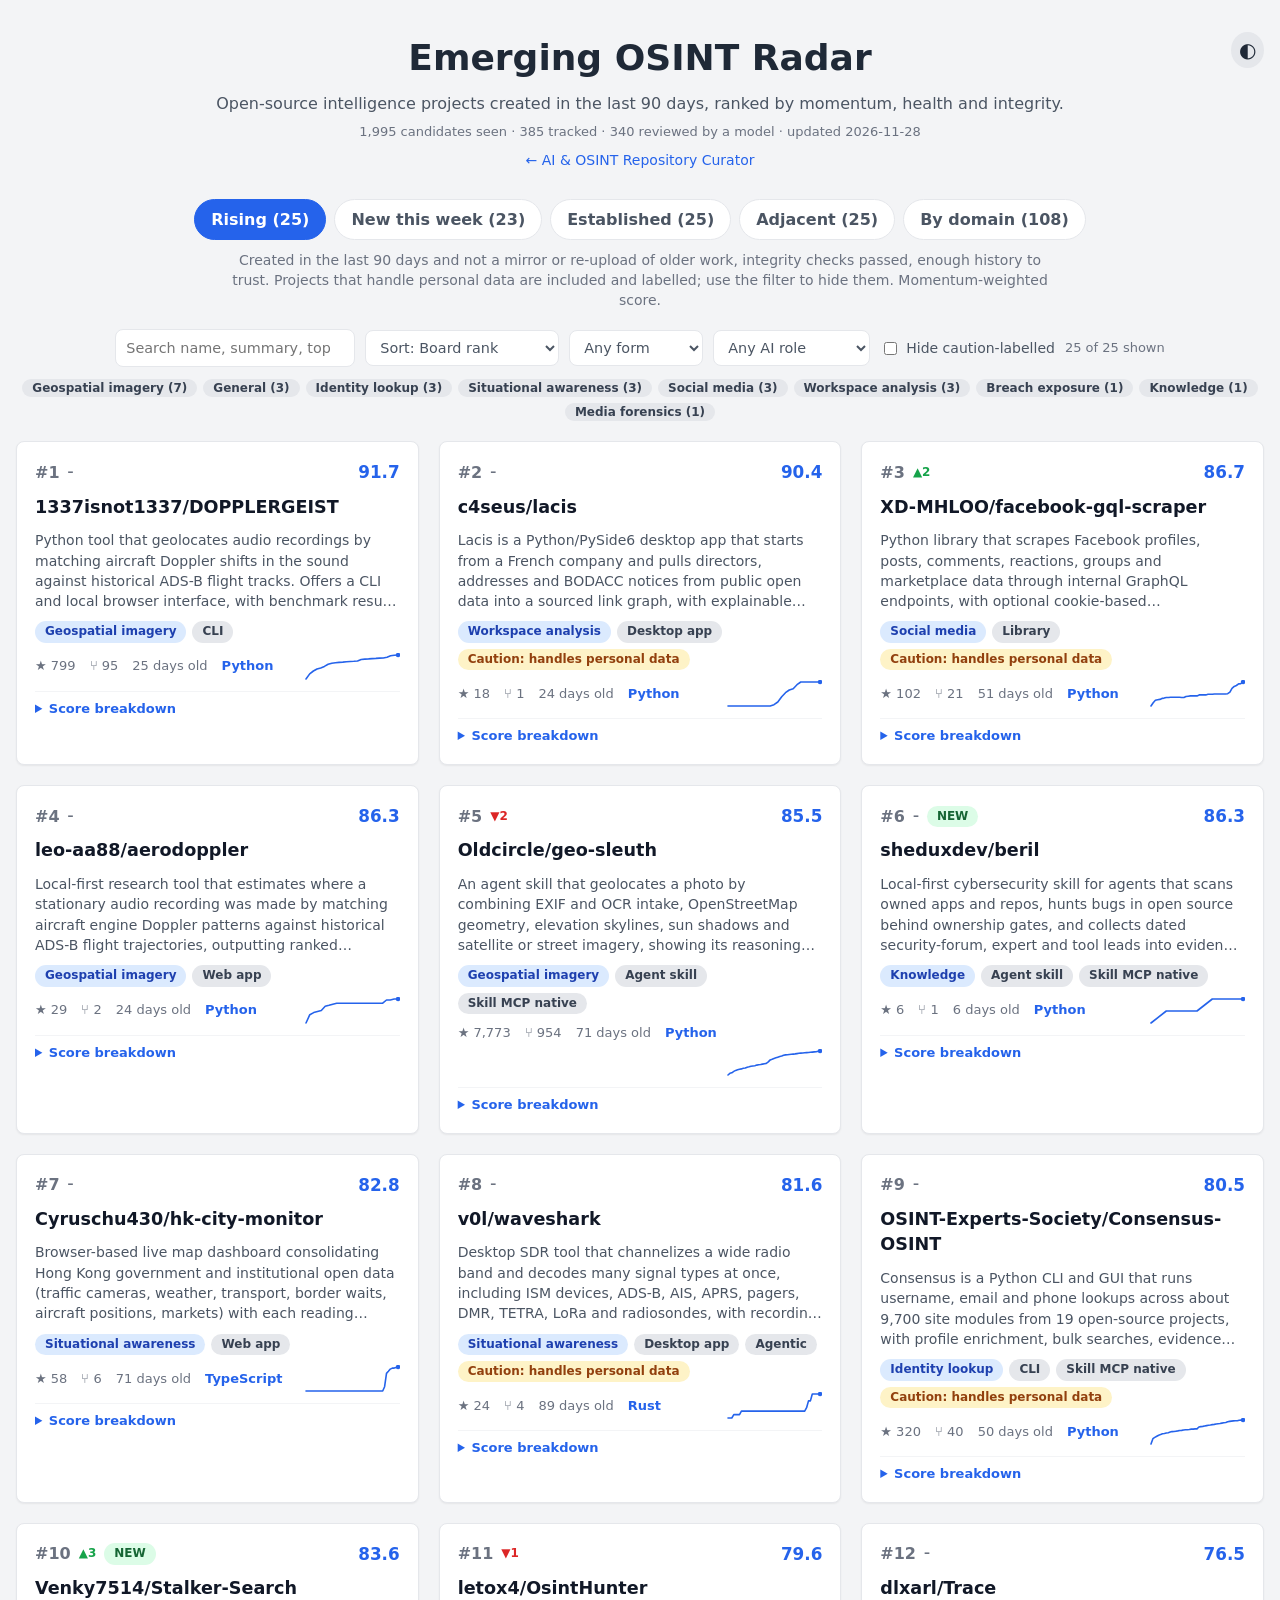
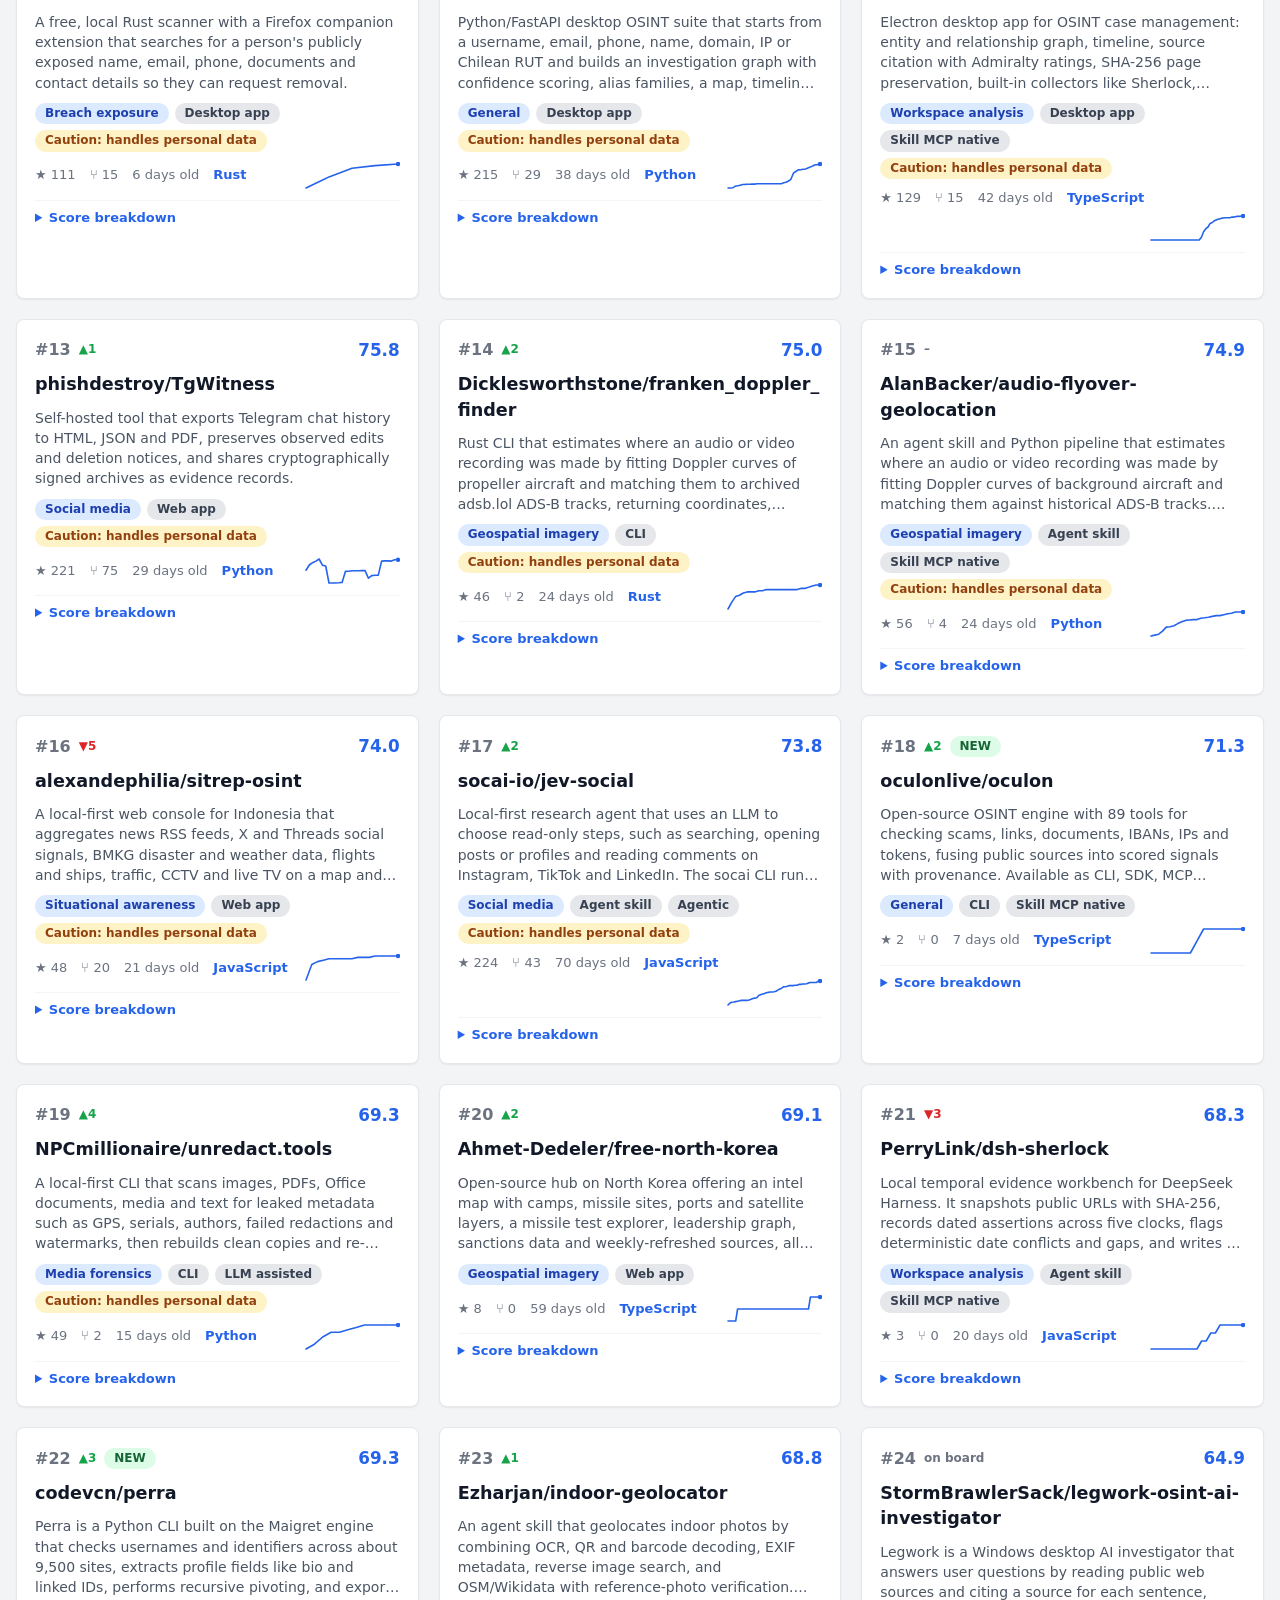
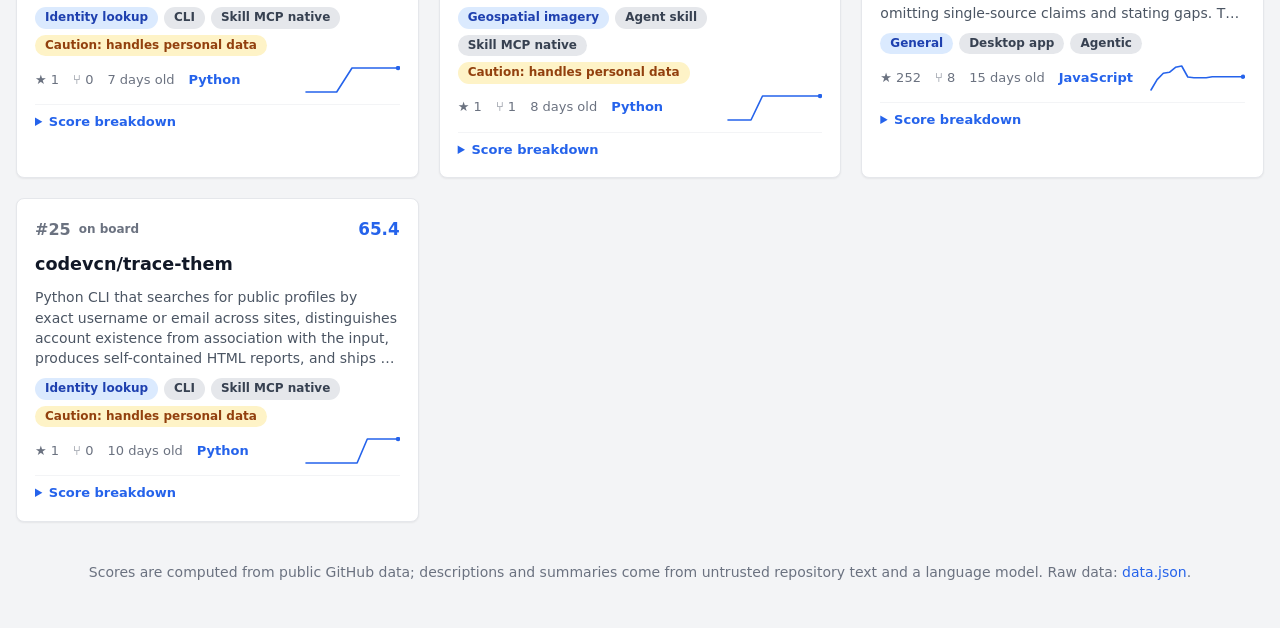
<file: docs/osint/index.html>
<!DOCTYPE html>
<html lang="en">
<head>
<meta charset="UTF-8">
<meta name="viewport" content="width=device-width, initial-scale=1.0">
<!-- The page is self-contained: the browser itself refuses any request to another origin. -->
<meta http-equiv="Content-Security-Policy" content="default-src 'none'; style-src 'unsafe-inline'; script-src 'unsafe-inline'; base-uri 'none'; form-action 'none'">
<title>Emerging OSINT Radar</title>
<style>:root { --bg:#f3f4f6; --card:#fff; --border:#e5e7eb; --divider:#f3f4f6; --title:#111827; --heading:#1f2937;
        --text:#4b5563; --muted:#6b7280; --faint:#9ca3af; --link:#2563eb; --accent:#2563eb;
        --chip-bg:#e5e7eb; --chip-fg:#374151; --domain-bg:#dbeafe; --domain-fg:#1e40af;
        --new-bg:#dcfce7; --new-fg:#166534; --warn-bg:#fef3c7; --warn-fg:#92400e; --bar:#e5e7eb; --toggle-bg:#e5e7eb; }
html.dark { --bg:#111827; --card:#1f2937; --border:#374151; --divider:#374151; --title:#f3f4f6; --heading:#f3f4f6;
            --text:#d1d5db; --muted:#9ca3af; --faint:#6b7280; --link:#60a5fa; --accent:#60a5fa;
            --chip-bg:#374151; --chip-fg:#e5e7eb; --domain-bg:#1e3a8a; --domain-fg:#bfdbfe;
            --new-bg:#14532d; --new-fg:#bbf7d0; --warn-bg:#78350f; --warn-fg:#fde68a; --bar:#374151; --toggle-bg:#374151; }
* { box-sizing:border-box; }
body { margin:0; background:var(--bg); color:var(--text); transition:background .3s, color .3s;
       font-family:ui-sans-serif,system-ui,-apple-system,"Segoe UI",Roboto,sans-serif; line-height:1.45; }
a { color:inherit; text-decoration:none; }
a:hover { color:var(--link); }
.container { max-width:1280px; margin:0 auto; padding:32px 16px; }
header { text-align:center; margin-bottom:28px; position:relative; }
h1 { margin:0; font-size:2.25rem; color:var(--heading); }
header p { margin:8px 0 0; }
.back { font-size:.875rem; }
.back a { color:var(--link); }
#theme-toggle { position:absolute; top:0; right:0; padding:8px; border:0; border-radius:50%; cursor:pointer;
                background:var(--toggle-bg); color:var(--heading); font-size:1.25rem; line-height:1; }
.muted { color:var(--muted); }
.small { font-size:.8125rem; }
.tabs { display:flex; flex-wrap:wrap; gap:8px; justify-content:center; margin-bottom:10px; }
.tab { border:1px solid var(--border); background:var(--card); color:var(--text); padding:8px 16px; border-radius:9999px;
       cursor:pointer; font:inherit; font-weight:600; }
.tab[aria-selected="true"] { background:var(--accent); border-color:var(--accent); color:#fff; }
.help { text-align:center; max-width:820px; margin:0 auto 18px; font-size:.875rem; }
.controls { display:flex; flex-wrap:wrap; gap:10px; align-items:center; justify-content:center; margin-bottom:12px; }
.controls input[type=search], .controls select { background:var(--card); color:var(--text); border:1px solid var(--border);
       border-radius:8px; padding:8px 10px; font:inherit; font-size:.9rem; }
.controls input[type=search] { min-width:240px; }
.check { font-size:.875rem; display:inline-flex; gap:6px; align-items:center; cursor:pointer; }
.chips { display:flex; flex-wrap:wrap; gap:6px; }
.filter-chips { justify-content:center; margin-bottom:20px; }
.chip { display:inline-block; background:var(--chip-bg); color:var(--chip-fg); font-size:.75rem; font-weight:600;
        padding:2px 10px; border-radius:9999px; border:0; font-family:inherit; }
.chip-domain { background:var(--domain-bg); color:var(--domain-fg); }
.chip-new { background:var(--new-bg); color:var(--new-fg); }
.chip-warn, .chip-caution { background:var(--warn-bg); color:var(--warn-fg); }
.chip-toggle { cursor:pointer; }
.chip-toggle[aria-pressed="true"] { background:var(--accent); color:#fff; }
.list { display:grid; gap:20px; grid-template-columns:1fr; }
@media (min-width:760px) { .list { grid-template-columns:repeat(2,1fr); } }
@media (min-width:1100px) { .list { grid-template-columns:repeat(3,1fr); } }
.group { grid-column:1/-1; margin:14px 0 0; font-size:1.15rem; color:var(--heading); border-bottom:1px solid var(--border); padding-bottom:4px; }
.empty { grid-column:1/-1; text-align:center; padding:48px 16px; background:var(--card); border-radius:8px; }
.card { display:flex; flex-direction:column; gap:10px; background:var(--card); border:1px solid var(--border); border-radius:8px;
        padding:18px; box-shadow:0 1px 2px rgba(0,0,0,.06); transition:box-shadow .3s; min-width:0; }
.card:hover { box-shadow:0 10px 15px rgba(0,0,0,.15); }
.card-head { display:flex; align-items:center; gap:8px; }
.rank { font-weight:700; color:var(--muted); }
.change { font-size:.75rem; font-weight:700; }
.change-up { color:#16a34a; } .change-down { color:#dc2626; } .change-same, .change-new { color:var(--muted); }
.score { margin-left:auto; font-weight:700; color:var(--accent); font-size:1.05rem; }
.card h3 { margin:0; font-size:1.1rem; color:var(--title); overflow-wrap:anywhere; }
.desc { margin:0; font-size:.875rem; display:-webkit-box; -webkit-line-clamp:4; -webkit-box-orient:vertical; overflow:hidden; }
.stats { display:flex; flex-wrap:wrap; align-items:center; gap:6px 14px; font-size:.8125rem; color:var(--muted); }
.lang { font-weight:600; color:var(--accent); }
.spark { color:var(--accent); margin-left:auto; }
.more { border-top:1px solid var(--divider); padding-top:8px; font-size:.8125rem; }
.more summary { cursor:pointer; color:var(--link); font-weight:600; }
.bars { display:grid; gap:4px; margin:8px 0; }
.bar-row { display:grid; grid-template-columns:128px 1fr 56px; gap:8px; align-items:center; }
.bar { height:8px; background:var(--bar); border-radius:4px; overflow:hidden; display:block; }
.bar-fill { display:block; height:100%; background:var(--accent); }
.bar-value { text-align:right; color:var(--muted); }
.notes ul { margin:4px 0 8px; padding-left:18px; }
footer { text-align:center; margin-top:40px; color:var(--muted); font-size:.875rem; }
footer a { color:var(--link); }
</style>
<script>
document.documentElement.classList.toggle('dark', (localStorage.getItem('theme') || (matchMedia('(prefers-color-scheme: dark)').matches ? 'dark' : 'light')) === 'dark');
</script>
</head>
<body>
<div class="container">
<header>
<h1>Emerging OSINT Radar</h1>
<p>Open-source intelligence projects created in the last <span id="window">90</span> days, ranked by momentum, health and integrity.</p>
<p class="muted small" id="stats"></p>
<p class="back"><a href="../">&larr; AI &amp; OSINT Repository Curator</a></p>
<button id="theme-toggle" type="button" aria-label="Toggle theme">&#9680;</button>
</header>
<main id="app"><p class="empty">Loading&hellip; (this page needs JavaScript)</p></main>
<footer>
<p>Scores are computed from public GitHub data; descriptions and summaries come from untrusted repository text and a language model. Raw data: <a href="data.json">data.json</a>.</p>
</footer>
</div>
<script type="application/json" id="osint-data">{"version":1,"generated":"2026-11-28T14:41:49+00:00","window_days":90,"stats":{"candidates":1995,"tracked":385,"reviewed":340},"has_previous":true,"boards":{"rising":[{"rank":1,"rank_change":0,"id":1443613311,"full_name":"1337isnot1337/DOPPLERGEIST","html_url":"https://github.com/1337isnot1337/DOPPLERGEIST","description":"Python tool for aircraft Doppler audio geolocation using historical ADS-B flight data (Source-available)","language":"Python","license":"NOASSERTION","topics":["acoustic-geolocation","ads-b","aircraft-tracking","airplane","audio-forensics","doppler-effect","doppler-shift","geolocation"],"created_at":"2026-11-02T23:54:01Z","age_days":25,"stars":799,"forks":95,"status":"emerging","scope":"core","domain":"geospatial-imagery","domain_secondary":"transport-sensor","form":"cli","ai_role":"none","summary":"Python tool that geolocates audio recordings by matching aircraft Doppler shifts in the sound against historical ADS-B flight tracks. Offers a CLI and local browser interface, with benchmark results and documentation.","strengths":["Concrete method with documented pipeline steps","Working CLI and local browser interface","Published validation examples with measured error"],"risks":["Source-available PolyForm Noncommercial license limits use","Specialised signal-processing approach with limited independent validation"],"reviewed":true,"readme_language":"en","sensitivity":"none","sensitivity_tags":[],"score":91.7,"rank_key":91.7,"confidence":1.0,"components":{"momentum":0.99,"activity":0.925,"maturity":0.75,"community":0.944,"utility":0.8},"integrity":{"mult":1.0,"flags":[]},"star_rate":16.0},{"rank":2,"rank_change":0,"id":1444935635,"full_name":"c4seus/lacis","html_url":"https://github.com/c4seus/lacis","description":"Desktop OSINT tool that maps French companies, their directors and addresses into a sourced link graph, and flags patterns worth a closer look.","language":"Python","license":"GPL-3.0","topics":["bodacc","company","company-data","desktop","desktop-app","desktop-application","francais","france"],"created_at":"2026-11-03T23:18:17Z","age_days":24,"stars":18,"forks":1,"status":"emerging","scope":"core","domain":"workspace-analysis","domain_secondary":"knowledge","form":"desktop-app","ai_role":"none","summary":"Lacis is a Python/PySide6 desktop app that starts from a French company and pulls directors, addresses and BODACC notices from public open data into a sourced link graph, with explainable rules flagging patterns such as mass domiciliation or phoenix companies.","strengths":["Sources every fact to the exact API response with date and SHA-256 fingerprint","Uses only public French open data (SIRENE, RNE, BODACC) with rate limiting and caching"],"risks":["Tracks directors and people across companies, which can enable personal profiling","Interface and docs are in French; 0.y version may change formats"],"reviewed":true,"readme_language":"en","sensitivity":"caution","sensitivity_tags":["personal-data-lookup"],"score":90.4,"rank_key":90.4,"confidence":1.0,"components":{"momentum":0.894,"activity":0.983,"maturity":1.0,"community":0.75,"utility":0.8},"integrity":{"mult":1.0,"flags":[]},"star_rate":0.714},{"rank":3,"rank_change":2,"id":1410186540,"full_name":"XD-MHLOO/facebook-gql-scraper","html_url":"https://github.com/XD-MHLOO/facebook-gql-scraper","description":"Scrape Facebook GraphQL data without an API key — profiles, posts, comments, reactions, groups, marketplace, advertisement, search_engine.","language":"Python","license":"MIT","topics":["facebook","facebook-ads","facebook-api","facebook-comments","facebook-data","facebook-graph-api","facebook-groups","facebook-marketplace-api"],"created_at":"2026-10-08T11:08:00Z","age_days":51,"stars":102,"forks":21,"status":"emerging","scope":"core","domain":"social-media","domain_secondary":"web-capture","form":"library","ai_role":"none","summary":"Python library that scrapes Facebook profiles, posts, comments, reactions, groups and marketplace data through internal GraphQL endpoints, with optional cookie-based authentication and automatic Doc ID rediscovery.","strengths":["Documented Python API with profile, post, comment and reactor models","Explicit anonymous and authenticated modes with stated limits","Automatic Doc ID recovery reduces breakage"],"risks":["Scraping private-platform data may violate Facebook terms of service","Authenticated mode uses session cookies, raising account-misuse concerns","Advertised lead-generation use suggests commercial scraping of individuals"],"reviewed":true,"readme_language":"en","sensitivity":"caution","sensitivity_tags":["personal-data-lookup","social-profile-extraction"],"score":86.7,"rank_key":86.7,"confidence":1.0,"components":{"momentum":0.977,"activity":0.844,"maturity":0.9,"community":0.432,"utility":0.8},"integrity":{"mult":1.0,"flags":[]},"star_rate":5.286},{"rank":4,"rank_change":0,"id":1444686489,"full_name":"leo-aa88/aerodoppler","html_url":"https://github.com/leo-aa88/aerodoppler","description":"Find out where an audio recording was made. Planes flying past leave a faint engine hum whose pitch drops as they go by. AeroDoppler compares those pitch changes with public records of where planes actually flew, and works out where the microphone must have been.","language":"Python","license":"MIT","topics":["acoustic-geolocation","acoustics","ads-b","adsb","adsb-lol","adsblol","aircraft-tracking","audio-analysis"],"created_at":"2026-11-03T18:33:42Z","age_days":24,"stars":29,"forks":2,"status":"emerging","scope":"core","domain":"geospatial-imagery","domain_secondary":"media-forensics","form":"web-app","ai_role":"none","summary":"Local-first research tool that estimates where a stationary audio recording was made by matching aircraft engine Doppler patterns against historical ADS-B flight trajectories, outputting ranked hypotheses with a relative fit score.","strengths":["Novel acoustic side-channel geolocation method with documented methodology","Honest benchmarks and stated limitations","Runs locally with consent acknowledgement and no upload"],"risks":["Research software with self-described unflattering results","Could be misused to locate recordings of others despite consent gating"],"reviewed":true,"readme_language":"en","sensitivity":"none","sensitivity_tags":[],"score":86.3,"rank_key":86.3,"confidence":1.0,"components":{"momentum":0.88,"activity":0.938,"maturity":1.0,"community":0.497,"utility":0.8},"integrity":{"mult":1.0,"flags":[]},"star_rate":0.571},{"rank":5,"rank_change":-2,"id":1375615157,"full_name":"Oldcircle/geo-sleuth","html_url":"https://github.com/Oldcircle/geo-sleuth","description":"An agent skill that finds where a photo was taken — OpenStreetMap geometry, elevation skylines, satellite imagery and street view — and shows its work. Works with Claude Code, Codex, Cursor, Gemini CLI, OpenCode and GitHub Copilot.","language":"Python","license":"MIT","topics":["agent-skills","ai-agents","claude-code","codex","computer-vision","cursor","gemini-cli","geoguessr"],"created_at":"2026-09-18T08:51:34Z","age_days":71,"stars":7773,"forks":954,"status":"emerging","scope":"core","domain":"geospatial-imagery","domain_secondary":"media-forensics","form":"agent-skill","ai_role":"skill-mcp-native","summary":"An agent skill that geolocates a photo by combining EXIF and OCR intake, OpenStreetMap geometry, elevation skylines, sun shadows and satellite or street imagery, showing its reasoning and camera pose.","strengths":["Clear pipeline of scripts for EXIF, OCR, sun, terrain and OSM analysis","Works across several AI agent platforms with a documented install","Transparent reasoning and evidence images"],"risks":["Requires agent and shell access to run scripts","Relies on external services for imagery and reverse search"],"reviewed":true,"readme_language":"en","sensitivity":"none","sensitivity_tags":[],"score":85.5,"rank_key":85.5,"confidence":1.0,"components":{"momentum":0.998,"activity":0.639,"maturity":0.7,"community":0.927,"utility":0.8},"integrity":{"mult":1.0,"flags":[]},"star_rate":57.286},{"rank":6,"rank_change":0,"id":1467118695,"full_name":"sheduxdev/beril","html_url":"https://github.com/sheduxdev/beril","description":"Cybersecurity intelligence skill: Camoufox forums, experts, tools, methods, evidence-linked dossiers.","language":"Python","license":"MIT","topics":["ai-agents","bugbounty","camoufox","claude-skills","cybersecurity","osint","pentesting","threat-intelligence"],"created_at":"2026-11-22T01:37:28Z","age_days":6,"stars":6,"forks":1,"status":"emerging","scope":"core","domain":"knowledge","domain_secondary":"web-capture","form":"agent-skill","ai_role":"skill-mcp-native","summary":"Local-first cybersecurity skill for agents that scans owned apps and repos, hunts bugs in open source behind ownership gates, and collects dated security-forum, expert and tool leads into evidence-linked dossiers via Camoufox.","strengths":["Dated, source-linked catalogs and dossiers","Ownership gates and scope controls before active probes","Labs and tests with local fixtures"],"risks":["Attack-line bug hunting could be misused despite gates","Mixed scope: much content is general pentesting rather than OSINT","Scraping sites that block plain HTTP clients"],"reviewed":true,"readme_language":"en","sensitivity":"none","sensitivity_tags":[],"score":86.3,"rank_key":84.7,"confidence":0.893,"components":{"momentum":0.857,"activity":0.967,"maturity":0.95,"community":0.55,"utility":null},"integrity":{"mult":1.0,"flags":[]},"star_rate":0.327},{"rank":7,"rank_change":0,"id":1375909717,"full_name":"Cyruschu430/hk-city-monitor","html_url":"https://github.com/Cyruschu430/hk-city-monitor","description":"Real-time situational-awareness dashboard for Hong Kong - one map, many official open data sources, no API keys in the client. Open source (AGPL-3.0); not a government system.","language":"TypeScript","license":"AGPL-3.0","topics":["agpl","cloudflare-workers","dashboard","deckgl","geospatial","gis","hong-kong","maplibre"],"created_at":"2026-09-18T13:27:23Z","age_days":71,"stars":58,"forks":6,"status":"emerging","scope":"core","domain":"situational-awareness","domain_secondary":"geospatial-imagery","form":"web-app","ai_role":"none","summary":"Browser-based live map dashboard consolidating Hong Kong government and institutional open data (traffic cameras, weather, transport, border waits, aircraft positions, markets) with each reading linked to its publisher. Static app with a whitelisted Cloudflare Worker proxy.","strengths":["Clear source catalogue with endpoints, cadence and licence in SOURCES.md","Every reading traceable to its publisher","No API keys in client bundle"],"risks":["Mostly a civic dashboard; OSINT framing is light","Proxy routes third-party data, so upstream terms must be respected"],"reviewed":true,"readme_language":"en","sensitivity":"none","sensitivity_tags":[],"score":82.8,"rank_key":82.8,"confidence":1.0,"components":{"momentum":0.969,"activity":0.769,"maturity":0.75,"community":0.453,"utility":0.8},"integrity":{"mult":1.0,"flags":[]},"star_rate":5.286},{"rank":8,"rank_change":0,"id":1351816093,"full_name":"v0l/waveshark","html_url":"https://github.com/v0l/waveshark","description":"Wireshark for the radio spectrum: channelize a wide span once, decode every signal in it at once","language":"Rust","license":"GPL-3.0","topics":["aprs","dmr","hackrf","limesdr","lora","osint","pocsag","radio"],"created_at":"2026-08-30T23:29:42Z","age_days":89,"stars":24,"forks":4,"status":"emerging","scope":"core","domain":"situational-awareness","domain_secondary":"transport-sensor","form":"desktop-app","ai_role":"agentic","summary":"Desktop SDR tool that channelizes a wide radio band and decodes many signal types at once, including ISM devices, ADS-B, AIS, APRS, pagers, DMR, TETRA, LoRa and radiosondes, with recording and an agent option.","strengths":["Decodes many protocols from one wide-band capture","Named decoders and bands with a clear install path","Passive reception of public transmissions"],"risks":["Intercepting TETRA and DMR traffic with decryption and key recovery raises legal concerns","Records voice and messages, which may capture private communications","Agent can transmit on radio, requiring licensing awareness"],"reviewed":true,"readme_language":"en","sensitivity":"caution","sensitivity_tags":["person-tracking"],"score":81.6,"rank_key":81.6,"confidence":1.0,"components":{"momentum":0.886,"activity":0.737,"maturity":0.85,"community":0.624,"utility":0.8},"integrity":{"mult":1.0,"flags":[]},"star_rate":0.571},{"rank":9,"rank_change":0,"id":1410624194,"full_name":"OSINT-Experts-Society/Consensus-OSINT","html_url":"https://github.com/OSINT-Experts-Society/Consensus-OSINT","description":"🔎 Username, email \u0026 phone OSINT — 9,700+ lookup checks from 19 projects, with profile enrichment, bulk searches, evidence graphs and expert-reviewed updates.","language":"Python","license":"GPL-3.0","topics":["bulk-search","cli","cybersecurity","cybersecurity-tools","digital-footprint","email-lookup","email-osint","graph-visualization"],"created_at":"2026-10-08T16:08:36Z","age_days":50,"stars":320,"forks":40,"status":"emerging","scope":"core","domain":"identity-lookup","domain_secondary":"workspace-analysis","form":"cli","ai_role":"skill-mcp-native","summary":"Consensus is a Python CLI and GUI that runs username, email and phone lookups across about 9,700 site modules from 19 open-source projects, with profile enrichment, bulk searches, evidence graphs, PDF reports and an MCP server for AI assistants.","strengths":["Large consolidated module set with a stated review process","Windows installer, PyPI package and source install options","Evidence graph and PDF reporting for investigations"],"risks":["Mass username and email lookups can enable profiling of private individuals","Claims of weekly expert review are unverified marketing"],"reviewed":true,"readme_language":"en","sensitivity":"caution","sensitivity_tags":["personal-data-lookup","social-profile-extraction"],"score":80.5,"rank_key":80.5,"confidence":1.0,"components":{"momentum":0.948,"activity":0.656,"maturity":0.75,"community":0.545,"utility":0.8},"integrity":{"mult":1.0,"flags":[]},"star_rate":2.714},{"rank":10,"rank_change":3,"id":1467294153,"full_name":"Venky7514/Stalker-Search","html_url":"https://github.com/Venky7514/Stalker-Search","description":"Local OSINT privacy scanner to find and remove your exposed personal data, documents, and contact leaks online before stalkers can find them.","language":"Rust","license":"MIT","topics":["cybersecurity","cybersecurity-tools","data-privacy","digital-footprint","firefox-extension","google-dorking","google-dorking-tool","google-dorks"],"created_at":"2026-11-22T06:50:16Z","age_days":6,"stars":111,"forks":15,"status":"emerging","scope":"core","domain":"breach-exposure","domain_secondary":"web-capture","form":"desktop-app","ai_role":"none","summary":"A free, local Rust scanner with a Firefox companion extension that searches for a person's publicly exposed name, email, phone, documents and contact details so they can request removal.","strengths":["Runs locally with stated zero telemetry","Concrete install steps for Linux, Windows and macOS","Clear defensive self-audit framing"],"risks":["Dual-use: name, email and phone dorking could be misused for stalking despite the disclaimer","Windows executable requires manual unblocking","Limited detail on data sources and limits in the README excerpt"],"reviewed":true,"readme_language":"en","sensitivity":"caution","sensitivity_tags":["breach-lookup","person-tracking","personal-data-lookup"],"score":83.6,"rank_key":79.8,"confidence":0.748,"components":{"momentum":0.994,"activity":0.901,"maturity":0.8,"community":0.29,"utility":0.6},"integrity":{"mult":1.0,"flags":[]},"star_rate":16.912},{"rank":11,"rank_change":-1,"id":1427714043,"full_name":"letox4/OsintHunter","html_url":"https://github.com/letox4/OsintHunter","description":"🎯 The ultimate OSINT toolkit: investigation graph, confidence scoring, alias families, map, timeline and reports. 49 modules, 400+ sites, no API keys required.","language":"Python","license":"MIT","topics":["chile","cybersecurity","fastapi","investigation","osint","osint-framework","osint-tool","python"],"created_at":"2026-10-21T00:43:34Z","age_days":38,"stars":215,"forks":29,"status":"emerging","scope":"core","domain":"general","domain_secondary":"identity-lookup","form":"desktop-app","ai_role":"none","summary":"Python/FastAPI desktop OSINT suite that starts from a username, email, phone, name, domain, IP or Chilean RUT and builds an investigation graph with confidence scoring, alias families, a map, timeline and reports. Claims 49 modules and 400+ username sites, no API keys required.","strengths":["Investigation graph with evidence-linked findings and confidence scoring","Broad coverage of identifier types including Chilean RUT","Windows executable and source build options"],"risks":["Username and profile lookups can enable tracking of private individuals","Marketing-heavy README with superlatives and no detailed legal section shown in digest","Limited verification of module accuracy from README alone"],"reviewed":true,"readme_language":"en","sensitivity":"caution","sensitivity_tags":["personal-data-lookup","social-profile-extraction"],"score":79.6,"rank_key":79.6,"confidence":1.0,"components":{"momentum":0.981,"activity":0.644,"maturity":0.7,"community":0.403,"utility":0.8},"integrity":{"mult":1.0,"flags":[]},"star_rate":6.714},{"rank":12,"rank_change":0,"id":1422773459,"full_name":"dlxarl/Trace","html_url":"https://github.com/dlxarl/Trace","description":"Local-First OSINT \u0026 Intelligence Investigation Platform","language":"TypeScript","license":"MIT","topics":["electron","osint","osint-tool","react","tools"],"created_at":"2026-10-16T23:34:30Z","age_days":42,"stars":129,"forks":15,"status":"emerging","scope":"core","domain":"workspace-analysis","domain_secondary":"identity-lookup","form":"desktop-app","ai_role":"skill-mcp-native","summary":"Electron desktop app for OSINT case management: entity and relationship graph, timeline, source citation with Admiralty ratings, SHA-256 page preservation, built-in collectors like Sherlock, Maigret and Holehe, local Markdown storage, and an MCP read-only interface.","strengths":["Local-first storage as plain Markdown files","Source preservation with SHA-256 hashes and Admiralty ratings","Named built-in collectors and graph analysis features"],"risks":["Bundles username and email lookup tools that can profile individuals","Feature list is extensive; hard to verify depth from README digest alone"],"reviewed":true,"readme_language":"en","sensitivity":"caution","sensitivity_tags":["personal-data-lookup"],"score":76.5,"rank_key":76.5,"confidence":1.0,"components":{"momentum":0.915,"activity":0.552,"maturity":0.75,"community":0.501,"utility":0.8},"integrity":{"mult":1.0,"flags":[]},"star_rate":1.286},{"rank":13,"rank_change":1,"id":1438904818,"full_name":"phishdestroy/TgWitness","html_url":"https://github.com/phishdestroy/TgWitness","description":"Telegram chat exporter \u0026 backup tool: export chat history to HTML, JSON, and PDF, preserve observed edits and deletion notices, and share cryptographically signed archives. Self-hosted OSINT \u0026 digital forensics workspace.","language":"Python","license":"MIT","topics":["chain-of-custody","chat-export","deleted-messages","dfir","digital-evidence","digital-forensics","ediscovery","evidence"],"created_at":"2026-10-29T20:06:18Z","age_days":29,"stars":221,"forks":75,"status":"emerging","scope":"core","domain":"social-media","domain_secondary":"media-forensics","form":"web-app","ai_role":"none","summary":"Self-hosted tool that exports Telegram chat history to HTML, JSON and PDF, preserves observed edits and deletion notices, and shares cryptographically signed archives as evidence records.","strengths":["Clear forensic purpose with chain-of-custody and signed archives","Demo workspace with fictional records and multilingual guides","Installer and self-hosted panel described"],"risks":["Capturing Telegram chats of others can enable monitoring of individuals","README gives limited detail on data sources and legal considerations","Install piped directly from remote shell script"],"reviewed":true,"readme_language":"en","sensitivity":"caution","sensitivity_tags":["person-tracking"],"score":75.8,"rank_key":75.8,"confidence":1.0,"components":{"momentum":0.985,"activity":1.0,"maturity":0.85,"community":0.603,"utility":0.6},"integrity":{"mult":0.85,"flags":["watchers_outlier"]},"star_rate":10.714},{"rank":14,"rank_change":2,"id":1444589029,"full_name":"Dicklesworthstone/franken_doppler_finder","html_url":"https://github.com/Dicklesworthstone/franken_doppler_finder","description":"Locate an audio or video recording from the Doppler curves of propeller aircraft, matched against archived ADS-B flight tracks. Rust, on frankenscipy and asupersync.","language":"Rust","license":"NOASSERTION","topics":["acoustics","ads-b","adsb","adsb-lol","aircraft","asupersync","audio-analysis","audio-forensics"],"created_at":"2026-11-03T17:03:54Z","age_days":24,"stars":46,"forks":2,"status":"emerging","scope":"core","domain":"geospatial-imagery","domain_secondary":"media-forensics","form":"cli","ai_role":"none","summary":"Rust CLI that estimates where an audio or video recording was made by fitting Doppler curves of propeller aircraft and matching them to archived adsb.lol ADS-B tracks, returning coordinates, confidence radius and map.","strengths":["Concrete CLI with documented commands and exit codes","Offline selftest and honest status with validation baseline","Clear defensive use guidance and credit to original method"],"risks":["Could be used to deanonymise location of recordings made by others","Pinned nightly toolchain and alpha status limit maturity","Method is reimplemented from a video without published code"],"reviewed":true,"readme_language":"en","sensitivity":"caution","sensitivity_tags":["breach-lookup","person-tracking"],"score":75.0,"rank_key":75.0,"confidence":1.0,"components":{"momentum":0.88,"activity":0.85,"maturity":0.5,"community":0.29,"utility":0.8},"integrity":{"mult":1.0,"flags":[]},"star_rate":0.571},{"rank":15,"rank_change":0,"id":1444762873,"full_name":"AlanBacker/audio-flyover-geolocation","html_url":"https://github.com/AlanBacker/audio-flyover-geolocation","description":"Locate where a recording was made from the Doppler curves of aircraft in its background, matched against ADS-B history. Agent skill + tested Python pipeline, English / 简体中文.","language":"Python","license":"MIT","topics":["acoustics","ads-b","agent-skills","audio-forensics","claude-skills","doppler","geolocation","osint"],"created_at":"2026-11-03T19:50:34Z","age_days":24,"stars":56,"forks":4,"status":"emerging","scope":"core","domain":"geospatial-imagery","domain_secondary":"media-forensics","form":"agent-skill","ai_role":"skill-mcp-native","summary":"An agent skill and Python pipeline that estimates where an audio or video recording was made by fitting Doppler curves of background aircraft and matching them against historical ADS-B tracks. Includes synthetic blind-test accuracy results and documented limitations.","strengths":["Tested Python pipeline with documented accuracy on synthetic blind tests","Clear method explanation and limitations section","Bilingual documentation and CI badge"],"risks":["Can locate a recording's microphone position, which raises privacy and surveillance concerns","Method derived from a video with no released code; independent implementation","Requires careful responsible-use framing to avoid misuse against individuals"],"reviewed":true,"readme_language":"en","sensitivity":"caution","sensitivity_tags":["breach-lookup","person-tracking"],"score":74.9,"rank_key":74.9,"confidence":1.0,"components":{"momentum":0.919,"activity":0.457,"maturity":0.9,"community":0.29,"utility":0.8},"integrity":{"mult":1.0,"flags":[]},"star_rate":1.143},{"rank":16,"rank_change":-5,"id":1448825551,"full_name":"alexandephilia/sitrep-osint","html_url":"https://github.com/alexandephilia/sitrep-osint","description":"A real-time intelligence dashboard integrating global news, social media monitoring (X \u0026 Threads), interactive geospatial visualization, disaster and weather tracking, market data, and live TV/CCTV feeds.","language":"JavaScript","license":"MIT","topics":["cctv-monitoring","environment","incident-analysis","incident-detection","incident-reporting","indonesia","mapping","news-aggregator"],"created_at":"2026-11-06T22:49:38Z","age_days":21,"stars":48,"forks":20,"status":"emerging","scope":"core","domain":"situational-awareness","domain_secondary":"social-media","form":"web-app","ai_role":"none","summary":"A local-first web console for Indonesia that aggregates news RSS feeds, X and Threads social signals, BMKG disaster and weather data, flights and ships, traffic, CCTV and live TV on a map and 3D globe.","strengths":["Many named open data sources (BMKG, ADS-B, AIS, FIRMS, Sentinel-2)","Documented limitations and honest scope"],"risks":["Scraping X and Threads may breach platform terms and is fragile","Live CCTV and TV proxying of third-party streams raises legal questions"],"reviewed":true,"readme_language":"en","sensitivity":"caution","sensitivity_tags":["social-profile-extraction"],"score":74.0,"rank_key":74.0,"confidence":1.0,"components":{"momentum":0.766,"activity":0.686,"maturity":1.0,"community":0.34,"utility":null},"integrity":{"mult":1.0,"flags":[]},"star_rate":0.143},{"rank":17,"rank_change":2,"id":1376303804,"full_name":"socai-io/jev-social","html_url":"https://github.com/socai-io/jev-social","description":"Open-source, local-first social media research agent for Instagram, TikTok, and LinkedIn. Jev routes read-only steps; socai CLI captures cited browser evidence.","language":"JavaScript","license":"MIT","topics":["agent-skills","ai-agents","browser-agent","browser-automation","decision-model","deep-research","instagram","jev"],"created_at":"2026-09-18T18:48:15Z","age_days":70,"stars":224,"forks":43,"status":"emerging","scope":"core","domain":"social-media","domain_secondary":"web-capture","form":"agent-skill","ai_role":"agentic","summary":"Local-first research agent that uses an LLM to choose read-only steps, such as searching, opening posts or profiles and reading comments on Instagram, TikTok and LinkedIn. The socai CLI runs them in the user's signed-in Chrome and returns cited evidence for reports.","strengths":["Local-first design with read-only operations and documented data flow","Produces source-cited reports with recorded example output","Open source with a tests badge and a stated release version"],"risks":["Runs through the user's logged-in browser sessions, which raises platform terms and account-safety concerns","Profile and comment extraction could be used to build dossiers on individuals","Heavy reliance on a separate socai CLI and an OpenRouter key"],"reviewed":true,"readme_language":"en","sensitivity":"caution","sensitivity_tags":["social-profile-extraction"],"score":73.8,"rank_key":73.8,"confidence":1.0,"components":{"momentum":0.905,"activity":0.295,"maturity":0.95,"community":0.698,"utility":0.6},"integrity":{"mult":1.0,"flags":[]},"star_rate":1.0},{"rank":18,"rank_change":2,"id":1466299425,"full_name":"oculonlive/oculon","html_url":"https://github.com/oculonlive/oculon","description":"Check before you trust. Open-source OSINT engine for people and AI agents: 89 live tools for scams, links, documents, IBANs, IPs and tokens, every answer with its sources. CLI, SDK, MCP, web, Telegram. Zero dependencies.","language":"TypeScript","license":"MIT","topics":["ai-agents","bgp","cli","cve","document-forensics","fact-checking","intelligence","llms-txt"],"created_at":"2026-11-21T07:32:46Z","age_days":7,"stars":2,"forks":0,"status":"emerging","scope":"core","domain":"general","domain_secondary":"situational-awareness","form":"cli","ai_role":"skill-mcp-native","summary":"Open-source OSINT engine with 89 tools for checking scams, links, documents, IBANs, IPs and tokens, fusing public sources into scored signals with provenance. Available as CLI, SDK, MCP server, web app and Telegram bot.","strengths":["Labels every fetch with source URL and freshness","Polite per-host rate limiting and documented provider limits","Zero runtime dependencies with CLI, SDK and MCP access"],"risks":["Promotional token and marketing-heavy README","Blockchain token tie-in may be a commercial incentive","Breadth across 89 tools makes depth of each hard to verify"],"reviewed":true,"readme_language":"en","sensitivity":"none","sensitivity_tags":[],"score":71.3,"rank_key":69.9,"confidence":0.904,"components":{"momentum":0.809,"activity":0.983,"maturity":0.95,"community":0.09,"utility":0.8},"integrity":{"mult":0.9,"flags":["new_owner_account"]},"star_rate":0.286},{"rank":19,"rank_change":4,"id":1455735866,"full_name":"NPCmillionaire/unredact.tools","html_url":"https://github.com/NPCmillionaire/unredact.tools","description":"See what your files leak (GPS, serials, authors, failed redactions, deleted text, watermarks), then scrub them.","language":"Python","license":null,"topics":["anonymity","cli","cybersecurity","digital-forensics","exif","exif-remover","exiftool","forensic"],"created_at":"2026-11-12T19:23:51Z","age_days":15,"stars":49,"forks":2,"status":"emerging","scope":"core","domain":"media-forensics","domain_secondary":"general","form":"cli","ai_role":"llm-assisted","summary":"A local-first CLI that scans images, PDFs, Office documents, media and text for leaked metadata such as GPS, serials, authors, failed redactions and watermarks, then rebuilds clean copies and re-scans them to verify.","strengths":["Runs locally with documented install script and tests","Clear scan and sanitize workflow with verification re-scan","Documents format support and limitations"],"risks":["Primarily a privacy/OPSEC scrubbing tool, so OSINT focus is partial","AI scene review features are described as unreliable"],"reviewed":true,"readme_language":"en","sensitivity":"caution","sensitivity_tags":["breach-lookup"],"score":69.3,"rank_key":69.3,"confidence":1.0,"components":{"momentum":0.865,"activity":0.967,"maturity":0.75,"community":0.407,"utility":0.8},"integrity":{"mult":0.85,"flags":["batch_publisher"]},"star_rate":0.429},{"rank":20,"rank_change":2,"id":1397134948,"full_name":"Ahmet-Dedeler/free-north-korea","html_url":"https://github.com/Ahmet-Dedeler/free-north-korea","description":"Open-source intelligence and human-rights hub on North Korea: intel map, missile test explorer, leadership graph, camps and verified data.","language":"TypeScript","license":"Apache-2.0","topics":["collaborate","community-exchange","education","geospatial","github-copilot","human-rights","learn","maplibre"],"created_at":"2026-09-30T06:07:49Z","age_days":59,"stars":8,"forks":0,"status":"emerging","scope":"core","domain":"geospatial-imagery","domain_secondary":"knowledge","form":"web-app","ai_role":"none","summary":"Open-source hub on North Korea offering an intel map with camps, missile sites, ports and satellite layers, a missile test explorer, leadership graph, sanctions data and weekly-refreshed sources, all with citations.","strengths":["Maps sourced satellite imagery and open datasets","Weekly automated source checks via GitHub Actions","Multilingual, Apache 2.0 licensed"],"risks":["Political advocacy framing may affect neutrality of data","Limited detail on methodology for verifying data in README excerpt"],"reviewed":true,"readme_language":"en","sensitivity":"none","sensitivity_tags":[],"score":69.1,"rank_key":69.1,"confidence":1.0,"components":{"momentum":0.685,"activity":0.788,"maturity":0.7,"community":0.405,"utility":0.8},"integrity":{"mult":1.0,"flags":[]},"star_rate":0.143},{"rank":21,"rank_change":-3,"id":1450208569,"full_name":"PerryLink/dsh-sherlock","html_url":"https://github.com/PerryLink/dsh-sherlock","description":"Sherlock-compatible public username checks for DeepSeek Harness.","language":"JavaScript","license":"Apache-2.0","topics":["deepseek-harness","dsh-plugin","osint","reconnaissance","sherlock","social-media","username"],"created_at":"2026-11-08T11:11:55Z","age_days":20,"stars":3,"forks":0,"status":"emerging","scope":"core","domain":"workspace-analysis","domain_secondary":"web-capture","form":"agent-skill","ai_role":"skill-mcp-native","summary":"Local temporal evidence workbench for DeepSeek Harness. It snapshots public URLs with SHA-256, records dated assertions across five clocks, flags deterministic date conflicts and gaps, and writes a local report. It does not issue verdicts or search for people.","strengths":["Clear, documented method with snapshot hashing and a query log","Respects robots gate and per-host delay during ingestion","Explicit boundaries: no verdicts and no people search"],"risks":["Name retained from a username-enumeration tool, which may confuse users","Legacy username tools section included in the same project","README digest is truncated, so some features are only partly verified"],"reviewed":true,"readme_language":"en","sensitivity":"none","sensitivity_tags":[],"score":68.3,"rank_key":68.3,"confidence":1.0,"components":{"momentum":0.685,"activity":0.75,"maturity":0.95,"community":0.14,"utility":null},"integrity":{"mult":1.0,"flags":[]},"star_rate":0.143},{"rank":22,"rank_change":3,"id":1466492504,"full_name":"codevcn/perra","html_url":"https://github.com/codevcn/perra","description":"Perra (Persona Radar) — OSINT username \u0026 identifier investigation CLI with global Windows installer, non-blocking updates, setup manager, and AI agent skills","language":"Python","license":"MIT","topics":["ai-agent","cli","cybersecurity","identification","information-gathering","infosec","investigation","osint"],"created_at":"2026-11-21T11:52:14Z","age_days":7,"stars":1,"forks":0,"status":"emerging","scope":"core","domain":"identity-lookup","domain_secondary":"social-media","form":"cli","ai_role":"skill-mcp-native","summary":"Perra is a Python CLI built on the Maigret engine that checks usernames and identifiers across about 9,500 sites, extracts profile fields like bio and linked IDs, performs recursive pivoting, and exports reports in several formats. It includes a Windows installer, update checks, ","strengths":["Clear identifier types and report formats documented","Setup manager and installer with SHA256 verification","Built on established Maigret engine"],"risks":["Profile extraction of individuals could enable doxxing-style dossiers","Update mechanism auto-checks GitHub releases in background"],"reviewed":true,"readme_language":"en","sensitivity":"caution","sensitivity_tags":["personal-data-lookup","social-profile-extraction"],"score":69.3,"rank_key":67.8,"confidence":0.902,"components":{"momentum":0.737,"activity":0.548,"maturity":1.0,"community":0.22,"utility":0.8},"integrity":{"mult":1.0,"flags":[]},"star_rate":0.15},{"rank":23,"rank_change":1,"id":1464912472,"full_name":"Ezharjan/indoor-geolocator","html_url":"https://github.com/Ezharjan/indoor-geolocator","description":"Agent skill for LLMs that finds where an indoor photo was taken: venue, address, lat/lon and a rules-capped confidence. Uses OCR, QR codes, fixed standards (sockets, signs), reverse image and social media search, OSM/Wikidata and reference-image verification, and leaves an auditable case folder.","language":"Python","license":"MIT","topics":["agent-skills","claude","claude-skills","cli","geoint","geolocation","image-geolocation","indoor-geolocation"],"created_at":"2026-11-20T02:58:26Z","age_days":8,"stars":1,"forks":1,"status":"emerging","scope":"core","domain":"geospatial-imagery","domain_secondary":"media-forensics","form":"agent-skill","ai_role":"skill-mcp-native","summary":"An agent skill that geolocates indoor photos by combining OCR, QR and barcode decoding, EXIF metadata, reverse image search, and OSM/Wikidata with reference-photo verification. Outputs venue, address, coordinates, confidence and an auditable case folder.","strengths":["Documented accuracy-first workflow with ranked hypotheses and rules-capped confidence","Concrete toolbox with named data sources and a sample output format","Auditable case folder with reasoning trail"],"risks":["Reverse image search and geolocating photos may be used to locate private venues or people","Dependence on model downloads from huggingface.co with SHA-256 check","Ethical and legal use depends on user; privacy section present"],"reviewed":true,"readme_language":"en","sensitivity":"caution","sensitivity_tags":["personal-data-lookup"],"score":68.8,"rank_key":67.6,"confidence":0.921,"components":{"momentum":0.766,"activity":0.638,"maturity":0.75,"community":0.23,"utility":0.8},"integrity":{"mult":1.0,"flags":[]},"star_rate":0.143},{"rank":24,"rank_change":null,"id":1456635592,"full_name":"StormBrawlerSack/legwork-osint-ai-investigator","html_url":"https://github.com/StormBrawlerSack/legwork-osint-ai-investigator","description":"AI OSINT investigator for Windows: ask a question in plain words and get an answer built from public sources, with a source on every sentence.","language":"JavaScript","license":"MIT","topics":["ai-agent","ai-investigator","citations","investigation","llm","osint","osint-tool","research-assistant"],"created_at":"2026-11-13T13:30:28Z","age_days":15,"stars":252,"forks":8,"status":"emerging","scope":"core","domain":"general","domain_secondary":"knowledge","form":"desktop-app","ai_role":"agentic","summary":"Legwork is a Windows desktop AI investigator that answers user questions by reading public web sources and citing a source for each sentence, omitting single-source claims and stating gaps. The README is mostly marketing and design notes, with little detail on data sources or usa","strengths":["Citation on every sentence aids verification","Clear purpose statement for a Windows OSINT assistant"],"risks":["README is largely marketing and design description with few technical details","Downloadable app is closed-looking; source code and data-source details unclear"],"reviewed":true,"readme_language":"en","sensitivity":"none","sensitivity_tags":[],"score":64.9,"rank_key":64.9,"confidence":1.0,"components":{"momentum":0.944,"activity":0.251,"maturity":0.7,"community":0.29,"utility":0.4},"integrity":{"mult":1.0,"flags":[]},"star_rate":3.0},{"rank":25,"rank_change":null,"id":1461720863,"full_name":"codevcn/trace-them","html_url":"https://github.com/codevcn/trace-them","description":"Evidence-aware public profile discovery by username and email, with Atlassian-styled HTML reports and Windows installer.","language":"Python","license":"MIT","topics":["ai-agent-skill","cli","gravatar","osint","python","username-search","windows"],"created_at":"2026-11-17T17:07:26Z","age_days":10,"stars":1,"forks":0,"status":"emerging","scope":"core","domain":"identity-lookup","domain_secondary":"social-media","form":"cli","ai_role":"skill-mcp-native","summary":"Python CLI that searches for public profiles by exact username or email across sites, distinguishes account existence from association with the input, produces self-contained HTML reports, and ships a Windows installer with AI agent skills.","strengths":["Clear usage examples and install paths documented","Evidence-aware results separating existence from association","Attributes upstream Sherlock and states MIT license"],"risks":["Username and email lookup of individuals can enable profiling","Package name unverified on PyPI","Heavily derived from Sherlock"],"reviewed":true,"readme_language":"en","sensitivity":"caution","sensitivity_tags":["personal-data-lookup","social-profile-extraction"],"score":65.4,"rank_key":64.7,"confidence":0.956,"components":{"momentum":0.685,"activity":0.574,"maturity":0.95,"community":0.09,"utility":0.8},"integrity":{"mult":1.0,"flags":[]},"star_rate":0.143}],"new":[{"rank":1,"rank_change":0,"id":1467118695,"full_name":"sheduxdev/beril","html_url":"https://github.com/sheduxdev/beril","description":"Cybersecurity intelligence skill: Camoufox forums, experts, tools, methods, evidence-linked dossiers.","language":"Python","license":"MIT","topics":["ai-agents","bugbounty","camoufox","claude-skills","cybersecurity","osint","pentesting","threat-intelligence"],"created_at":"2026-11-22T01:37:28Z","age_days":6,"stars":6,"forks":1,"status":"emerging","scope":"core","domain":"knowledge","domain_secondary":"web-capture","form":"agent-skill","ai_role":"skill-mcp-native","summary":"Local-first cybersecurity skill for agents that scans owned apps and repos, hunts bugs in open source behind ownership gates, and collects dated security-forum, expert and tool leads into evidence-linked dossiers via Camoufox.","strengths":["Dated, source-linked catalogs and dossiers","Ownership gates and scope controls before active probes","Labs and tests with local fixtures"],"risks":["Attack-line bug hunting could be misused despite gates","Mixed scope: much content is general pentesting rather than OSINT","Scraping sites that block plain HTTP clients"],"reviewed":true,"readme_language":"en","sensitivity":"none","sensitivity_tags":[],"score":86.3,"rank_key":84.7,"confidence":0.893,"components":{"momentum":0.857,"activity":0.967,"maturity":0.95,"community":0.55,"utility":null},"integrity":{"mult":1.0,"flags":[]},"star_rate":0.327},{"rank":2,"rank_change":0,"id":1467294153,"full_name":"Venky7514/Stalker-Search","html_url":"https://github.com/Venky7514/Stalker-Search","description":"Local OSINT privacy scanner to find and remove your exposed personal data, documents, and contact leaks online before stalkers can find them.","language":"Rust","license":"MIT","topics":["cybersecurity","cybersecurity-tools","data-privacy","digital-footprint","firefox-extension","google-dorking","google-dorking-tool","google-dorks"],"created_at":"2026-11-22T06:50:16Z","age_days":6,"stars":111,"forks":15,"status":"emerging","scope":"core","domain":"breach-exposure","domain_secondary":"web-capture","form":"desktop-app","ai_role":"none","summary":"A free, local Rust scanner with a Firefox companion extension that searches for a person's publicly exposed name, email, phone, documents and contact details so they can request removal.","strengths":["Runs locally with stated zero telemetry","Concrete install steps for Linux, Windows and macOS","Clear defensive self-audit framing"],"risks":["Dual-use: name, email and phone dorking could be misused for stalking despite the disclaimer","Windows executable requires manual unblocking","Limited detail on data sources and limits in the README excerpt"],"reviewed":true,"readme_language":"en","sensitivity":"caution","sensitivity_tags":["breach-lookup","person-tracking","personal-data-lookup"],"score":83.6,"rank_key":79.8,"confidence":0.748,"components":{"momentum":0.994,"activity":0.901,"maturity":0.8,"community":0.29,"utility":0.6},"integrity":{"mult":1.0,"flags":[]},"star_rate":16.912},{"rank":3,"rank_change":3,"id":1468195957,"full_name":"Kalakkalx/KeryxOSINT","html_url":"https://github.com/Kalakkalx/KeryxOSINT","description":"Created by Kalakkalx at Hollowboat, KeryxOSINT is a free, local-first OSINT and digital forensics workstation for transparent identity reconnaissance. Operating locally without cloud or paid APIs, it correlates 750+ username, 340+ email, phone, and social sources via dHash matching, Git forensics, and SHA-256 evidence vaults.","language":"HTML","license":"MIT","topics":["digital-forensics","flask","hollowboat","keryxosint","osint","python","sqlite"],"created_at":"2026-11-23T02:28:36Z","age_days":5,"stars":21,"forks":1,"status":"emerging","scope":"core","domain":"identity-lookup","domain_secondary":"media-forensics","form":"web-app","ai_role":"none","summary":"KeryxOSINT is a local Flask and SQLite workstation that claims to correlate username, email, phone and social sources, with dHash image matching, Git forensics and SHA-256 evidence vaults. The README is a short placeholder with a 'v1.0 drops' teaser and little usage detail.","strengths":["Runs locally without paid APIs","Describes evidence hashing for chain of custody"],"risks":["README is a teaser with little verifiable detail","Marketing-style claims about source counts are unsupported","Identity reconnaissance could be misused for profiling individuals"],"reviewed":true,"readme_language":"en","sensitivity":"caution","sensitivity_tags":["person-tracking","social-profile-extraction"],"score":65.7,"rank_key":62.8,"confidence":0.807,"components":{"momentum":0.952,"activity":0.645,"maturity":0.2,"community":0.29,"utility":0.4},"integrity":{"mult":1.0,"flags":[]},"star_rate":3.308},{"rank":4,"rank_change":3,"id":1466798884,"full_name":"omaer1438-jpg/Nightglass","html_url":"https://github.com/omaer1438-jpg/Nightglass","description":"Windows desktop OSINT workbench: 28 safe lookup modules, a 400+ tool catalog, local cases, an investigation board and hash-sealed reports. PySide6.","language":"Python","license":null,"topics":["investigation","osint","pyside6","python","security-tools"],"created_at":"2026-11-21T17:38:55Z","age_days":6,"stars":2,"forks":0,"status":"emerging","scope":"core","domain":"general","domain_secondary":"workspace-analysis","form":"desktop-app","ai_role":"none","summary":"Windows PySide6 desktop app that organizes a catalog of 400+ OSINT tools, runs 28 built-in lookup modules, keeps local encrypted cases, maps findings on an investigation board and exports hash-sealed reports.","strengths":["Local case storage with database encryption and documented install steps","Consent prompt before external lookups and responsible-use guidance","Pinned tool hashes and clear optional tool setup"],"risks":["Includes username and person lookup modules that could enable profiling if misused","Relies on third-party tools installed separately","Limited evidence of ongoing maintenance activity"],"reviewed":true,"readme_language":"en","sensitivity":"caution","sensitivity_tags":["personal-data-lookup"],"score":62.3,"rank_key":60.8,"confidence":0.898,"components":{"momentum":0.836,"activity":0.264,"maturity":0.7,"community":0.09,"utility":0.8},"integrity":{"mult":1.0,"flags":[]},"star_rate":0.299},{"rank":5,"rank_change":3,"id":1471376111,"full_name":"Ghongha007/osint-visuals","html_url":"https://github.com/Ghongha007/osint-visuals","description":"Evidence graphics for OSINT, made by your AI agent: ship and flight tracks that flag signal gaps, shadow diagrams that test a claimed time, 3D scene dioramas, locator maps, satellite before/after sliders, scroll stories and source-linked networks. Agent Skills for Claude Code, Codex, Cursor and more. One HTML file per graphic, sources included.","language":"Python","license":"MIT","topics":["agent-skills","ais","chronolocation","claude-code","data-journalism","geolocation","maplibre","maps"],"created_at":"2026-11-25T06:41:17Z","age_days":3,"stars":4,"forks":3,"status":"emerging","scope":"core","domain":"geospatial-imagery","domain_secondary":"media-forensics","form":"agent-skill","ai_role":"skill-mcp-native","summary":"Agent Skills that turn OSINT inputs such as AIS/ADS-B tracks, sun-position shadows, OpenStreetMap scenes, satellite imagery and source networks into single-file HTML evidence graphics with sources included.","strengths":["Concrete outputs with export formats documented","Standard library only, no API keys required","Built-in sources and limits in the graphics"],"risks":["Ship and flight track analysis could be misused for tracking individuals if misapplied","Young project with unverified maintenance signals"],"reviewed":true,"readme_language":"en","sensitivity":"none","sensitivity_tags":[],"score":65.4,"rank_key":59.9,"confidence":0.633,"components":{"momentum":0.873,"activity":0.618,"maturity":0.85,"community":0.456,"utility":0.8},"integrity":{"mult":0.85,"flags":["batch_publisher"]},"star_rate":0.275},{"rank":6,"rank_change":4,"id":1467711955,"full_name":"MaypenCS/tracefind","html_url":"https://github.com/MaypenCS/tracefind","description":"“OSINT username sweep across 460+ sites + breach checks. By Maypen Cybersecurity.”","language":"Python","license":"MIT","topics":["breach-check","cybersecurity","fastapi","osint","react","username-search"],"created_at":"2026-11-22T15:42:44Z","age_days":5,"stars":2,"forks":0,"status":"emerging","scope":"core","domain":"identity-lookup","domain_secondary":"breach-exposure","form":"web-app","ai_role":"none","summary":"Web app that sweeps a username across 460+ sites and checks emails against breach databases (XposedOrNot free, HIBP, Dehashed, Intelligence X). Produces exposure reports, history tracking and domain email/security checks.","strengths":["Clear setup with run scripts and stated Python version","Documents rate limits and licensing for XposedOrNot and HIBP","Email results gated behind verification code and domain checks gated behind ownership proof"],"risks":["Username sweeps and breach lookups can target private individuals","Public-website mode could enable misuse at scale","Relies on third-party sites whose terms may restrict scraping"],"reviewed":true,"readme_language":"en","sensitivity":"caution","sensitivity_tags":["breach-lookup","social-profile-extraction"],"score":57.2,"rank_key":54.4,"confidence":0.814,"components":{"momentum":0.84,"activity":0.39,"maturity":0.6,"community":0.09,"utility":0.8},"integrity":{"mult":0.9,"flags":["new_owner_account"]},"star_rate":0.314},{"rank":7,"rank_change":2,"id":1473415049,"full_name":"00UtKu00/skyquake","html_url":"https://github.com/00UtKu00/skyquake","description":"Track re-entering space debris with public seismometer networks: trajectory, speed and debris corridor from sonic booms, with honest error bars.","language":"Python","license":"AGPL-3.0","topics":["obspy","osint","python","reentry","seismology","sonic-boom","space-debris","space-situational-awareness"],"created_at":"2026-11-26T16:31:48Z","age_days":1,"stars":1,"forks":0,"status":"emerging","scope":"core","domain":"transport-sensor","domain_secondary":"situational-awareness","form":"cli","ai_role":"none","summary":"Python tool that estimates re-entering space debris trajectory, heading, speed and debris corridor from sonic-boom signals in public seismometer networks, with uncertainty estimates. Pre-alpha, validated on two real events.","strengths":["Uses open FDSN seismic archives with documented validation against real events","Honest reporting of uncertainty and limits"],"risks":["Pre-alpha; speed poorly constrained on first real event","Noisy picking, about half of picks rejected"],"reviewed":true,"readme_language":"en","sensitivity":"none","sensitivity_tags":[],"score":60.5,"rank_key":52.5,"confidence":0.47,"components":{"momentum":0.55,"activity":0.628,"maturity":0.95,"community":0.09,"utility":0.8},"integrity":{"mult":1.0,"flags":[]},"star_rate":0.054},{"rank":8,"rank_change":null,"id":1475288220,"full_name":"walnutou/GRASINT","html_url":"https://github.com/walnutou/GRASINT","description":"Photo geolocation desktop app: estimate where a photo was taken using EXIF, GeoCLIP, OpenStreetMap, SunCalc and local model weights. Image OSINT, AGPL-3.0.","language":"Python","license":"AGPL-3.0","topics":["desktop-app","exif","geolocation","image-forensics","image-geolocation","openstreetmap","osint","photo-geolocation"],"created_at":"2026-11-28T06:40:49Z","age_days":0,"stars":1,"forks":0,"status":"emerging","scope":"core","domain":"geospatial-imagery","domain_secondary":"media-forensics","form":"desktop-app","ai_role":"llm-assisted","summary":"Desktop app that estimates where a photo was taken by combining EXIF/GPS data, GeoCLIP model, OpenStreetMap, SunCalc sun and shadow analysis, and local model weights, with candidate locations and supporting or opposing arguments.","strengths":["Local processing with user-supplied API keys","Explains reasoning with candidates for and against","Clear installer and documented install steps"],"risks":["Large model downloads (~7 GB) and disk requirements","Licensing and disclaimer caveats on use of outputs"],"reviewed":true,"readme_language":"en","sensitivity":"none","sensitivity_tags":[],"score":61.8,"rank_key":52.4,"confidence":0.376,"components":{"momentum":0.604,"activity":1.0,"maturity":0.8,"community":0.152,"utility":0.8},"integrity":{"mult":0.9,"flags":["new_owner_account"]},"star_rate":0.07},{"rank":9,"rank_change":3,"id":1468801772,"full_name":"Ghongha007/usa-osint","html_url":"https://github.com/Ghongha007/usa-osint","description":"Public records, open data and tools for investigating the United States, every link checked by date","language":"Python","license":"NOASSERTION","topics":["awesome-list","investigative-journalism","open-source-intelligence","osint","public-records","united-states"],"created_at":"2026-11-23T13:27:20Z","age_days":5,"stars":13,"forks":1,"status":"emerging","scope":"core","domain":"knowledge","domain_secondary":"general","form":"document","ai_role":"none","summary":"A curated, date-checked list of 180 US public records, open data, research databases and tools for investigative journalism, grouped by topic with access, owner and check-date notes plus guidance on using records well.","strengths":["Clear access and ownership labels for each source","Explicit caveats on verification, archiving and name matching","Explicitly excludes people-search and personal-data lookups"],"risks":["Some links could not be reached by the checker","Federal sources may go offline; list depends on manual upkeep"],"reviewed":true,"readme_language":"en","sensitivity":"caution","sensitivity_tags":["breach-lookup","personal-data-lookup"],"score":54.4,"rank_key":51.4,"confidence":0.801,"components":{"momentum":0.932,"activity":0.335,"maturity":0.3,"community":0.29,"utility":0.8},"integrity":{"mult":0.85,"flags":["batch_publisher"]},"star_rate":1.909},{"rank":10,"rank_change":3,"id":1468906817,"full_name":"storm-lalo/tracelens","html_url":"https://github.com/storm-lalo/tracelens","description":"TraceLens - AI-powered OSINT investigation workspace with relationship graphs, risk scoring, drift alerts, and analyst-ready reports.","language":"TypeScript","license":"MIT","topics":["ai-tools","d3","nodejs","osint","react","security","threat-intelligence","typescript"],"created_at":"2026-11-23T14:55:29Z","age_days":4,"stars":1,"forks":0,"status":"emerging","scope":"core","domain":"workspace-analysis","domain_secondary":"infrastructure-asm","form":"web-app","ai_role":"llm-assisted","summary":"TraceLens is an OSINT investigation workspace that turns a target like a domain, IP, email or username into an entity graph with explainable risk scores, drift alerts and Markdown/HTML analyst reports. The default provider produces synthetic demo signals, and it offers a React UI","strengths":["Explainable scoring logic in one file","Clear ethics disclaimer and authorisation guidance","Typed architecture with CLI and UI"],"risks":["Default provider is synthetic, so real-world data coverage is unproven","Identity lookups on emails and usernames could support personal profiling","Early-stage project with limited documented data sources"],"reviewed":true,"readme_language":"en","sensitivity":"caution","sensitivity_tags":["breach-lookup","personal-data-lookup"],"score":51.9,"rank_key":48.9,"confidence":0.8,"components":{"momentum":0.483,"activity":0.449,"maturity":0.95,"community":0.09,"utility":0.6},"integrity":{"mult":1.0,"flags":[]},"star_rate":0.015},{"rank":11,"rank_change":null,"id":1474879253,"full_name":"ctdpnh7nhz-alt/UIIICRDE-PROJECT-","html_url":"https://github.com/ctdpnh7nhz-alt/UIIICRDE-PROJECT-","description":"UIIICRDE v4.0 — local-first C++20 forensic OSINT/GEOINT/MASINT workstation with 55 governed modules, dual-hash custody, VerumSeal dossiers and an isolated Venice AI investigator.","language":"C++","license":"NOASSERTION","topics":["cpp20","cybersecurity","ethical-source","forensics","geoint","investigation","masint","osint"],"created_at":"2026-11-27T20:28:48Z","age_days":0,"stars":1,"forks":0,"status":"emerging","scope":"core","domain":"general","domain_secondary":"workspace-analysis","form":"desktop-app","ai_role":"agentic","summary":"Local-first C++20 forensic workstation for lawful OSINT/GEOINT/MASINT investigations. It ingests evidence, hashes it twice, keeps an append-only custody chain, runs 55 modules, and exports tagged dossiers, with an isolated AI investigator.","strengths":["Local-first design with append-only custody chain and dual hashing","Documented build, install and API surface with tests","Clear labelling of observations versus model hypotheses"],"risks":["Broad multi-discipline scope makes module quality hard to verify from README alone","Ethical Source license and claims like 'telemetry zero' are self-asserted","Founder/lead identities and marketing badges are unverified"],"reviewed":true,"readme_language":"en","sensitivity":"caution","sensitivity_tags":["personal-data-lookup"],"score":58.0,"rank_key":48.7,"confidence":0.382,"components":{"momentum":0.562,"activity":0.635,"maturity":0.7,"community":0.152,"utility":0.8},"integrity":{"mult":1.0,"flags":[]},"star_rate":0.068},{"rank":12,"rank_change":2,"id":1467316958,"full_name":"tharunst17/The-Gods-Eye-View","html_url":"https://github.com/tharunst17/The-Gods-Eye-View","description":"God's Eye View: a spy satellite simulator in your browser, except the data is real. Live open source spatial intelligence on a photorealistic 3D globe.Made By @tharunst17","language":"JavaScript","license":"MIT","topics":["3d-globe","cesium","flight-tracking","geopatial","geospatial-intelligence","gis","osint","photogrammetry"],"created_at":"2026-11-22T07:26:24Z","age_days":6,"stars":1,"forks":0,"status":"emerging","scope":"core","domain":"situational-awareness","domain_secondary":"transport-sensor","form":"web-app","ai_role":"llm-assisted","summary":"A browser-based 3D globe that fuses live public data such as flight transponders, ship beacons, satellite orbits, seismographs and public cameras, with voice querying and modular data layers.","strengths":["Fuses many public live data sources on one globe","Open source with inspectable code and modular layers"],"risks":["Trademark and branding language in README is marketing-heavy","Some data (traffic, camera poses) is coarse or simulated, so outputs may mislead"],"reviewed":true,"readme_language":"en","sensitivity":"none","sensitivity_tags":[],"score":55.2,"rank_key":48.2,"confidence":0.533,"components":{"momentum":0.521,"activity":0.876,"maturity":0.9,"community":0.09,"utility":0.6},"integrity":{"mult":0.9,"flags":["new_owner_account"]},"star_rate":0.042},{"rank":13,"rank_change":3,"id":1468261920,"full_name":"m-wzx-crypto/llm-intel-agent","html_url":"https://github.com/m-wzx-crypto/llm-intel-agent","description":"面向 AI 产业链的本地优先情报工作台：多源采集、事件级去重、双时间轴、混合检索与预测复盘（个人非商业使用，商用需授权）","language":"Python","license":"NOASSERTION","topics":["ai-industry","data-pipeline","intelligence","knowledge-base","llm","macos","osint","python"],"created_at":"2026-11-23T03:57:27Z","age_days":5,"stars":1,"forks":0,"status":"emerging","scope":"core","domain":"situational-awareness","domain_secondary":"web-capture","form":"desktop-app","ai_role":"llm-assisted","summary":"A macOS, local-first SQLite workbench that collects AI-industry news from WeChat official accounts, company sites, brokerage reports, filings and SEC EDGAR, deduplicates events, runs hybrid search and trend detection, and tracks forecasts.","strengths":["Clear data pipeline with source health and rate-limit handling","Traceable conclusions linked to item IDs and snapshots","Data stays local with Keychain key storage"],"risks":["Scrapes WeChat and Xiaohongshu, which may breach platform terms","Primarily a personal workbench, non-commercial license restriction","Some people-search features touch personal-data lookup"],"reviewed":true,"readme_language":"zh","sensitivity":"caution","sensitivity_tags":["personal-data-lookup"],"score":49.0,"rank_key":46.1,"confidence":0.806,"components":{"momentum":0.463,"activity":0.554,"maturity":0.55,"community":0.09,"utility":0.8},"integrity":{"mult":1.0,"flags":[]},"star_rate":0.015},{"rank":14,"rank_change":1,"id":1471593837,"full_name":"OSINT-JOURNO/china-state-vessels","html_url":"https://github.com/OSINT-JOURNO/china-state-vessels","description":"An open, sourced list of Chinese state-linked vessels: research and survey ships, PLA intelligence and tracking ships, China Coast Guard cutters, and boats named sources identify as maritime militia. Every field cited and dated, militia labels attributed, identifiers checked against the ITU register. CSV, CC BY 4.0. By OSINT JOURNO.","language":"Python","license":"MIT","topics":["china","china-coast-guard","data-journalism","dataset","maritime","maritime-militia","open-data","osint"],"created_at":"2026-11-25T10:08:47Z","age_days":3,"stars":1,"forks":0,"status":"emerging","scope":"core","domain":"knowledge","domain_secondary":"situational-awareness","form":"document","ai_role":"none","summary":"A sourced, dated CSV dataset of 85 Chinese state-linked vessels (research/survey, PLA, China Coast Guard, and named maritime militia boats), with identifiers checked against the ITU register and militia labels attributed to their sources.","strengths":["Every field cited and dated with attributed militia labels","Identifiers cross-checked against ITU register","Open CC BY 4.0 licence and Hugging Face mirror"],"risks":["Maritime militia labels are contested and depend on third-party attribution","Many identifiers left blank due to limited public data","Dataset is a first release with no evident update history"],"reviewed":true,"readme_language":"en","sensitivity":"none","sensitivity_tags":[],"score":51.6,"rank_key":46.1,"confidence":0.631,"components":{"momentum":0.517,"activity":0.52,"maturity":0.6,"community":0.09,"utility":0.8},"integrity":{"mult":1.0,"flags":[]},"star_rate":0.033},{"rank":15,"rank_change":null,"id":1474921142,"full_name":"ashish7802/Ghostprint","html_url":"https://github.com/ashish7802/Ghostprint","description":"Open-source passive forensic intelligence platform for darknet attribution. Correlates 8 signals via Bayesian fusion with append-only chain-of-custody, RAM-only PDQ filtering, and Ed25519-signed dossiers.","language":"TypeScript","license":null,"topics":["attribution","bayesian-inference","chain-of-custody","cybersecurity","darknet-link-list","digital-forensics","ed25519","misp"],"created_at":"2026-11-27T21:25:31Z","age_days":0,"stars":1,"forks":0,"status":"emerging","scope":"core","domain":"dark-web","domain_secondary":"workspace-analysis","form":"web-app","ai_role":"none","summary":"A passive forensic workbench that correlates darknet vendor migrations and cybercrime clusters using eight signals with Bayesian fusion, append-only evidence storage, PDQ media filtering and Ed25519-signed dossiers.","strengths":["Documents concrete architecture: append-only SQLite/PostgreSQL triggers, RAM-only PDQ filtering","Explicit legal and ethical guardrails with human-in-the-loop review","Offers both local and Docker deployment options with a reproducible benchmark"],"risks":["Attribution of darknet vendors and actors carries deanonymisation and misattribution risk","Heavy marketing language (zero-mock, court-grade) with limited verified detail on data sources","Dependence on Tor and darknet data may raise legal exposure for users"],"reviewed":true,"readme_language":"en","sensitivity":"caution","sensitivity_tags":["person-tracking"],"score":54.6,"rank_key":45.3,"confidence":0.382,"components":{"momentum":0.566,"activity":0.586,"maturity":0.7,"community":0.09,"utility":0.6},"integrity":{"mult":1.0,"flags":[]},"star_rate":0.068},{"rank":16,"rank_change":null,"id":1475373439,"full_name":"xm2284/trace-atlas","html_url":"https://github.com/xm2284/trace-atlas","description":"中文个人数字足迹自查工作台。用 Docker 并行运行 Sherlock、Aliens Eye 和 Maigret，找回旧网名关联的公开账号与作品，查看逐站日志、足迹时间线和关系图谱。","language":"Python","license":null,"topics":["aliens-eye","chinese","digital-footprint","docker-compose","knowledge-graph","maigret","mindmap","osint"],"created_at":"2026-11-28T08:38:07Z","age_days":0,"stars":1,"forks":0,"status":"emerging","scope":"core","domain":"identity-lookup","domain_secondary":"general","form":"web-app","ai_role":"llm-assisted","summary":"Trace Atlas is a locally run Docker web app for self-audit of digital footprints. It runs Sherlock, Aliens Eye and Maigret in parallel on old usernames, logs per-site hits, and builds a timeline and relationship graph of confirmed accounts.","strengths":["Documents engine versions, directory sizes and query plan counts concretely","Explicit self-use purpose and warnings against doxxing","Keeps full per-site logs with source traceability"],"risks":["Phone, QQ and email matching is a personal-data lookup capability that could be misused","Relies on third-party username engines whose site lists may change","Chinese-language README only, limiting broader review"],"reviewed":true,"readme_language":"zh","sensitivity":"caution","sensitivity_tags":["personal-data-lookup"],"score":53.0,"rank_key":43.6,"confidence":0.375,"components":{"momentum":0.608,"activity":0.351,"maturity":0.65,"community":0.09,"utility":0.8},"integrity":{"mult":1.0,"flags":[]},"star_rate":0.07},{"rank":17,"rank_change":null,"id":1474716101,"full_name":"Dorayaki0122/huella-digital","html_url":"https://github.com/Dorayaki0122/huella-digital","description":"Herramienta web para auditar tu propia huella digital: busca tu nombre, usuarios, correos y teléfono en redes sociales, buscadores, foros y filtraciones de datos.","language":"Python","license":null,"topics":["cybersecurity","data-breach","digital-footprint","email-breach","fastapi","haveibeenpwned","huella-digital","javascript"],"created_at":"2026-11-27T17:21:25Z","age_days":0,"stars":1,"forks":0,"status":"emerging","scope":"core","domain":"breach-exposure","domain_secondary":"identity-lookup","form":"web-app","ai_role":"none","summary":"Web app that lets you audit your own digital footprint. Enter names, usernames, emails and phone numbers to check social networks, search engines, forums, and Have I Been Pwned breach data, then export a report.","strengths":["Clear self-audit purpose with documented install steps","Lists concrete sources such as Have I Been Pwned, GitHub, Gravatar and about 45 username sites","Explains API limits and optional keys"],"risks":["Breach and username checks on personal data could be misused for lookups on others","Relies on scraping Google through a third-party paid API"],"reviewed":true,"readme_language":"es","sensitivity":"caution","sensitivity_tags":["breach-lookup","personal-data-lookup"],"score":49.0,"rank_key":39.8,"confidence":0.384,"components":{"momentum":0.558,"activity":0.41,"maturity":0.45,"community":0.09,"utility":0.8},"integrity":{"mult":1.0,"flags":[]},"star_rate":0.067},{"rank":18,"rank_change":0,"id":1469294639,"full_name":"MauY-w/Identity-Search","html_url":"https://github.com/MauY-w/Identity-Search","description":"Outil gratuit d'OSINT pour Windows : retrouve un pseudo sur ~2000 plateformes, analyse e-mail, domaine, IP et téléphone, graphe d'enquête, rapports. Sans compte.","language":null,"license":null,"topics":["identity-search","osint","privacy","python","reconnaissance","social-media","username-search-tools","windows"],"created_at":"2026-11-23T20:51:01Z","age_days":4,"stars":1,"forks":0,"status":"emerging","scope":"core","domain":"identity-lookup","domain_secondary":"general","form":"desktop-app","ai_role":"none","summary":"Windows desktop OSINT app that finds a username across about 2000 platforms, analyses emails, domains, IPs and phone numbers, and builds a Maltego-style investigation graph with confidence-rated reports. Runs locally.","strengths":["Local processing with no account or API key required for core features","Control test to reduce false positives in username scans","Investigation graph with source and confidence tracking"],"risks":["Username and identity correlation can enable profiling of private individuals","Unsigned executable triggers SmartScreen warnings","Limited detail on data sources and legal considerations in the README"],"reviewed":true,"readme_language":"fr","sensitivity":"caution","sensitivity_tags":["personal-data-lookup","social-profile-extraction"],"score":41.6,"rank_key":37.5,"confidence":0.725,"components":{"momentum":0.5,"activity":0.573,"maturity":0.45,"community":0.09,"utility":null},"integrity":{"mult":0.9,"flags":["new_owner_account"]},"star_rate":0.023},{"rank":19,"rank_change":0,"id":1468333858,"full_name":"ishandutta2007/Awesome-Cyber-Reconnaissance-Threat-Intelligence","html_url":"https://github.com/ishandutta2007/Awesome-Cyber-Reconnaissance-Threat-Intelligence","description":"Top Cyber Reconnaissance Threat Intelligence (Opensource)  Star if you like it! ","language":null,"license":"MIT","topics":["attack-surface-management","awesome-list","curated-list","cybersecurity","osint","reconnaissance","threat-intelligence"],"created_at":"2026-11-23T05:36:29Z","age_days":5,"stars":1,"forks":0,"status":"emerging","scope":"core","domain":"knowledge","domain_secondary":"infrastructure-asm","form":"document","ai_role":"none","summary":"An awesome-style curated list of cyber reconnaissance, attack surface management and threat intelligence tools, mixing SaaS platforms and open-source GitHub projects, with a legal disclaimer. It is a directory rather than a tool.","strengths":["Broad curated coverage of recon and threat intel resources","Includes a legal disclaimer on authorized scanning"],"risks":["Mostly promotional framing with little concrete detail","Generic security list rather than focused OSINT curation","Tagline asks for stars, marketing-style content"],"reviewed":true,"readme_language":"en","sensitivity":"none","sensitivity_tags":[],"score":39.3,"rank_key":35.3,"confidence":0.734,"components":{"momentum":0.492,"activity":0.606,"maturity":0.4,"community":0.203,"utility":0.4},"integrity":{"mult":0.85,"flags":["batch_publisher"]},"star_rate":0.022},{"rank":20,"rank_change":0,"id":1468285174,"full_name":"namxely/Telegram-OSINT","html_url":"https://github.com/namxely/Telegram-OSINT","description":"Curated list of Telegram OSINT tools, analytics sites, bots, and investigation resources — refreshed links \u0026 bilingual EN/VI.","language":null,"license":null,"topics":["awesome-list","cybersecurity","investigation","osint","resources","telegram","threat-intelligence"],"created_at":"2026-11-23T04:30:14Z","age_days":5,"stars":1,"forks":0,"status":"emerging","scope":"core","domain":"knowledge","domain_secondary":"social-media","form":"document","ai_role":"none","summary":"A bilingual curated awesome-list of Telegram OSINT resources, including search engines, channel directories, ID lookup bots, archiving tools and related OSINT guides. It links to external tools rather than providing its own software.","strengths":["Bilingual EN/VI documentation","Organised by category with clear sections","Links to established OSINT resource collections"],"risks":["Includes ID lookup bots that may enable personal data lookups","Mostly links to third-party services whose status is unverified","Curated-link content may be copied from other lists"],"reviewed":true,"readme_language":"en","sensitivity":"caution","sensitivity_tags":["person-tracking","social-profile-extraction"],"score":37.9,"rank_key":35.0,"confidence":0.806,"components":{"momentum":0.467,"activity":0.348,"maturity":0.2,"community":0.09,"utility":0.6},"integrity":{"mult":1.0,"flags":[]},"star_rate":0.015},{"rank":21,"rank_change":0,"id":1472169766,"full_name":"vynzx/Github2Email","html_url":"https://github.com/vynzx/Github2Email","description":"Find the Email Address behing a Github account using the Official Github REST API.","language":"Python","license":null,"topics":["email","emailosint","ethical-osint","github","github-email","github-osint","legal","osint"],"created_at":"2026-11-25T18:09:53Z","age_days":2,"stars":1,"forks":0,"status":"emerging","scope":"core","domain":"identity-lookup","domain_secondary":"social-media","form":"cli","ai_role":"none","summary":"A Python command-line tool that queries the official GitHub REST API to find the email address associated with a GitHub user's public commits, using a username as input.","strengths":["Uses the official GitHub API rather than scraping","Clear CLI usage example and stated dependencies"],"risks":["Targets a private individual's email address, a personal data lookup","README gives little detail on output format or limits","Ethical disclaimer is generic"],"reviewed":true,"readme_language":"en","sensitivity":"caution","sensitivity_tags":["personal-data-lookup","social-profile-extraction"],"score":40.6,"rank_key":33.9,"confidence":0.555,"components":{"momentum":0.525,"activity":0.318,"maturity":0.55,"community":0.09,"utility":0.6},"integrity":{"mult":0.9,"flags":["new_owner_account"]},"star_rate":0.042},{"rank":22,"rank_change":0,"id":1470679790,"full_name":"Wantre/argus-lens","html_url":"https://github.com/Wantre/argus-lens","description":"Extension Chrome de recherche et d’enquête en sources ouvertes : métarecherche Web, Social et Savoir, 19 sources publiques, Spaces et exports.","language":"JavaScript","license":"NOASSERTION","topics":["browser-extension","chrome-extension","french","javascript","manifest-v3","metasearch","osint","search"],"created_at":"2026-11-24T19:13:43Z","age_days":3,"stars":1,"forks":0,"status":"emerging","scope":"core","domain":"general","domain_secondary":"web-capture","form":"browser-extension","ai_role":"none","summary":"French-language Manifest V3 Chrome extension that replaces the new tab page with a metasearch across 19 public sources (Wikipedia, Wikidata, GitHub, Mastodon, Bluesky, RDAP, Wayback CDX and more), with investigation Spaces, pivot graph and exports.","strengths":["Aggregates 19 public sources without API keys or accounts","Documents source status and includes a test function"],"risks":["Source health figures are measured from one datacenter IP and may differ for users","Chrome Web Store absent; installs as unpacked extension from a zip"],"reviewed":true,"readme_language":"fr","sensitivity":"none","sensitivity_tags":[],"score":37.5,"rank_key":32.1,"confidence":0.64,"components":{"momentum":0.512,"activity":0.453,"maturity":0.3,"community":0.09,"utility":null},"integrity":{"mult":0.9,"flags":["new_owner_account"]},"star_rate":0.032},{"rank":23,"rank_change":0,"id":1466971948,"full_name":"IMS-Holding-Group/TS-OSINT","html_url":"https://github.com/IMS-Holding-Group/TS-OSINT","description":"أداة بلغة Python للبحث في محركات البحث العامة (OSINT) تعتمد على مكتبة search_engines","language":"Python","license":null,"topics":["cybersecurity","group-project","osint","python"],"created_at":"2026-11-21T21:31:41Z","age_days":6,"stars":1,"forks":0,"status":"emerging","scope":"core","domain":"web-capture","domain_secondary":null,"form":"unknown","ai_role":"none","summary":"A Python group-project tool that queries public search engines for OSINT purposes using the search_engines library. No README or usage documentation is provided.","strengths":["Clear stated purpose in description","Uses an existing search engine library"],"risks":["No README or documentation","Likely a small student group project with uncertain maintenance"],"reviewed":true,"readme_language":"ar","sensitivity":"none","sensitivity_tags":[],"score":30.9,"rank_key":24.6,"confidence":0.582,"components":{"momentum":0.504,"activity":0.264,"maturity":0.0,"community":0.09,"utility":0.2},"integrity":{"mult":1.0,"flags":[]},"star_rate":0.028}],"established":[{"rank":1,"rank_change":0,"id":1317311010,"full_name":"cukierrro/Straznik","html_url":"https://github.com/cukierrro/Straznik","description":"Strażnik — nieoficjalne wczesne ostrzeganie o zagrożeniach powietrznych dla Polski. Fuzja sygnałów NEPTUN, mediów, RCB, ADS-B i PAŻP + aplikacja Android.","language":"JavaScript","license":"NOASSERTION","topics":["adsb","android","capacitor","early-warning","fastapi","maplibre","osint","poland"],"created_at":"2026-07-30T13:40:20Z","age_days":121,"stars":47,"forks":7,"status":"established","scope":"core","domain":"situational-awareness","domain_secondary":"transport-sensor","form":"web-app","ai_role":"none","summary":"Unofficial early-warning tool for Poland that fuses NEPTUN signals, media reports, RCB alerts, ADS-B aircraft tracking and PAŻP data into a map with an Android app and FastAPI backend. Public-data monitoring, not personal data.","strengths":["Combines several named open data sources into one live map","Detailed release notes and user manual linked"],"risks":["Unofficial alerts may be mistaken for authoritative warnings","README is mostly changelog; limited description of data-source limits and legal considerations"],"reviewed":true,"readme_language":"pl","sensitivity":"none","sensitivity_tags":[],"score":67.8,"rank_key":67.8,"confidence":1.0,"components":{"momentum":0.8,"activity":1.0,"maturity":0.55,"community":0.45,"utility":0.6},"integrity":{"mult":1.0,"flags":[]},"star_rate":0.143},{"rank":2,"rank_change":0,"id":1348970841,"full_name":"n11xY/n1xYosint","html_url":"https://github.com/n11xY/n1xYosint","description":"Async, plugin-based OSINT recon for usernames, emails, phones, names \u0026 domains — 260+ sources, evidence-linked accounts, confidence-scored. Linux · macOS · Windows","language":"Python","license":"GPL-3.0","topics":["asyncio","cli","cybersecurity","email-osint","investigation","kali-linux","osint","osint-framework"],"created_at":"2026-08-27T21:44:43Z","age_days":92,"stars":10,"forks":0,"status":"established","scope":"core","domain":"identity-lookup","domain_secondary":"breach-exposure","form":"cli","ai_role":"none","summary":"Async Python CLI that fans out username, email, phone, name and domain queries across 260+ sources, correlates findings into linked identities, scores confidence, and exports terminal, JSON, CSV, HTML or graph reports.","strengths":["Clear separation of confirmed versus probable results","Documented sources, export formats and install steps","Offline phone number parsing and site self-tests"],"risks":["Person lookup and breach checks on private individuals","Adult-site enumeration option"],"reviewed":true,"readme_language":"en","sensitivity":"caution","sensitivity_tags":["breach-lookup","personal-data-lookup"],"score":67.7,"rank_key":67.7,"confidence":1.0,"components":{"momentum":0.32,"activity":0.938,"maturity":0.95,"community":0.34,"utility":0.8},"integrity":{"mult":1.0,"flags":[]},"star_rate":0.0},{"rank":3,"rank_change":0,"id":1346554522,"full_name":"kzndotsh/watchdog","html_url":"https://github.com/kzndotsh/watchdog","description":"Watchdog (branding subject to change) is an open-source intelligence (OSINT) case management platform for small teams.","language":"TypeScript","license":"AGPL-3.0","topics":["ai","better-auth","effect-ts","evlog","investigation","investigative-journalism","open-source-intelligence","orpc"],"created_at":"2026-08-25T19:36:09Z","age_days":94,"stars":5,"forks":0,"status":"established","scope":"core","domain":"workspace-analysis","domain_secondary":"general","form":"web-app","ai_role":"none","summary":"Open-source case management platform for small OSINT teams. Lookup results are held as proposals that a person must accept before entering the case graph, with export regenerated from the graph. Pre-1.0.","strengths":["Human-in-the-loop acceptance of machine results supports defensible provenance","Clear architecture and stack documentation with CI and coverage badges"],"risks":["Pre-1.0 with schemas and API shapes changing without notice","Not hardened for multi-tenant or production deployment"],"reviewed":true,"readme_language":"en","sensitivity":"none","sensitivity_tags":[],"score":66.9,"rank_key":66.9,"confidence":1.0,"components":{"momentum":0.32,"activity":0.85,"maturity":0.9,"community":0.599,"utility":0.6},"integrity":{"mult":1.0,"flags":[]},"star_rate":0.0},{"rank":4,"rank_change":0,"id":1312144195,"full_name":"osintshifu/awesome-osint-repos","html_url":"https://github.com/osintshifu/awesome-osint-repos","description":"Continuously updated catalogue of open-source OSINT tools, skills, plugins, MCP servers, and agentic integrations.","language":"Python","license":"MIT","topics":["ai-osint","ai-scraping","awesome","awesome-list","deep-research","deep-research-agent","forensics","investigation"],"created_at":"2026-07-25T16:40:07Z","age_days":125,"stars":125,"forks":18,"status":"established","scope":"core","domain":"knowledge","domain_secondary":"general","form":"document","ai_role":"none","summary":"A continuously updated, hand-reviewed catalogue of OSINT tools, MCP servers, agent skills and agentic integrations, organised by category (identity, social media, web, geolocation, dark web and more) and by target input, with a CSV database.","strengths":["Large organised catalogue of about 489 projects across many OSINT categories","Browsable by target input and includes emerging and agentic AI sections","Provides a CSV database and timeline for tracking"],"risks":["Catalogue quality depends on maintenance; README counts suggest frequent updates but link rot is possible","Index itself does not provide tool functionality"],"reviewed":true,"readme_language":"en","sensitivity":"none","sensitivity_tags":[],"score":63.5,"rank_key":63.5,"confidence":1.0,"components":{"momentum":0.99,"activity":0.449,"maturity":0.55,"community":0.449,"utility":0.8},"integrity":{"mult":1.0,"flags":[]},"star_rate":2.0},{"rank":5,"rank_change":0,"id":1307849897,"full_name":"bobslayerX/crypttrace","html_url":"https://github.com/bobslayerX/crypttrace","description":"OSINT toolkit for crypto investigations: trace stolen funds across EVM chains, Bitcoin, Litecoin, Dogecoin, Tron, Solana and TON — evidence packs, exchange deposit detection, CLI and web UI","language":"Python","license":"MIT","topics":["bitcoin","blockchain","blockchain-forensics","cli","cryptocurrency","ethereum","osint","osint-python"],"created_at":"2026-07-21T15:29:59Z","age_days":129,"stars":31,"forks":3,"status":"established","scope":"core","domain":"crypto-financial","domain_secondary":"workspace-analysis","form":"cli","ai_role":"none","summary":"Open-source toolkit that pulls public on-chain history for suspicious crypto addresses across EVM chains, Bitcoin, Tron, Solana and TON, labels entities, scores risk, maps fund flows, and builds evidence packs. Has CLI and local web UI.","strengths":["Documented data sources and per-chain API key requirements","Explicit honest limitations section on pseudonymity and mixers","Offline selftest and CI badge"],"risks":["Tracing funds toward identification points may touch on deanonymisation of account holders","Ronin case example names a sanctioned actor; use should follow legal process"],"reviewed":true,"readme_language":"en","sensitivity":"caution","sensitivity_tags":["personal-data-lookup"],"score":59.8,"rank_key":59.8,"confidence":1.0,"components":{"momentum":0.32,"activity":0.647,"maturity":0.85,"community":0.54,"utility":1.0},"integrity":{"mult":0.9,"flags":["new_owner_account"]},"star_rate":0.0},{"rank":6,"rank_change":0,"id":1336352043,"full_name":"FadeHack/instagram-username-finder","html_url":"https://github.com/FadeHack/instagram-username-finder","description":"A responsible, open-source Instagram username availability scanner. Async CLI with bounded concurrency, rate-limit backoff, resumable scans, Docker and GitHub Actions support.","language":"Python","license":"MIT","topics":["aiohttp","asyncio","asyncio-python","cli","cli-tool","docker","instagram","instagram-api"],"created_at":"2026-08-16T20:51:09Z","age_days":103,"stars":17,"forks":15,"status":"established","scope":"core","domain":"identity-lookup","domain_secondary":"social-media","form":"cli","ai_role":"none","summary":"Async Python CLI that generates short Instagram usernames and checks public profile pages to flag names with no visible profile. Supports rate-limit backoff, resumable scans, and txt, json, or csv output. Results are candidates only and must be verified on Instagram.","strengths":["Documents clear limitations and that results are not guaranteed claimable","Resumable checkpoints and conservative UNKNOWN classification","Concrete example run and multiple output formats"],"risks":["Brute-force enumeration of platform accounts may conflict with Instagram terms of service","Usefulness for OSINT is limited; mainly a username availability tool","Scope is contestable since the purpose is registration availability rather than investigation"],"reviewed":true,"readme_language":"en","sensitivity":"caution","sensitivity_tags":["personal-data-lookup","social-profile-extraction"],"score":59.4,"rank_key":59.4,"confidence":1.0,"components":{"momentum":0.92,"activity":0.03,"maturity":0.95,"community":0.23,"utility":0.8},"integrity":{"mult":1.0,"flags":[]},"star_rate":0.286},{"rank":7,"rank_change":0,"id":1347034080,"full_name":"bayshier/awesome-osint-arsenal-zh","html_url":"https://github.com/bayshier/awesome-osint-arsenal-zh","description":"awesome-osint-arsenal 中文版：753 个 OSINT 与安全工具、50 个分类、一键安装脚本（译自 rawfilejson/awesome-osint-arsenal，MIT）","language":"Shell","license":"MIT","topics":["awesome-list","chinese","osint","osint-tools","pentesting","security-tools","termux","translation"],"created_at":"2026-08-26T07:20:08Z","age_days":94,"stars":65,"forks":11,"status":"established","scope":"core","domain":"knowledge","domain_secondary":"general","form":"document","ai_role":"none","summary":"Simplified Chinese translation of awesome-osint-arsenal, a curated list of about 753 OSINT and security tools in 50 categories, with installer scripts for Debian, Ubuntu, Kali, and Termux.","strengths":["Large categorized tool list with install commands","Named tools and one-command installers for several distributions"],"risks":["Mostly a translated copy of an upstream list rather than original work","Security-offensive tools mixed into the install bundles, outside OSINT scope","Link and install freshness depends on ongoing maintenance"],"reviewed":true,"readme_language":"zh","sensitivity":"none","sensitivity_tags":[],"score":57.3,"rank_key":57.3,"confidence":1.0,"components":{"momentum":0.95,"activity":0.096,"maturity":0.8,"community":0.37,"utility":0.6},"integrity":{"mult":1.0,"flags":[]},"star_rate":0.143},{"rank":8,"rank_change":0,"id":1307788746,"full_name":"KillaMeep/waypoint-osint","html_url":"https://github.com/KillaMeep/waypoint-osint","description":"Free, open-source desktop app that estimates where a photo was taken. Self-contained, Windows, no paid APIs.","language":"Rust","license":"MIT","topics":["computer-vision","desktop-app","directml","geoguessr","geoint","geolocation","geospatial","image-geolocation"],"created_at":"2026-07-21T14:26:03Z","age_days":130,"stars":9,"forks":2,"status":"established","scope":"core","domain":"geospatial-imagery","domain_secondary":"media-forensics","form":"desktop-app","ai_role":"agentic","summary":"Free, open-source Windows desktop app that estimates where a photo was taken using a PLONK neural model, sun-position checks, and matching against Mapillary, Street View and Panoramax imagery.","strengths":["Runs locally with no paid APIs, per its description","Clear multi-stage pipeline with documented sources and evidence per candidate","Explicit ethical-use section"],"risks":["Sends photos-derived lookups to third-party imagery services in refinement stages","Dual-use potential for locating people from photos"],"reviewed":true,"readme_language":"en","sensitivity":"none","sensitivity_tags":[],"score":55.6,"rank_key":55.6,"confidence":1.0,"components":{"momentum":0.68,"activity":0.087,"maturity":0.9,"community":0.29,"utility":0.8},"integrity":{"mult":1.0,"flags":[]},"star_rate":0.0},{"rank":9,"rank_change":0,"id":1432584558,"full_name":"forensicworks/hopline","html_url":"https://github.com/forensicworks/hopline","description":"Bitcoin investigation tools in your browser: follow the money, label wallets, flag patterns with reasons and write a verifiable report. Nothing to install, nothing stored on a server.","language":"JavaScript","license":"Apache-2.0","topics":["bitcoin","blockchain-analysis","blockchain-forensics","dfir","digital-forensics","esplora","graph-visualization","incident-response"],"created_at":"2026-10-24T20:50:41Z","age_days":34,"stars":3,"forks":1,"status":"established","scope":"core","domain":"crypto-financial","domain_secondary":"threat-intel","form":"web-app","ai_role":"none","summary":"A browser-based Bitcoin investigation tool that traces transactions and wallets via public block explorer APIs, applies heuristic analysis with stated reasons, uses sanctions and ransomware address lists, and exports verifiable reports locally.","strengths":["Runs fully in the browser with local-first data handling","Heuristic analysis explicitly marked as non-proof with reasons shown","Documented data sources with dates and sources file"],"risks":["Heuristic labels could be mistaken for attribution if misread","Dependence on third-party block explorer APIs"],"reviewed":true,"readme_language":"en","sensitivity":"none","sensitivity_tags":[],"score":54.8,"rank_key":54.8,"confidence":1.0,"components":{"momentum":0.32,"activity":0.833,"maturity":0.55,"community":0.603,"utility":0.8},"integrity":{"mult":0.9,"flags":["new_owner_account"]},"star_rate":0.0},{"rank":10,"rank_change":0,"id":1324679838,"full_name":"HackUnderway/instagram_detective","html_url":"https://github.com/HackUnderway/instagram_detective","description":"Instagram OSINT Framework to extract public profiles, posts, reels, comments, mentions, hashtags, and places from Instagram using the Apify API. 🕵🏽‍♂️","language":"Python","license":"MIT","topics":["api","apify","cybersecurity","instagram","osint","python"],"created_at":"2026-08-06T03:02:54Z","age_days":114,"stars":11,"forks":1,"status":"established","scope":"core","domain":"social-media","domain_secondary":"web-capture","form":"cli","ai_role":"none","summary":"CLI tool that uses the Apify instagram-scraper API to collect public Instagram profiles, posts, reels, comments, mentions, hashtags and places, saving JSON and TXT reports with timestamps.","strengths":["Clear CLI usage examples for each target type","Batch processing from TXT file and local timestamped reports","Lists dependencies and supported systems"],"risks":["Profile scraping of individuals could enable social profile extraction","Relies on a third-party paid scraping service and API key","Disclaimer is generic; limited discussion of legal or platform-terms considerations"],"reviewed":true,"readme_language":"en","sensitivity":"caution","sensitivity_tags":["personal-data-lookup","social-profile-extraction"],"score":51.3,"rank_key":51.3,"confidence":1.0,"components":{"momentum":0.8,"activity":0.0,"maturity":0.7,"community":0.29,"utility":0.8},"integrity":{"mult":1.0,"flags":[]},"star_rate":0.143},{"rank":11,"rank_change":0,"id":1319995142,"full_name":"UseOSINT/Skills","html_url":"https://github.com/UseOSINT/Skills","description":"28 OSINT Agent Skills that turn Cursor, Claude \u0026 AI coding agents into a full open-source intelligence platform — reconnaissance, attribution, GEOINT, breach checks \u0026 due diligence. Ethical, sourced, passive-first.","language":"Shell","license":"MIT","topics":["agent-skills","ai-agents","claude","claude-skills","cursor","cursor-skills","cybersecurity","digital-forensics"],"created_at":"2026-08-02T09:21:29Z","age_days":118,"stars":72,"forks":8,"status":"established","scope":"core","domain":"general","domain_secondary":null,"form":"agent-skill","ai_role":"skill-mcp-native","summary":"A set of 28 agent skills for Cursor and Claude that chain OSINT techniques such as WHOIS, DNS, certificate transparency, breach lookups, reverse image search and geolocation into sourced reports. Includes install script and reference material.","strengths":["Broad coverage across OSINT domains with 10 workflows and 18 techniques","Emphasises passive-first methodology and sourced, confidence-rated findings","Includes install script and reference cookbooks"],"risks":["Breach lookups and person-focused pivots could enable personal data lookup","Marketing-heavy README with illustrative rather than verified example output","Relies on third-party API keys for several tools"],"reviewed":true,"readme_language":"en","sensitivity":"caution","sensitivity_tags":["breach-lookup","personal-data-lookup"],"score":50.5,"rank_key":50.5,"confidence":1.0,"components":{"momentum":0.97,"activity":0.03,"maturity":0.65,"community":0.391,"utility":0.8},"integrity":{"mult":0.9,"flags":["new_owner_account"]},"star_rate":1.0},{"rank":12,"rank_change":0,"id":1302771042,"full_name":"k0nrd/COSINT","html_url":"https://github.com/k0nrd/COSINT","description":"Collaborative peer-to-peer OSINT investigation board — end-to-end encrypted, no server-side data, works offline. Desktop app for Windows \u0026 Linux.","language":"TypeScript","license":"MIT","topics":["crdt","desktop-app","electron","end-to-end-encryption","investigation","link-analysis","offline-first","osint"],"created_at":"2026-07-16T12:41:01Z","age_days":135,"stars":8,"forks":0,"status":"established","scope":"core","domain":"workspace-analysis","domain_secondary":null,"form":"desktop-app","ai_role":"none","summary":"COSINT is an offline-capable, peer-to-peer desktop investigation board for Windows and Linux. Analysts map entities, link them, grade sources, and collaborate in real time with end-to-end encryption and no server-side storage.","strengths":["Clear architecture with E2E encrypted P2P sync and no backend","Concrete features: entity taxonomy, Admiralty source grading, .trace export","Multilingual UI and offline and 100% local modes"],"risks":["Mostly case-management tooling rather than data collection","Tests and badges are self-reported; no independent verification of claims"],"reviewed":true,"readme_language":"en","sensitivity":"caution","sensitivity_tags":["personal-data-lookup"],"score":50.1,"rank_key":50.1,"confidence":1.0,"components":{"momentum":0.32,"activity":0.081,"maturity":0.95,"community":0.315,"utility":0.8},"integrity":{"mult":1.0,"flags":[]},"star_rate":0.0},{"rank":13,"rank_change":0,"id":1335308811,"full_name":"dRafaleD/The-Trackher","html_url":"https://github.com/dRafaleD/The-Trackher","description":"Open-source digital footprint cleaner and OSINT tool","language":"Python","license":"MIT","topics":["cli","cross-platform","cybersecurity","data-cleanup","digital-footprint","email-security","osint","privacy-tools"],"created_at":"2026-08-15T18:11:11Z","age_days":104,"stars":6,"forks":0,"status":"established","scope":"core","domain":"general","domain_secondary":"breach-exposure","form":"cli","ai_role":"none","summary":"Python CLI and GUI toolkit for reviewing parts of your own digital footprint: username and email account checks, HIBP breach exposure, search dorks, HTML/JSON reports, and local cleanup and secure deletion tools. Intended for accounts you own or have permission to check.","strengths":["Explicit ethics and usage policy","Dry-run support before destructive actions","Documents limitations of secure deletion and identity correlation"],"risks":["Username and email lookups could be misused against others despite the usage policy","Mixed scope: cleanup and deletion tools go beyond OSINT","README is partly truncated in the data"],"reviewed":true,"readme_language":"en","sensitivity":"caution","sensitivity_tags":["breach-lookup","social-profile-extraction"],"score":49.6,"rank_key":49.6,"confidence":1.0,"components":{"momentum":0.32,"activity":0.319,"maturity":1.0,"community":0.14,"utility":0.6},"integrity":{"mult":1.0,"flags":[]},"star_rate":0.0},{"rank":14,"rank_change":0,"id":1335456557,"full_name":"HackUnderway/CyberLeaks","html_url":"https://github.com/HackUnderway/CyberLeaks","description":"An OSINT tool to check if your emails have been compromised in data breaches using dual engines (Apify \u0026 RapidAPI). Includes an interactive menu, risk scoring, and report generation.","language":"Python","license":"MIT","topics":["cybersecurity","email-osint","ethical-hacking","osint","python","threat-intelligence","tool"],"created_at":"2026-08-15T22:10:23Z","age_days":104,"stars":17,"forks":1,"status":"established","scope":"core","domain":"breach-exposure","domain_secondary":"identity-lookup","form":"cli","ai_role":"none","summary":"A Python CLI that checks email addresses against breach data via Apify and RapidAPI (BreachDirectory) engines, scoring risk 0-100 and saving JSON/TXT reports, with batch email checking and password-leak lookup.","strengths":["Two named data sources with a clear CLI workflow","Exports JSON and TXT reports with risk scoring"],"risks":["Depends on paid third-party API keys","Breach and password lookup on individuals' emails raises privacy concerns","Disclaimer is generic with no detailed legal guidance"],"reviewed":true,"readme_language":"en","sensitivity":"caution","sensitivity_tags":["breach-lookup","personal-data-lookup"],"score":48.3,"rank_key":48.3,"confidence":1.0,"components":{"momentum":0.8,"activity":0.0,"maturity":0.7,"community":0.29,"utility":0.6},"integrity":{"mult":1.0,"flags":[]},"star_rate":0.143},{"rank":15,"rank_change":0,"id":1309616590,"full_name":"Gacut/OpenTrace","html_url":"https://github.com/Gacut/OpenTrace","description":"Offline desktop workspace for organizing OSINT investigations.","language":"Python","license":"MIT","topics":["desktop-application","investigation","offline","osint","pyside6","python"],"created_at":"2026-07-23T06:44:28Z","age_days":128,"stars":27,"forks":3,"status":"established","scope":"core","domain":"workspace-analysis","domain_secondary":"general","form":"desktop-app","ai_role":"none","summary":"OpenTrace is an offline Windows/Linux desktop app (PySide6) for organizing OSINT investigations with a visual board, tasks, sources, hypotheses, journal, SHA-256 integrity info, and portable case folders. No telemetry or accounts.","strengths":["Fully offline with no telemetry or accounts","Visual investigation board with relationships and exports","Tests in CI on Windows and Ubuntu"],"risks":["Early-stage project with limited documentation of data formats","Binary release targets Windows x64 only"],"reviewed":true,"readme_language":"en","sensitivity":"none","sensitivity_tags":[],"score":46.8,"rank_key":46.8,"confidence":1.0,"components":{"momentum":0.32,"activity":0.03,"maturity":1.0,"community":0.29,"utility":0.6},"integrity":{"mult":1.0,"flags":[]},"star_rate":0.0},{"rank":16,"rank_change":0,"id":1342167405,"full_name":"gorkemguler/MetaScout","html_url":"https://github.com/gorkemguler/MetaScout","description":"Open-source, cross-platform document discovery \u0026 metadata reconnaissance tool  a modern, Windows-free alternative to FOCA.","language":"Python","license":"MIT","topics":["cybersecurity","document-analysis","exiftool","information-gathering","metadata","metadata-analysis","osint","security-tools"],"created_at":"2026-08-21T19:43:10Z","age_days":98,"stars":12,"forks":2,"status":"established","scope":"core","domain":"media-forensics","domain_secondary":"web-capture","form":"cli","ai_role":"skill-mcp-native","summary":"MetaScout discovers PDF and Office documents published on a target domain via crawling, sitemaps, Wayback Machine, Common Crawl and dorking, then extracts metadata with ExifTool to report information leaks. Includes CLI, web UI, REST API and MCP server.","strengths":["Cross-platform successor to FOCA with clear install docs","Multiple discovery sources and CLI/web/API interfaces"],"risks":["Active scanning of target sites and PII content scanning raise misuse concerns","Dependence on ExifTool and search API keys"],"reviewed":true,"readme_language":"en","sensitivity":"caution","sensitivity_tags":["breach-lookup","personal-data-lookup"],"score":45.8,"rank_key":45.8,"confidence":1.0,"components":{"momentum":0.32,"activity":0.554,"maturity":0.9,"community":0.29,"utility":null},"integrity":{"mult":0.85,"flags":["batch_publisher"]},"star_rate":0.0},{"rank":17,"rank_change":0,"id":1310141028,"full_name":"Not-SockPuppet/anakrisis","html_url":"https://github.com/Not-SockPuppet/anakrisis","description":"Ethics-aware OSINT investigation planning, collection, and risk evaluation, delivered as an MCP server. Classification, risk tiers, hard stops, and defensible documentation — driven by local YAML doctrine.","language":"Python","license":"MIT","topics":["ai","ai-agent","automation","cli","cybersecurity","data-science","database","demo"],"created_at":"2026-07-23T16:20:42Z","age_days":127,"stars":9,"forks":0,"status":"established","scope":"core","domain":"general","domain_secondary":"workspace-analysis","form":"mcp-server","ai_role":"skill-mcp-native","summary":"An MCP server that helps plan OSINT investigations, classifies them, scores risk against local YAML doctrine, flags prohibited actions and scaffolds case documentation. Collection is performed by the connected model.","strengths":["Clear governance focus with risk tiers and hard stops","Documented Docker install and nine named tools","Deterministic local configuration with no server-side network calls"],"risks":["Collection is delegated to a cloud model, so downstream use depends on the user's model and conduct","Research persona usage could enable covert collection"],"reviewed":true,"readme_language":"en","sensitivity":"caution","sensitivity_tags":[],"score":45.3,"rank_key":45.3,"confidence":1.0,"components":{"momentum":0.32,"activity":0.03,"maturity":0.95,"community":0.277,"utility":0.6},"integrity":{"mult":1.0,"flags":[]},"star_rate":0.0},{"rank":18,"rank_change":0,"id":1348640312,"full_name":"mathdroid/karnak","html_url":"https://github.com/mathdroid/karnak","description":"Karnak — a live OSINT situational monitor: a wall of live streams, an AI situation brief, a fused news timeline, market indicators, and a network-reachability watch. Named for Ozymandias's monitor wall in Watchmen.","language":"HTML","license":"MIT","topics":["censorship","fastapi","indonesia","monitoring","osint","situational-awareness"],"created_at":"2026-08-27T15:17:44Z","age_days":92,"stars":8,"forks":1,"status":"established","scope":"core","domain":"situational-awareness","domain_secondary":"web-capture","form":"web-app","ai_role":"llm-assisted","summary":"Pantau (codename Karnak) is a single-page dashboard monitoring civic events via public sources: YouTube live streams, an LLM situation brief, a merged news timeline, city activity map, market indicators, volcano alerts, and platform reachability checks. Configurable by country an","strengths":["Clear setup with Docker Compose and optional API keys","Configurable sources and keywords for any country or event","States no login and no visitor tracking"],"risks":["Reachability probing from residential connections may raise operational concerns","Political protest monitoring could be misused for surveillance of activists","Some features depend on third-party keys and services"],"reviewed":true,"readme_language":"en","sensitivity":"none","sensitivity_tags":[],"score":41.7,"rank_key":41.7,"confidence":1.0,"components":{"momentum":0.32,"activity":0.001,"maturity":0.7,"community":0.29,"utility":0.8},"integrity":{"mult":1.0,"flags":[]},"star_rate":0.0},{"rank":19,"rank_change":1,"id":1342443879,"full_name":"osintbrazuca/SimpleReconDorking","html_url":"https://github.com/osintbrazuca/SimpleReconDorking","description":"Ferramenta de dorking em múltiplos motores de busca para coleta de URLs em operações de OSINT e reconhecimento. ","language":"Python","license":"Apache-2.0","topics":["cybersecurity","hacking","hacking-tool","osint","osint-python","osint-tool","osint-tools","python"],"created_at":"2026-08-22T04:34:02Z","age_days":98,"stars":14,"forks":1,"status":"established","scope":"core","domain":"web-capture","domain_secondary":"general","form":"cli","ai_role":"none","summary":"SimpleReconDorking runs search dorks in parallel across multiple search engines and returns the union of found URLs. Supports dork strings, files, a built-in categorised catalogue, and stdin, with Docker install and usage examples.","strengths":["Clear purpose and multiple input modes","Documented usage examples and Docker setup","Built-in dork catalogue by category"],"risks":["Dorking can be used to find exposed targets; README carries a consent warning only","Some engines require browser bypass, which may violate terms of service"],"reviewed":true,"readme_language":"pt","sensitivity":"none","sensitivity_tags":[],"score":40.5,"rank_key":40.5,"confidence":1.0,"components":{"momentum":0.32,"activity":0.0,"maturity":0.65,"community":0.29,"utility":0.8},"integrity":{"mult":1.0,"flags":[]},"star_rate":0.0},{"rank":20,"rank_change":-1,"id":1452724121,"full_name":"egnake/Ohsint-Framework","html_url":"https://github.com/egnake/Ohsint-Framework","description":"OSINT \u0026 Threat Intelligence Platform. 480+ Sherlock platforms, 280+ OSINT Framework catalog, Holehe 120+ live email registration checkers, Maltego graph pivot, Google Dork Studio \u0026 real-time threat radar.","language":"Python","license":"MIT","topics":["osint","osint-framework","osint-kali","osint-python","osint-reconnaissance","osint-resources","osint-tool","osint-toolkit"],"created_at":"2026-11-10T13:48:47Z","age_days":18,"stars":3,"forks":0,"status":"established","scope":"core","domain":"general","domain_secondary":"situational-awareness","form":"web-app","ai_role":"none","summary":"A multi-module OSINT web platform (FastAPI and React) bundling Sherlock username search, OSINT Framework catalog, Holehe email checks, Google dork tools, threat feed radar, case notes with IOC extraction and Maltego-style link graphs. README is largely marketing-heavy with unveri","strengths":["Integrates many established OSINT tools in one dashboard","Includes case notes and IOC extraction plus link graph features","Installation methods documented (local, Docker, Vercel)"],"risks":["Marketing claims such as 0% false positives are unsupported","README contains large unverified feature claims and possible copied catalog content","Email and username lookups enable personal-data inference"],"reviewed":true,"readme_language":"tr","sensitivity":"caution","sensitivity_tags":["personal-data-lookup","social-profile-extraction"],"score":40.5,"rank_key":40.5,"confidence":1.0,"components":{"momentum":0.32,"activity":0.229,"maturity":0.75,"community":0.09,"utility":0.6},"integrity":{"mult":1.0,"flags":[]},"star_rate":0.0},{"rank":21,"rank_change":3,"id":1302028736,"full_name":"IDEAGREY/MILLIE","html_url":"https://github.com/IDEAGREY/MILLIE","description":"Android Wi-Fi/BLE radar terminal with camera-maker, tracker, Flock and public safety signatures. Works alone or with an optional CYD over USB.","language":"Shell","license":"MIT","topics":["alpr","android","axon","ble","body-camera","counter-surveillance","cybersecurity","esp32"],"created_at":"2026-07-15T20:51:44Z","age_days":135,"stars":31,"forks":9,"status":"established","scope":"core","domain":"transport-sensor","domain_secondary":"situational-awareness","form":"desktop-app","ai_role":"none","summary":"Android app that scans nearby Wi-Fi and Bluetooth signals, showing signal strength and matching manufacturer signatures for cameras, trackers, and public safety devices such as Flock Safety and Axon. Optionally pairs with an ESP32-based CYD board over USB for extra radio readings","strengths":["Documents limits and false-positive caveats clearly","Published signed APK and firmware with verification docs"],"risks":["Tracker and camera signatures could be used to locate individuals","Ethical framing centred on surveillance of law enforcement equipment"],"reviewed":true,"readme_language":"en","sensitivity":"caution","sensitivity_tags":["person-tracking"],"score":39.5,"rank_key":39.5,"confidence":1.0,"components":{"momentum":0.92,"activity":0.093,"maturity":0.3,"community":0.29,"utility":null},"integrity":{"mult":1.0,"flags":[]},"star_rate":0.286},{"rank":22,"rank_change":-1,"id":1332932794,"full_name":"ail-project/CCWget","html_url":"https://github.com/ail-project/CCWget","description":"Common Crawl Wget","language":"Python","license":"AGPL-3.0","topics":["cti","osint"],"created_at":"2026-08-13T09:22:58Z","age_days":107,"stars":7,"forks":0,"status":"established","scope":"core","domain":"web-capture","domain_secondary":"infrastructure-asm","form":"cli","ai_role":"none","summary":"Python client that queries a CIRCL-hosted Common Crawl index service to search archived web pages by URL, hostname, FQDN or digest, and retrieves only the selected WARC byte ranges. Access requires a token issued by CIRCL on request.","strengths":["Queries metadata index before fetching, avoiding full crawl downloads","Documents multiple search modes and output formats with examples"],"risks":["Depends on a token-gated third-party service with discretionary access","Access controls and README sample commands are partially truncated"],"reviewed":true,"readme_language":"en","sensitivity":"none","sensitivity_tags":[],"score":39.0,"rank_key":39.0,"confidence":1.0,"components":{"momentum":0.32,"activity":0.0,"maturity":0.75,"community":0.09,"utility":0.8},"integrity":{"mult":1.0,"flags":[]},"star_rate":0.0},{"rank":23,"rank_change":-1,"id":1334602093,"full_name":"Ringmast4r/Ad-Tech-Surveillance","html_url":"https://github.com/Ringmast4r/Ad-Tech-Surveillance","description":"ADINT: a field guide to ad-tech surveillance. How advertising data (MAID, RTB bidstream, SDK location) becomes warrantless intelligence.","language":null,"license":null,"topics":["ad-tech","adint","adtech","bidstream","data-brokers","data-privacy","fourth-amendment","ftc"],"created_at":"2026-08-14T21:48:41Z","age_days":105,"stars":15,"forks":2,"status":"established","scope":"core","domain":"knowledge","domain_secondary":"crypto-financial","form":"document","ai_role":"none","summary":"A field guide documenting how advertising data such as mobile ad IDs, RTB bidstream and SDK location feeds is used for surveillance. It catalogues data brokers, vendors, government buyers, regulators, timelines and sources, with RSS feeds.","strengths":["Structured roster of entities, glossary and timeline with cited public sources","Maintained sources list with RSS feeds for monitoring"],"risks":["Content is a research compilation rather than a tool; limited executable functionality"],"reviewed":true,"readme_language":"en","sensitivity":"none","sensitivity_tags":[],"score":38.8,"rank_key":38.8,"confidence":1.0,"components":{"momentum":0.8,"activity":0.001,"maturity":0.2,"community":0.29,"utility":0.8},"integrity":{"mult":1.0,"flags":[]},"star_rate":0.143},{"rank":24,"rank_change":-1,"id":1329340682,"full_name":"osintbrazuca/SimpleReconURL","html_url":"https://github.com/osintbrazuca/SimpleReconURL","description":"Ferramenta de extração e descoberta de URLs para fluxos de OSINT e reconhecimento","language":"Python","license":"Apache-2.0","topics":["brazil","cybersecurity","hacking","osint","osint-python","osint-tool"],"created_at":"2026-08-10T02:09:27Z","age_days":110,"stars":21,"forks":1,"status":"established","scope":"core","domain":"web-capture","domain_secondary":"infrastructure-asm","form":"cli","ai_role":"none","summary":"Python CLI that takes seed URLs, fetches pages and passive/active sources to extract and discover reachable URLs, with optional same-origin spidering, recursive rounds, Docker support and API-key-based sources.","strengths":["Clear purpose for URL discovery in recon workflows","Supports passive and active sources, crawling and Docker","Documents usage flags, profiles and presets"],"risks":["Active probing of target sites may raise authorisation concerns","Readme digest shows template-like source examples, limited detail on data sources"],"reviewed":true,"readme_language":"pt","sensitivity":"none","sensitivity_tags":[],"score":37.5,"rank_key":37.5,"confidence":1.0,"components":{"momentum":0.32,"activity":0.0,"maturity":0.65,"community":0.29,"utility":0.6},"integrity":{"mult":1.0,"flags":[]},"star_rate":0.0},{"rank":25,"rank_change":0,"id":1329165887,"full_name":"Ringmast4r/Surveillance-Industry","html_url":"https://github.com/Ringmast4r/Surveillance-Industry","description":"Country-by-country dossiers on the global surveillance industry, spyware vendors, state agencies and Palantir.","language":null,"license":null,"topics":["alpr","cellebrite","facial-recognition","github","intelligence","markdown","mass-surveillance","national-security"],"created_at":"2026-08-09T20:23:50Z","age_days":110,"stars":21,"forks":1,"status":"established","scope":"core","domain":"knowledge","domain_secondary":null,"form":"document","ai_role":"none","summary":"A Markdown research repository of country-by-country dossiers on the global surveillance industry, covering spyware vendors, state agencies, data brokers and Palantir. The README digest shows structure and badges but few concrete sources or methods.","strengths":["Organised as per-country dossiers with a clear topic scope","Covers vendors, state agencies and data brokers in one place"],"risks":["Coverage section is empty in the README digest","Digest shows little on sourcing or verification methodology"],"reviewed":true,"readme_language":"en","sensitivity":"none","sensitivity_tags":[],"score":36.6,"rank_key":36.6,"confidence":1.0,"components":{"momentum":0.8,"activity":0.001,"maturity":0.35,"community":0.29,"utility":0.4},"integrity":{"mult":1.0,"flags":[]},"star_rate":0.143}],"adjacent":[{"rank":1,"rank_change":3,"id":1403195050,"full_name":"0x41io/monomi","html_url":"https://github.com/0x41io/monomi","description":"mønømi: passive domain recon with AI-written analysis, by 0x41","language":"Python","license":"AGPL-3.0","topics":["ai","attack-surface","certificate-transparency","claude","cybersecurity","easm","mcp","osint"],"created_at":"2026-10-03T13:21:00Z","age_days":56,"stars":7,"forks":1,"status":"emerging","scope":"adjacent","domain":"infrastructure-asm","domain_secondary":"web-capture","form":"cli","ai_role":"agentic","summary":"Monomi collects a domain's public footprint via certificate transparency, crt.sh, Cert Spotter and AlienVault OTX, optionally enriches hosts with DNS, ports and CVEs, and uses Claude to write plain-English attack surface analysis. Optional active checks are gated by a scope file.","strengths":["Passive by default with clearly documented active checks","Multiple named data sources and a runnable CLI with doctor setup check","Scope file limits active testing to authorized hosts"],"risks":["Active checks send requests to target servers, misuse possible without authorization","Depends on Claude API key for AI analysis","Requires Python 3.14+, a very recent version"],"reviewed":true,"readme_language":"en","sensitivity":"none","sensitivity_tags":[],"score":47.2,"rank_key":47.2,"confidence":1.0,"components":{"momentum":0.585,"activity":0.983,"maturity":0.9,"community":0.638,"utility":0.8},"integrity":{"mult":1.0,"flags":[]},"star_rate":0.0},{"rank":2,"rank_change":-1,"id":1407411377,"full_name":"marsilid/suveren","html_url":"https://github.com/marsilid/suveren","description":"Аудит сайта и компании для РФ: иностранные сервисы, 152-ФЗ, блокировки РКН, ЕГРЮЛ и санкционные списки","language":"Python","license":"AGPL-3.0","topics":["152-fz","audit","cli","compliance","dmarc","email-security","import-substitution","osint"],"created_at":"2026-10-06T14:07:32Z","age_days":53,"stars":101,"forks":6,"status":"emerging","scope":"adjacent","domain":"infrastructure-asm","domain_secondary":"general","form":"cli","ai_role":"none","summary":"Python CLI and Windows app that audits a website and Russian company for foreign third-party services, 152-FZ compliance, RKN blocks, DMARC/email security, EGRUL and sanctions lists, producing evidence-backed reports.","strengths":["Evidence-backed findings with DNS, header and script references","Multiple install paths including Windows exe and Docker","Documented test lab and data source limits"],"risks":["Compliance/legal focus rather than classic OSINT investigation","Report explicitly not a legal opinion; scope of company-data lookups should be checked"],"reviewed":true,"readme_language":"ru","sensitivity":"none","sensitivity_tags":[],"score":45.6,"rank_key":45.6,"confidence":1.0,"components":{"momentum":0.905,"activity":0.925,"maturity":0.95,"community":0.603,"utility":0.8},"integrity":{"mult":0.9,"flags":["new_owner_account"]},"star_rate":1.0},{"rank":3,"rank_change":-1,"id":1471099951,"full_name":"Zerdon-me/CyberCensus","html_url":"https://github.com/Zerdon-me/CyberCensus","description":"CyberCensus · 互联网暴露面测绘工具：输入单位名称 / 域名 / IP，自动找全公网暴露资产，并用 ICP 备案、证书 O=、RDAP、ASN、统一社会信用代码、统计 ID、验证令牌等 A/B/C 证据证明归属，输出确认 / 疑似 / 剔除三份台账——误报不进确认清单。被动优先 · 8 平台联动 · 7 种报告 · 持续监控 · Windows 一键运行。","language":"Python","license":"Apache-2.0","topics":["asset-discovery","attack-surface","attack-surface-management","cybersecurity","exposure-management","infosec","osint","pentest"],"created_at":"2026-11-25T02:08:55Z","age_days":3,"stars":8,"forks":5,"status":"emerging","scope":"adjacent","domain":"infrastructure-asm","domain_secondary":"general","form":"desktop-app","ai_role":"none","summary":"Windows-focused tool that discovers public internet-exposed assets of an organisation from its name, domain or IP, aggregates FOFA, Shodan, Censys and other platforms, and grades attribution evidence into confirmed, suspected and excluded lists with reports.","strengths":["Explicit A/B/C evidence grading with reasons for exclusions","Works without API keys using passive sources like crt.sh and whois","Documented reports, monitoring and multi-platform integration"],"risks":["Active scanning mode touches targets; requires authorisation","Bundles third-party scanners and templates, increasing download size","SmartScreen warning on unsigned executable"],"reviewed":true,"readme_language":"zh","sensitivity":"none","sensitivity_tags":[],"score":50.5,"rank_key":45.0,"confidence":0.636,"components":{"momentum":0.911,"activity":0.983,"maturity":0.9,"community":0.592,"utility":0.8},"integrity":{"mult":1.0,"flags":[]},"star_rate":0.689},{"rank":4,"rank_change":-1,"id":1459650773,"full_name":"TheRealNightmare/nightloom","html_url":"https://github.com/TheRealNightmare/nightloom","description":"Self-hosted, open-source OSINT tool that maps public information as an interactive investigation graph with provenance, evidence and an audit trail for every finding.","language":"Python","license":"Apache-2.0","topics":["attack-surface-management","certificate-transparency","cybersecurity","docker","fastapi","graph-visualization","infosec","investigation"],"created_at":"2026-11-16T06:50:18Z","age_days":12,"stars":15,"forks":0,"status":"emerging","scope":"adjacent","domain":"workspace-analysis","domain_secondary":"infrastructure-asm","form":"web-app","ai_role":"none","summary":"Nightloom is a self-hosted OSINT web app that starts from a domain, IP, organization or other entity, pivots through public data sources via plugin Shuttles, and shows results as a graph with provenance and audit logs.","strengths":["Clear self-hosted architecture with Docker and documented deployment","Evidence provenance and audit trail for findings","Includes legal basis and purpose fields per case"],"risks":["Can extract public profiles of individuals when a case allows it","Several planned features are not yet implemented","Relatively new project at version 0.4.0"],"reviewed":true,"readme_language":"en","sensitivity":"caution","sensitivity_tags":["breach-lookup","personal-data-lookup","social-profile-extraction"],"score":47.8,"rank_key":43.1,"confidence":0.69,"components":{"momentum":0.936,"activity":0.983,"maturity":0.9,"community":0.34,"utility":0.8},"integrity":{"mult":1.0,"flags":[]},"star_rate":2.264},{"rank":5,"rank_change":3,"id":1451569567,"full_name":"ParanoaiDev/obsidian-flora","html_url":"https://github.com/ParanoaiDev/obsidian-flora","description":"A new look for all of Obsidian, and a graph of your notes that feels alive. Glass UI, WebGL2 neural graphs, living canvases, a daily journal and an OSINT case board.","language":"JavaScript","license":"MIT","topics":["daily-notes","glassmorphism","graph-view","knowledge-graph","neurons","obsidian","obsidian-md","obsidian-plugin"],"created_at":"2026-11-09T15:53:24Z","age_days":18,"stars":10,"forks":1,"status":"emerging","scope":"adjacent","domain":"general","domain_secondary":"workspace-analysis","form":"browser-extension","ai_role":"none","summary":"Flora is an Obsidian plugin and theme that restyles the app with a glass UI, renders WebGL2 neural graph views of notes, and adds living canvases, a daily journal, and an OSINT case board. It states it makes no network access.","strengths":["Works offline with zero dependencies and states no network access","Clear feature list with screenshots and install instructions"],"risks":["OSINT case board is a minor feature of a visual theme, not a core investigation tool","Marketing-heavy description with little detail on the OSINT functionality"],"reviewed":true,"readme_language":"en","sensitivity":"none","sensitivity_tags":[],"score":40.8,"rank_key":40.8,"confidence":1.0,"components":{"momentum":0.849,"activity":0.746,"maturity":0.85,"community":0.29,"utility":0.6},"integrity":{"mult":1.0,"flags":[]},"star_rate":0.286},{"rank":6,"rank_change":0,"id":1315625985,"full_name":"DevCop95/shodan_reconsx","html_url":"https://github.com/DevCop95/shodan_reconsx","description":"Portable passive hostname reconnaissance through Shodan CTL","language":"Python","license":"MIT","topics":["cybersecurity","osint","python","reconnaissance","shodan","subdomains"],"created_at":"2026-07-29T02:54:33Z","age_days":122,"stars":44,"forks":2,"status":"established","scope":"adjacent","domain":"infrastructure-asm","domain_secondary":"web-capture","form":"cli","ai_role":"none","summary":"Portable Python 3 tool that passively enumerates subdomains for a domain from ctl.shodan.io, with batch scanning, JSON/TXT output, optional DNS resolution and HTTP/TCP reachability status checks. No API key required.","strengths":["No API key or third-party dependencies","Batch input, JSON output and cross-platform launchers","Clear authorization warning and documented output formats"],"risks":["Overlaps with generic subdomain enumeration rather than people or source-based OSINT","Active resolution and HTTP probing mode goes beyond passive recon when enabled"],"reviewed":true,"readme_language":"en","sensitivity":"none","sensitivity_tags":[],"score":38.6,"rank_key":38.6,"confidence":1.0,"components":{"momentum":0.32,"activity":0.585,"maturity":0.95,"community":0.527,"utility":0.8},"integrity":{"mult":1.0,"flags":[]},"star_rate":0.0},{"rank":7,"rank_change":3,"id":1444229524,"full_name":"kamehameha-ctrl/sniperscope","html_url":"https://github.com/kamehameha-ctrl/sniperscope","description":"SniperScope is a high-performance External Attack Surface Management (EASM), passive/active OSINT intelligence, and forensic reporting workstation designed for cybersecurity auditors, SOC analysts, and penetration testers.","language":"JavaScript","license":"MIT","topics":["attack-surface-management","cve","cve-scanning","cybersecurity","cybersecurity-projects","cybersecurity-tools","easm","infosec"],"created_at":"2026-11-03T11:59:49Z","age_days":25,"stars":41,"forks":6,"status":"emerging","scope":"adjacent","domain":"infrastructure-asm","domain_secondary":"identity-lookup","form":"web-app","ai_role":"none","summary":"SniperScope is a FastAPI and React workstation that runs passive and active external attack surface reconnaissance on domains or IPs, combining DNS, certificate transparency, Shodan, CVE enrichment, and some username and phone OSINT.","strengths":["Broad recon coverage across DNS, certificates, Shodan and CVE enrichment","Documented setup steps and a passive mode"],"risks":["Active scanning mode can be used against targets without authorisation","Username and phone lookups touch personal data","Breadth of features may signal an unfocused project"],"reviewed":true,"readme_language":"en","sensitivity":"caution","sensitivity_tags":["breach-lookup","personal-data-lookup"],"score":38.0,"rank_key":38.0,"confidence":1.0,"components":{"momentum":0.849,"activity":0.778,"maturity":0.8,"community":0.29,"utility":0.8},"integrity":{"mult":0.9,"flags":["new_owner_account"]},"star_rate":0.286},{"rank":8,"rank_change":3,"id":1449880877,"full_name":"lizTheDeveloper/flyover-scrub","html_url":"https://github.com/lizTheDeveloper/flyover-scrub","description":"Remove aircraft Doppler signatures from audio/video so recordings can't be geolocated from flyovers. Includes a reference attack scorer to measure it.","language":"Python","license":"MIT","topics":["ads-b","audio","doppler","geolocation","osint","privacy"],"created_at":"2026-11-08T01:33:12Z","age_days":20,"stars":487,"forks":46,"status":"emerging","scope":"adjacent","domain":"geospatial-imagery","domain_secondary":"media-forensics","form":"cli","ai_role":"none","summary":"Python CLI that removes aircraft Doppler tonal signatures from audio/video so recordings cannot be geolocated from overflying planes. Includes a flyover-audit tool that tests recordings against real ADS-B flight data and reports exposure before and after scrubbing.","strengths":["Clear defensive purpose with concrete CLI usage examples","Includes a reproducible audit tool measuring exposure before and after scrubbing","Documents limits and provides a research write-up"],"risks":["Dual-use knowledge: explains the geolocation attack in detail","Relies on a community API (adsb.lol) that may have rate or availability constraints"],"reviewed":true,"readme_language":"en","sensitivity":"caution","sensitivity_tags":["breach-lookup"],"score":37.8,"rank_key":37.8,"confidence":1.0,"components":{"momentum":0.961,"activity":0.424,"maturity":0.7,"community":0.29,"utility":0.8},"integrity":{"mult":1.0,"flags":[]},"star_rate":4.857},{"rank":9,"rank_change":4,"id":1460866798,"full_name":"ares-369/zarqa","html_url":"https://github.com/ares-369/zarqa","description":"Open-source, AI-powered threat intelligence: collect from the internet and your platforms, extract sourced intel, rank it by relevance to your organization, answer questions with cited evidence.","language":"Python","license":"Apache-2.0","topics":["ai","cti","ioc","llm","mcp","mitre-attack","osint","python"],"created_at":"2026-11-17T03:32:06Z","age_days":11,"stars":1,"forks":0,"status":"emerging","scope":"adjacent","domain":"threat-intel","domain_secondary":"general","form":"cli","ai_role":"llm-assisted","summary":"Open-source AI-assisted threat intelligence tool that collects public feeds and pages, extracts sourced indicators, CVEs, ATT\u0026CK techniques and actors, ranks them for an organization, and answers questions with cited evidence.","strengths":["Extracted items are tied to source sentences and validated against document quotes","Ships with MITRE ATT\u0026CK alias data and STIX/TAXII bridges","Works without a model using rules"],"risks":["Beta, solo-maintained project","Benchmarks show low name and technique recall without a model"],"reviewed":true,"readme_language":"en","sensitivity":"none","sensitivity_tags":[],"score":38.1,"rank_key":37.6,"confidence":0.964,"components":{"momentum":0.685,"activity":0.797,"maturity":0.8,"community":0.09,"utility":0.8},"integrity":{"mult":1.0,"flags":[]},"star_rate":0.143},{"rank":10,"rank_change":2,"id":1317701447,"full_name":"rounakagrawal7/GridSetup","html_url":"https://github.com/rounakagrawal7/GridSetup","description":"GRID v3 — local-first AI agent + Compose Desktop/Android clients. 81 tools: OSINT, network/REA, SDR/radio, satellites, vision, CTF. AG-UI HTTP/SSE API, Ollama/LM Studio/OpenRouter/OpenAI, thread replay, native server-driven UI, DuckDB memory + optional PocketBase mirror.","language":"Python","license":"MIT","topics":["ai-agent","arduino","automation","computer-vision","esp32","local-llm","memory","networking"],"created_at":"2026-07-30T21:39:28Z","age_days":120,"stars":9,"forks":2,"status":"established","scope":"adjacent","domain":"general","domain_secondary":"situational-awareness","form":"desktop-app","ai_role":"agentic","summary":"GRID v3 is a local-first AI agent with a Compose Desktop and Android client. It bundles 82 tools across OSINT, network recon, SDR/radio, satellite tracking, IoT, and CTF, and supports Ollama, LM Studio, OpenRouter, and OpenAI.","strengths":["Runs locally with several LLM provider options","Documented install and setup steps with a self-check command","Clear API surface (AG-UI over HTTP/SSE)"],"risks":["OSINT is only one feature among many, so it is not a focused OSINT tool","Includes offensive-leaning areas such as CTF and reverse engineering, which are outside OSINT scope","README relies on an external Word manual for tool details"],"reviewed":true,"readme_language":"en","sensitivity":"none","sensitivity_tags":[],"score":37.5,"rank_key":37.5,"confidence":1.0,"components":{"momentum":0.32,"activity":1.0,"maturity":0.85,"community":0.29,"utility":0.6},"integrity":{"mult":1.0,"flags":[]},"star_rate":0.0},{"rank":11,"rank_change":4,"id":1469531741,"full_name":"khikmadari/tfael-omni-oss","html_url":"https://github.com/khikmadari/tfael-omni-oss","description":"Self-hosted unified command center: C4ISR tactical map with Cell-ID triangulation, multi-indicator OSINT, intelligence graph, cyber-physical SIEM (MITRE ATT\u0026CK), hash-chained digital forensics, coordinated-behavior detection on social media, and an Android field-agent app with 2D/3D maps. Python + SQLite, React, Kotlin","language":"Python","license":"MIT","topics":["android","c4isr","cybersecurity","digital-forensics","kotlin","osint","python","react"],"created_at":"2026-11-24T01:57:30Z","age_days":4,"stars":11,"forks":7,"status":"emerging","scope":"adjacent","domain":"general","domain_secondary":"situational-awareness","form":"web-app","ai_role":"none","summary":"Self-hosted Python, SQLite and React platform combining a C4ISR tactical map, multi-indicator OSINT lookup, intelligence graph, SIEM with MITRE ATT\u0026CK, hash-chained forensics, and bot detection. Marked as an unfinished prototype.","strengths":["Broad integrated feature set documented with screenshots","Explicit defensive, educational and legal-use disclaimer"],"risks":["Cell-ID triangulation and vehicle plate and person lookups raise tracking and privacy concerns","Self-described prototype with stated limitations","Dual-use framing in a hackathon-origin project"],"reviewed":true,"readme_language":"id","sensitivity":"caution","sensitivity_tags":["person-tracking","personal-data-lookup"],"score":41.6,"rank_key":37.4,"confidence":0.722,"components":{"momentum":0.898,"activity":0.701,"maturity":0.9,"community":0.292,"utility":0.6},"integrity":{"mult":1.0,"flags":[]},"star_rate":0.54},{"rank":12,"rank_change":5,"id":1467236116,"full_name":"Cat-liko/ReconifyX-V2","html_url":"https://github.com/Cat-liko/ReconifyX-V2","description":"本地自部署的攻击面管理（ASM）：子域名发现 → 存活探测 → TLS/安全响应头 → SPF/DMARC 伪造风险 → 子域名接管 → 加权风险总账与历史差异。CLI + WebUI + HTTP API，Windows 单文件 exe。","language":"Python","license":"AGPL-3.0","topics":["asm","attack-surface-management","dmarc","fastapi","osint","python","recon","security-tools"],"created_at":"2026-11-22T05:15:14Z","age_days":6,"stars":2,"forks":0,"status":"emerging","scope":"adjacent","domain":"infrastructure-asm","domain_secondary":"breach-exposure","form":"cli","ai_role":"none","summary":"Self-hosted attack surface management tool. Given a domain, it enumerates subdomains via certificate transparency (and optional FOFA), probes live hosts, checks TLS and security headers, audits SPF/DMARC spoofing risk and subdomain takeover, and produces a weighted risk score and","strengths":["Clear multi-stage pipeline with documented plans and outputs","Runs locally with no API keys required","CLI, API and Docker options with tests reported"],"risks":["Active probing of targets; misuse against unauthorised domains is illegal, though the README warns about this","Exposes API without key by default if bound publicly"],"reviewed":true,"readme_language":"zh","sensitivity":"none","sensitivity_tags":[],"score":38.8,"rank_key":37.2,"confidence":0.891,"components":{"momentum":0.741,"activity":0.616,"maturity":0.95,"community":0.09,"utility":0.8},"integrity":{"mult":1.0,"flags":[]},"star_rate":0.157},{"rank":13,"rank_change":-4,"id":1441974267,"full_name":"devkindhq/theharvester-mcp","html_url":"https://github.com/devkindhq/theharvester-mcp","description":"theHarvester MCP server: OSINT email and subdomain discovery for AI agents. Multi-arch Docker.","language":"Python","license":"MIT","topics":["claude","docker","harvester","lead-generation","mcp","mcp-server","model-context-protocol","osint"],"created_at":"2026-11-01T15:47:02Z","age_days":26,"stars":2,"forks":1,"status":"emerging","scope":"adjacent","domain":"infrastructure-asm","domain_secondary":"identity-lookup","form":"mcp-server","ai_role":"skill-mcp-native","summary":"An MCP server that wraps theHarvester so AI agents can harvest public emails, subdomains, hostnames, IPs and LinkedIn profiles for a domain via free sources, packaged as a Docker image.","strengths":["Clear Docker-based install across many MCP clients","Named data sources and structured JSON output","No API keys needed for default sources"],"risks":["Framed explicitly for lead generation and prospecting, which edges toward non-OSINT use","Harvesting personal contact emails and LinkedIn profiles raises privacy concerns"],"reviewed":true,"readme_language":"en","sensitivity":"caution","sensitivity_tags":["personal-data-lookup","social-profile-extraction"],"score":36.8,"rank_key":36.8,"confidence":1.0,"components":{"momentum":0.218,"activity":0.426,"maturity":1.0,"community":0.575,"utility":0.8},"integrity":{"mult":1.0,"flags":[]},"star_rate":0.0},{"rank":14,"rank_change":0,"id":1464118672,"full_name":"R0X4R/pinaak","html_url":"https://github.com/R0X4R/pinaak","description":"Find Origin IP Behind WAFs \u0026 CDNs","language":"Go","license":"MIT","topics":["bugbounty","cdn-bypass","cloudflare-bypass","cybersecurity","dns-history","golang","infosec","offensive-security"],"created_at":"2026-11-19T12:30:52Z","age_days":9,"stars":1,"forks":0,"status":"emerging","scope":"adjacent","domain":"infrastructure-asm","domain_secondary":"web-capture","form":"cli","ai_role":"none","summary":"Go CLI that finds origin IPs behind Cloudflare, Akamai, CloudFront and Fastly by combining certificate search, favicon hashing, historical DNS, and MX/SPF records, then verifying candidates by probing them with the target Host header.","strengths":["Names concrete data sources (Censys, Shodan, FOFA, SecurityTrails)","Clear install and usage instructions via go install"],"risks":["Active probing of candidate IPs with Host headers; used for WAF bypass in offensive contexts","README says it was created by vibe coding; limited documentation of limits or legal considerations"],"reviewed":true,"readme_language":"en","sensitivity":"none","sensitivity_tags":[],"score":37.8,"rank_key":36.8,"confidence":0.93,"components":{"momentum":0.685,"activity":0.682,"maturity":0.85,"community":0.27,"utility":0.6},"integrity":{"mult":1.0,"flags":[]},"star_rate":0.143},{"rank":15,"rank_change":null,"id":1473608721,"full_name":"Kaspler/wavescribe","html_url":"https://github.com/Kaspler/wavescribe","description":"Listens to the radio for you. Offline speech-to-text and translation for internet radio and FM via RTL-SDR: follows several stations at once, keeps everything searchable, and can alert you when something you care about comes up. Local AI on Apple Silicon.","language":"Python","license":"Apache-2.0","topics":["accessibility","ai-agents","apple-silicon","fm-radio","ham-radio","local-first","local-llm","macos"],"created_at":"2026-11-26T19:49:10Z","age_days":1,"stars":6,"forks":0,"status":"emerging","scope":"adjacent","domain":"situational-awareness","domain_secondary":"general","form":"desktop-app","ai_role":"llm-assisted","summary":"Wavescribe is an offline macOS app that listens to internet radio and FM via RTL-SDR, transcribes speech locally, translates it, keeps it searchable, and raises configurable alerts via notifications or webhooks.","strengths":["Fully local speech-to-text and translation with no cloud dependency","Multi-station monitoring with searchable transcripts and alert rules","Clear architecture and limitations documented"],"risks":["Explicitly early alpha; may miss or falsely raise alerts","Not a safety system; users may over-rely on it for emergencies"],"reviewed":true,"readme_language":"en","sensitivity":"none","sensitivity_tags":[],"score":44.5,"rank_key":36.5,"confidence":0.468,"components":{"momentum":0.89,"activity":0.88,"maturity":1.0,"community":0.09,"utility":0.8},"integrity":{"mult":1.0,"flags":[]},"star_rate":0.754},{"rank":16,"rank_change":0,"id":1440735571,"full_name":"8BMW/StrxEye","html_url":"https://github.com/8BMW/StrxEye","description":"Local-first OSINT and threat-intelligence workbench: 44 public sources, evidence-backed graph, monitoring with change alerts, malware intelligence, threat triage and STIX export. Desktop app for Windows, Linux and macOS.","language":"Python","license":"MIT","topics":["certificate-transparency","cybersecurity","digital-forensics","dns","incident-response","investigation","osint","python"],"created_at":"2026-10-31T10:13:40Z","age_days":28,"stars":2,"forks":0,"status":"emerging","scope":"adjacent","domain":"general","domain_secondary":"threat-intel","form":"desktop-app","ai_role":"none","summary":"A desktop and Python-package workbench that collects data on domains, IPs, ASNs, hashes and companies from 44 public sources, builds an evidence-backed graph and timeline, monitors targets for changes, and exports to STIX 2.1, HTML, JSON or CSV.","strengths":["Named sources with an explicit key column and passive-by-default design","Every fact keeps source, timestamp, confidence and raw response"],"risks":["Threat-intel and malware features overlap with adjacent security scope","Windows installer not code-signed"],"reviewed":true,"readme_language":"en","sensitivity":"none","sensitivity_tags":[],"score":36.1,"rank_key":36.1,"confidence":1.0,"components":{"momentum":0.218,"activity":0.621,"maturity":1.0,"community":0.318,"utility":0.8},"integrity":{"mult":1.0,"flags":[]},"star_rate":0.0},{"rank":17,"rank_change":1,"id":1461618551,"full_name":"TAM-DS/penumbra","html_url":"https://github.com/TAM-DS/penumbra","description":"Organizations are deploying AI agents everywhere, and the attack surface is growing with them. Penumbra is an open-source reference implementation of an autonomous security analyst. It continuously detects, investigates and proposes countermeasures against corporate espionage, insider leaks, prompt injection and synthetic deception, no waiting.","language":"Python","license":"Apache-2.0","topics":["agentic-ai","claude-code","cyber-threat-intelligence","docker","human-in-the-loop","human-resources","javascript","johannes-kepler"],"created_at":"2026-11-17T15:43:42Z","age_days":10,"stars":1,"forks":0,"status":"emerging","scope":"adjacent","domain":"threat-intel","domain_secondary":null,"form":"web-app","ai_role":"agentic","summary":"Penumbra is an open-source reference implementation of an autonomous AI security analyst that detects and investigates insider leaks, prompt injection and synthetic deception, proposing countermeasures for human approval. Runs on synthetic data with a web workspace and CLI demo.","strengths":["Runnable quickstart with no API key needed","Human-in-the-loop design with explicit authorization layers","Clear architecture and threat model documentation"],"risks":["Primarily corporate defensive security rather than open-source intelligence collection","Marketing-heavy description with few verifiable data sources"],"reviewed":true,"readme_language":"en","sensitivity":"caution","sensitivity_tags":["breach-lookup"],"score":35.4,"rank_key":34.8,"confidence":0.957,"components":{"momentum":0.685,"activity":0.415,"maturity":1.0,"community":0.152,"utility":0.6},"integrity":{"mult":1.0,"flags":[]},"star_rate":0.143},{"rank":18,"rank_change":1,"id":1312090772,"full_name":"Houseofmvps/opentechalyzer","html_url":"https://github.com/Houseofmvps/opentechalyzer","description":"Free, open source website technology detection. Identify any site's full tech stack from its URL — CLI, library and MCP server for Claude, Claude Code, Codex and ChatGPT. No API key, no credits, no subscription.","language":"TypeScript","license":"MIT","topics":["builtwith-alternative","claude","cli","competitive-intelligence","fingerprinting","mcp","mcp-server","osint"],"created_at":"2026-07-25T15:27:14Z","age_days":125,"stars":17,"forks":6,"status":"established","scope":"adjacent","domain":"infrastructure-asm","domain_secondary":"web-capture","form":"cli","ai_role":"skill-mcp-native","summary":"Open-source CLI, TypeScript library and MCP server that detects a website's technology stack from its URL, and can also pull contact details, social handles, security posture, related CVEs, subdomains and reverse lookups by technology.","strengths":["Runs locally with no API key or subscription","Documents CLI, library and MCP usage with concrete commands and outputs"],"risks":["Crawling contact pages and verifying emails could facilitate personal data collection","Reverse lookup depends on a Google Cloud dataset the user must pay into beyond free tier"],"reviewed":true,"readme_language":"en","sensitivity":"caution","sensitivity_tags":["personal-data-lookup"],"score":34.5,"rank_key":34.5,"confidence":1.0,"components":{"momentum":0.8,"activity":0.0,"maturity":0.95,"community":0.29,"utility":0.8},"integrity":{"mult":1.0,"flags":[]},"star_rate":0.143},{"rank":19,"rank_change":2,"id":1447903104,"full_name":"aalmaz1/AtsermyyRE","html_url":"https://github.com/aalmaz1/AtsermyyRE","description":"Static analysis (reverse engineering) of an Android APK used in a \"pig butchering\" romance scam. Identifies payment card harvesting, hardcoded AWS credentials, and active C2 infrastructure hidden behind Amazon CloudFront. ","language":null,"license":"CC0-1.0","topics":["android-security","apk-analysis-","aws-security","cybersecurity","malware-analysis","osint","pig-butchering","reverse-enginnering"],"created_at":"2026-11-06T06:16:11Z","age_days":22,"stars":2,"forks":0,"status":"emerging","scope":"adjacent","domain":"threat-intel","domain_secondary":"infrastructure-asm","form":"document","ai_role":"none","summary":"A written static-analysis report on a suspected pig-butchering romance-scam Android app. It documents manifest flaws, hardcoded AWS credentials, C2 infrastructure behind CloudFront, a secondary APK download flow, and MITRE ATT\u0026CK mapping. The sample itself is not distributed.","strengths":["Careful separation of confirmed findings from unconfirmed claims, such as the card-field handling","Redacts secrets and withholds the sample itself"],"risks":["Describes a live scam operation's infrastructure, which could tip off operators","Not a reusable tool; value is limited to this one sample"],"reviewed":true,"readme_language":"en","sensitivity":"caution","sensitivity_tags":["personal-data-lookup"],"score":34.4,"rank_key":34.4,"confidence":1.0,"components":{"momentum":0.685,"activity":0.714,"maturity":0.7,"community":0.14,"utility":0.6},"integrity":{"mult":1.0,"flags":[]},"star_rate":0.143},{"rank":20,"rank_change":2,"id":1461589436,"full_name":"ajendras/dorking-scout","html_url":"https://github.com/ajendras/dorking-scout","description":"Discover unique websites by tech stack, payment gateway or product niche using curated search dorks","language":"Python","license":"MIT","topics":["automation","domain-hunting","fingerprinting","google-dorks","market-intel","osint","security-research","tech-discovery"],"created_at":"2026-11-17T15:20:35Z","age_days":10,"stars":1,"forks":0,"status":"emerging","scope":"adjacent","domain":"web-capture","domain_secondary":"infrastructure-asm","form":"web-app","ai_role":"none","summary":"Dork Scout runs curated search-engine dorks to find websites by tech stack, payment gateway or product niche, adds tech fingerprinting, domain age and certificate metadata, and exports deduplicated domains.","strengths":["Named data sources such as Wayback CDX and crt.sh","Clear install and CLI usage steps"],"risks":["Market-intel and lead-generation framing rather than investigation","Dorking across engines may violate search terms of service"],"reviewed":true,"readme_language":"en","sensitivity":"none","sensitivity_tags":[],"score":34.8,"rank_key":34.2,"confidence":0.957,"components":{"momentum":0.218,"activity":0.956,"maturity":0.95,"community":0.09,"utility":0.6},"integrity":{"mult":1.0,"flags":[]},"star_rate":0.0},{"rank":21,"rank_change":null,"id":1424591501,"full_name":"raxwqx/OMNITRACE","html_url":"https://github.com/raxwqx/OMNITRACE","description":"🕵️ OMNITRACE | Modular OSINT \u0026 Cyber Intelligence Platform • Identity Research • IP/DNS Intelligence • IOC Analysis • Indicator Watchlist","language":"JavaScript","license":"MIT","topics":["cybersecurity","digital-forensics","dns","fastapi","ioc","osint","python","research-tools"],"created_at":"2026-10-18T16:40:38Z","age_days":40,"stars":4,"forks":0,"status":"emerging","scope":"adjacent","domain":"workspace-analysis","domain_secondary":"identity-lookup","form":"web-app","ai_role":"none","summary":"OMNITRACE is a local-first FastAPI and SQLite web workspace for authorized public-source OSINT. It generates candidate profile URLs, classifies IP addresses, triages indicators, maintains a watchlist, and records case notes.","strengths":["Clear responsible-use boundaries stated in the README","Documented API examples and quick start for local runs","Local-first design with SQLite by default"],"risks":["Identity candidate search could enable profile hunting on private individuals","Username similarity is noted as not establishing identity, but tool still aids person lookup"],"reviewed":true,"readme_language":"en","sensitivity":"caution","sensitivity_tags":["personal-data-lookup"],"score":34.0,"rank_key":34.0,"confidence":1.0,"components":{"momentum":0.809,"activity":0.499,"maturity":0.9,"community":0.304,"utility":0.8},"integrity":{"mult":0.85,"flags":["batch_publisher"]},"star_rate":0.286},{"rank":22,"rank_change":null,"id":1438548823,"full_name":"raxwqx/TRACEVAULT","html_url":"https://github.com/raxwqx/TRACEVAULT","description":"🚢 OSINT \u0026 Digital Forensics | Local-First Research Workspace · Evidence Integrity Sweep","language":"Python","license":"MIT","topics":["cybersecurity","dfir","digital-forensics","evidence-integrity","local-first","osint","python","research-tools"],"created_at":"2026-10-29T14:41:04Z","age_days":30,"stars":3,"forks":0,"status":"emerging","scope":"adjacent","domain":"workspace-analysis","domain_secondary":"media-forensics","form":"web-app","ai_role":"none","summary":"A local-first Streamlit workspace for research notes, case files, evidence metadata with SHA-256 integrity sweeps, source tracking, Wi-Fi observations via nmcli, and a virtual network lab.","strengths":["Local SQLite storage keeps records private","Evidence hashing and integrity verification reports","Clear install and troubleshooting sections"],"risks":["OSINT focus is weak; mostly general research and forensics tooling","Wi-Fi Radar depends on Linux NetworkManager and wireless hardware","Young project (v0.3.0) with limited detail on data sources"],"reviewed":true,"readme_language":"en","sensitivity":"none","sensitivity_tags":[],"score":33.9,"rank_key":33.9,"confidence":1.0,"components":{"momentum":0.809,"activity":0.54,"maturity":0.95,"community":0.332,"utility":0.6},"integrity":{"mult":0.85,"flags":["batch_publisher"]},"star_rate":0.286},{"rank":23,"rank_change":-3,"id":1465607441,"full_name":"TECH-ON-DUTY/kali-linux-assistant","html_url":"https://github.com/TECH-ON-DUTY/kali-linux-assistant","description":"Offline-first hybrid AI voice assistant for Kali Linux with 113+ system, security, Bluetooth OBEX, BackTrack 3 workspace theme switching, OSINT reporting, and X11 cursor dictation commands.","language":"Python","license":"MIT","topics":["ai-assistant","hey-kali","kali-linux","kali-linux-assistant","osint","piper-tts","python","voice-assistant"],"created_at":"2026-11-20T15:43:30Z","age_days":7,"stars":2,"forks":0,"status":"emerging","scope":"adjacent","domain":"general","domain_secondary":"infrastructure-asm","form":"desktop-app","ai_role":"llm-assisted","summary":"Offline-first Python voice assistant for Kali Linux that runs system, Bluetooth and desktop commands, plus basic web fingerprinting, subdomain enumeration via crt.sh, and nmap scans with spoken and saved reports. OSINT is a minor feature.","strengths":["Named tools and data sources (whatweb, crt.sh, nmap) with a stated install path","Fully local speech and LLM pipeline with clear feature list"],"risks":["OSINT is a small part of a general assistant, so the project is only loosely in scope","Active network scanning features; the README gives only a brief disclaimer on legal use"],"reviewed":true,"readme_language":"en","sensitivity":"none","sensitivity_tags":[],"score":35.2,"rank_key":33.9,"confidence":0.914,"components":{"momentum":0.685,"activity":0.833,"maturity":0.65,"community":0.152,"utility":0.6},"integrity":{"mult":1.0,"flags":[]},"star_rate":0.143},{"rank":24,"rank_change":-1,"id":1338896507,"full_name":"FadeHack/strypt","html_url":"https://github.com/FadeHack/strypt","description":"Remove metadata from photos, PDFs, Office documents, audio and video. Strips EXIF, GPS location, camera serial numbers, author names and timestamps. A desktop app and command-line tool, written in Rust, that works offline.","language":"Rust","license":"Apache-2.0","topics":["anonymity","cli","command-line-tool","desktop-app","egui","exif","exif-remover","gps"],"created_at":"2026-08-18T22:46:27Z","age_days":101,"stars":54,"forks":1,"status":"established","scope":"adjacent","domain":"media-forensics","domain_secondary":null,"form":"desktop-app","ai_role":"none","summary":"Offline Rust desktop app and CLI that finds and removes hidden metadata such as EXIF, GPS coordinates, camera serial numbers and author names from photos, PDFs, Office documents, audio and video before sharing.","strengths":["Works fully offline with no network access in any code path","Clear CLI usage examples and documented known limitations","Reports what metadata is removed and keeps a sanitised copy"],"risks":["Version 0.3.0 with no external audit","Past bugs dropped PDF pages and left EXIF in embedded photos"],"reviewed":true,"readme_language":"en","sensitivity":"none","sensitivity_tags":[],"score":33.8,"rank_key":33.8,"confidence":1.0,"components":{"momentum":0.8,"activity":0.268,"maturity":0.85,"community":0.085,"utility":0.8},"integrity":{"mult":1.0,"flags":[]},"star_rate":0.143},{"rank":25,"rank_change":0,"id":1466005645,"full_name":"theLabXHQ/subio","html_url":"https://github.com/theLabXHQ/subio","description":"Subdomain discovery with an evidence ledger — every subdomain, who reported it, and what the run failed to see.","language":"Go","license":"MIT","topics":["bug-bounty","cybersecurity","dns","osint","pentesting","recon","security-tools","subdomain"],"created_at":"2026-11-20T23:39:28Z","age_days":7,"stars":3,"forks":0,"status":"emerging","scope":"adjacent","domain":"infrastructure-asm","domain_secondary":"threat-intel","form":"cli","ai_role":"none","summary":"subio is a Go command-line tool that enumerates subdomains of a domain from 22 passive sources, records which provider reported each name, and exits with typed status codes when a run is incomplete. It can also resolve names and run active discovery on authorized targets.","strengths":["Per-source evidence ledger with a published schema","Typed exit codes that flag incomplete runs","Documented sources table and installation options"],"risks":["Active discovery features (guessing, NSEC3 walking, vhost probing) require authorization; misuse is possible","Relies on third-party API keys and rate-limited free services"],"reviewed":true,"readme_language":"en","sensitivity":"none","sensitivity_tags":[],"score":34.8,"rank_key":33.4,"confidence":0.909,"components":{"momentum":0.809,"activity":0.403,"maturity":0.8,"community":0.09,"utility":0.8},"integrity":{"mult":1.0,"flags":[]},"star_rate":0.286}],"domains":{"breach-exposure":[{"rank":1,"rank_change":0,"id":1467294153,"full_name":"Venky7514/Stalker-Search","html_url":"https://github.com/Venky7514/Stalker-Search","description":"Local OSINT privacy scanner to find and remove your exposed personal data, documents, and contact leaks online before stalkers can find them.","language":"Rust","license":"MIT","topics":["cybersecurity","cybersecurity-tools","data-privacy","digital-footprint","firefox-extension","google-dorking","google-dorking-tool","google-dorks"],"created_at":"2026-11-22T06:50:16Z","age_days":6,"stars":111,"forks":15,"status":"emerging","scope":"core","domain":"breach-exposure","domain_secondary":"web-capture","form":"desktop-app","ai_role":"none","summary":"A free, local Rust scanner with a Firefox companion extension that searches for a person's publicly exposed name, email, phone, documents and contact details so they can request removal.","strengths":["Runs locally with stated zero telemetry","Concrete install steps for Linux, Windows and macOS","Clear defensive self-audit framing"],"risks":["Dual-use: name, email and phone dorking could be misused for stalking despite the disclaimer","Windows executable requires manual unblocking","Limited detail on data sources and limits in the README excerpt"],"reviewed":true,"readme_language":"en","sensitivity":"caution","sensitivity_tags":["breach-lookup","person-tracking","personal-data-lookup"],"score":72.7,"rank_key":68.9,"confidence":0.748,"components":{"momentum":0.994,"activity":0.901,"maturity":0.8,"community":0.29,"utility":0.6},"integrity":{"mult":1.0,"flags":[]},"star_rate":16.912},{"rank":2,"rank_change":0,"id":1335456557,"full_name":"HackUnderway/CyberLeaks","html_url":"https://github.com/HackUnderway/CyberLeaks","description":"An OSINT tool to check if your emails have been compromised in data breaches using dual engines (Apify \u0026 RapidAPI). Includes an interactive menu, risk scoring, and report generation.","language":"Python","license":"MIT","topics":["cybersecurity","email-osint","ethical-hacking","osint","python","threat-intelligence","tool"],"created_at":"2026-08-15T22:10:23Z","age_days":104,"stars":17,"forks":1,"status":"established","scope":"core","domain":"breach-exposure","domain_secondary":"identity-lookup","form":"cli","ai_role":"none","summary":"A Python CLI that checks email addresses against breach data via Apify and RapidAPI (BreachDirectory) engines, scoring risk 0-100 and saving JSON/TXT reports, with batch email checking and password-leak lookup.","strengths":["Two named data sources with a clear CLI workflow","Exports JSON and TXT reports with risk scoring"],"risks":["Depends on paid third-party API keys","Breach and password lookup on individuals' emails raises privacy concerns","Disclaimer is generic with no detailed legal guidance"],"reviewed":true,"readme_language":"en","sensitivity":"caution","sensitivity_tags":["breach-lookup","personal-data-lookup"],"score":48.3,"rank_key":48.3,"confidence":1.0,"components":{"momentum":0.8,"activity":0.0,"maturity":0.7,"community":0.29,"utility":0.6},"integrity":{"mult":1.0,"flags":[]},"star_rate":0.143},{"rank":3,"rank_change":0,"id":1368935746,"full_name":"ide-digital/nulltrace","html_url":"https://github.com/ide-digital/nulltrace","description":"Local-first privacy toolkit. Map yourself against 400+ data brokers, send CCPA/GDPR deletion mail, and check password dumps. The vault never leaves your machine.","language":"Go","license":"MIT","topics":["ccpa","cli","cybersecurity","data-broker","gdpr","golang","linux","local-first"],"created_at":"2026-09-13T21:47:07Z","age_days":75,"stars":20,"forks":0,"status":"emerging","scope":"core","domain":"breach-exposure","domain_secondary":"identity-lookup","form":"desktop-app","ai_role":"none","summary":"Local-first privacy tool that matches your name, email and phone against 400+ people-search and data broker sites, sends CCPA/GDPR deletion emails from your own mailbox, and checks passwords against breach dumps via k-anonymity.","strengths":["Keeps data in an encrypted local vault with no account or server","Documents what leaves the machine and uses k-anonymity for password checks"],"risks":["Handles personal data lookups against brokers and breach dumps","Relies on a bundled broker catalog that may go stale"],"reviewed":true,"readme_language":"en","sensitivity":"caution","sensitivity_tags":["breach-lookup","personal-data-lookup"],"score":47.5,"rank_key":47.5,"confidence":1.0,"components":{"momentum":0.809,"activity":0.1,"maturity":0.75,"community":0.17,"utility":null},"integrity":{"mult":1.0,"flags":[]},"star_rate":0.286},{"rank":4,"rank_change":0,"id":1456618256,"full_name":"IceBricklayer4/exposure-osint-digital-footprint","html_url":"https://github.com/IceBricklayer4/exposure-osint-digital-footprint","description":"Self-OSINT scanner for Windows: look yourself up the way a stranger would, see every public fact about you, then close what you find.","language":"Python","license":"MIT","topics":["data-removal","digital-footprint","opsec","osint","osint-tool","privacy","self-osint"],"created_at":"2026-11-13T13:13:43Z","age_days":15,"stars":111,"forks":3,"status":"emerging","scope":"core","domain":"breach-exposure","domain_secondary":"identity-lookup","form":"desktop-app","ai_role":"none","summary":"Windows app that runs an OSINT scan of your own digital footprint, looking yourself up as a stranger would, scoring exposure, and giving steps to remove each public fact found. README is mostly marketing and screenshots, with few named data sources or usage details.","strengths":["Clear self-privacy purpose aimed at removing exposed data","Concrete output design: a 0 to 100 exposure score and per-finding fixes with time estimates"],"risks":["README gives no named data sources, methods, or limits","Mostly promotional text and images, little technical detail","Looks up personal data by email, so could be misused on others"],"reviewed":true,"readme_language":"en","sensitivity":"caution","sensitivity_tags":["breach-lookup","personal-data-lookup"],"score":36.5,"rank_key":36.5,"confidence":1.0,"components":{"momentum":0.218,"activity":0.299,"maturity":0.6,"community":0.26,"utility":0.4},"integrity":{"mult":1.0,"flags":[]},"star_rate":0.0},{"rank":5,"rank_change":null,"id":1474716101,"full_name":"Dorayaki0122/huella-digital","html_url":"https://github.com/Dorayaki0122/huella-digital","description":"Herramienta web para auditar tu propia huella digital: busca tu nombre, usuarios, correos y teléfono en redes sociales, buscadores, foros y filtraciones de datos.","language":"Python","license":null,"topics":["cybersecurity","data-breach","digital-footprint","email-breach","fastapi","haveibeenpwned","huella-digital","javascript"],"created_at":"2026-11-27T17:21:25Z","age_days":0,"stars":1,"forks":0,"status":"emerging","scope":"core","domain":"breach-exposure","domain_secondary":"identity-lookup","form":"web-app","ai_role":"none","summary":"Web app that lets you audit your own digital footprint. Enter names, usernames, emails and phone numbers to check social networks, search engines, forums, and Have I Been Pwned breach data, then export a report.","strengths":["Clear self-audit purpose with documented install steps","Lists concrete sources such as Have I Been Pwned, GitHub, Gravatar and about 45 username sites","Explains API limits and optional keys"],"risks":["Breach and username checks on personal data could be misused for lookups on others","Relies on scraping Google through a third-party paid API"],"reviewed":true,"readme_language":"es","sensitivity":"caution","sensitivity_tags":["breach-lookup","personal-data-lookup"],"score":44.4,"rank_key":35.2,"confidence":0.384,"components":{"momentum":0.558,"activity":0.41,"maturity":0.45,"community":0.09,"utility":0.8},"integrity":{"mult":1.0,"flags":[]},"star_rate":0.067}],"crypto-financial":[{"rank":1,"rank_change":0,"id":1307849897,"full_name":"bobslayerX/crypttrace","html_url":"https://github.com/bobslayerX/crypttrace","description":"OSINT toolkit for crypto investigations: trace stolen funds across EVM chains, Bitcoin, Litecoin, Dogecoin, Tron, Solana and TON — evidence packs, exchange deposit detection, CLI and web UI","language":"Python","license":"MIT","topics":["bitcoin","blockchain","blockchain-forensics","cli","cryptocurrency","ethereum","osint","osint-python"],"created_at":"2026-07-21T15:29:59Z","age_days":129,"stars":31,"forks":3,"status":"established","scope":"core","domain":"crypto-financial","domain_secondary":"workspace-analysis","form":"cli","ai_role":"none","summary":"Open-source toolkit that pulls public on-chain history for suspicious crypto addresses across EVM chains, Bitcoin, Tron, Solana and TON, labels entities, scores risk, maps fund flows, and builds evidence packs. Has CLI and local web UI.","strengths":["Documented data sources and per-chain API key requirements","Explicit honest limitations section on pseudonymity and mixers","Offline selftest and CI badge"],"risks":["Tracing funds toward identification points may touch on deanonymisation of account holders","Ronin case example names a sanctioned actor; use should follow legal process"],"reviewed":true,"readme_language":"en","sensitivity":"caution","sensitivity_tags":["personal-data-lookup"],"score":59.8,"rank_key":59.8,"confidence":1.0,"components":{"momentum":0.32,"activity":0.647,"maturity":0.85,"community":0.54,"utility":1.0},"integrity":{"mult":0.9,"flags":["new_owner_account"]},"star_rate":0.0},{"rank":2,"rank_change":0,"id":1432584558,"full_name":"forensicworks/hopline","html_url":"https://github.com/forensicworks/hopline","description":"Bitcoin investigation tools in your browser: follow the money, label wallets, flag patterns with reasons and write a verifiable report. Nothing to install, nothing stored on a server.","language":"JavaScript","license":"Apache-2.0","topics":["bitcoin","blockchain-analysis","blockchain-forensics","dfir","digital-forensics","esplora","graph-visualization","incident-response"],"created_at":"2026-10-24T20:50:41Z","age_days":34,"stars":3,"forks":1,"status":"established","scope":"core","domain":"crypto-financial","domain_secondary":"threat-intel","form":"web-app","ai_role":"none","summary":"A browser-based Bitcoin investigation tool that traces transactions and wallets via public block explorer APIs, applies heuristic analysis with stated reasons, uses sanctions and ransomware address lists, and exports verifiable reports locally.","strengths":["Runs fully in the browser with local-first data handling","Heuristic analysis explicitly marked as non-proof with reasons shown","Documented data sources with dates and sources file"],"risks":["Heuristic labels could be mistaken for attribution if misread","Dependence on third-party block explorer APIs"],"reviewed":true,"readme_language":"en","sensitivity":"none","sensitivity_tags":[],"score":54.8,"rank_key":54.8,"confidence":1.0,"components":{"momentum":0.32,"activity":0.833,"maturity":0.55,"community":0.603,"utility":0.8},"integrity":{"mult":0.9,"flags":["new_owner_account"]},"star_rate":0.0},{"rank":3,"rank_change":0,"id":1462722732,"full_name":"highstat/chaingraph","html_url":"https://github.com/highstat/chaingraph","description":"Open-source crypto forensics \u0026 OSINT workspace: multi-chain fund-flow graphs, mixer \u0026 obfuscation analysis, risk scoring, GEOINT. Runs in your browser, no API keys.","language":"TypeScript","license":"MIT","topics":["bitcoin","blockchain","chain-analysis","crypto","ethereum","forensics","geoint","investigation"],"created_at":"2026-11-18T11:43:48Z","age_days":10,"stars":1,"forks":0,"status":"emerging","scope":"core","domain":"crypto-financial","domain_secondary":"geospatial-imagery","form":"web-app","ai_role":"none","summary":"Open-source, browser-based crypto forensics workspace for tracing multi-chain fund flows, detecting mixers and obfuscation patterns, scoring risk, and running GEOINT and phone, username, domain and IP lookups.","strengths":["Runs client-side with no API keys for main networks","Lists 17 named obfuscation detectors and concrete features","MIT licensed with CI and live demo"],"risks":["Phone and username pivots could be used for identifying individuals","Crypto tracing tools can be misused for targeting wallet holders","Relies on README claims without deep limits documentation in digest"],"reviewed":true,"readme_language":"en","sensitivity":"caution","sensitivity_tags":["personal-data-lookup"],"score":48.0,"rank_key":47.2,"confidence":0.945,"components":{"momentum":0.218,"activity":0.366,"maturity":0.9,"community":0.09,"utility":0.8},"integrity":{"mult":1.0,"flags":[]},"star_rate":0.0},{"rank":4,"rank_change":0,"id":1456626925,"full_name":"SouthBowyerTug/gazette-osint-company-registries","html_url":"https://github.com/SouthBowyerTug/gazette-osint-company-registries","description":"OSINT search across government and corporate registries of many countries.","language":"JavaScript","license":"MIT","topics":["company-search","corporate-registry","due-diligence","kyb","osint","public-records"],"created_at":"2026-11-13T13:22:12Z","age_days":15,"stars":88,"forks":5,"status":"emerging","scope":"core","domain":"crypto-financial","domain_secondary":"general","form":"desktop-app","ai_role":"none","summary":"Gazette is a Windows app that searches public company registers across several countries in one query and follows directors to their other companies and shared addresses, flagging repeated people and addresses. README is mostly marketing and demo description with little technical","strengths":["Covers multiple national registers in one search","Officer-chain tracing across companies and countries"],"risks":["README is largely marketing with few technical details","Points to a download page rather than open source code evidence","Officer tracing touches personal data of directors"],"reviewed":true,"readme_language":"en","sensitivity":"caution","sensitivity_tags":["personal-data-lookup"],"score":38.2,"rank_key":38.2,"confidence":1.0,"components":{"momentum":0.218,"activity":0.229,"maturity":0.7,"community":0.29,"utility":0.4},"integrity":{"mult":1.0,"flags":[]},"star_rate":0.0},{"rank":5,"rank_change":0,"id":1456628321,"full_name":"tabookhandawn/interchange-osint-cross-chain-tracing","html_url":"https://github.com/tabookhandawn/interchange-osint-cross-chain-tracing","description":"OSINT tracing of crypto funds across blockchains.","language":"JavaScript","license":"MIT","topics":["blockchain-analysis","bridge","cross-chain","crypto-tracing","osint"],"created_at":"2026-11-13T13:23:25Z","age_days":15,"stars":114,"forks":5,"status":"emerging","scope":"core","domain":"crypto-financial","domain_secondary":null,"form":"desktop-app","ai_role":"none","summary":"Interchange is a Windows app that follows cryptocurrency funds across blockchains, naming each bridge and swap along the route. The README is mainly a marketing page with a sample demo and little technical detail on data sources or usage.","strengths":["Clear OSINT-style purpose on public blockchain data","Describes route-based tracing across multiple chains"],"risks":["Mostly marketing copy with little concrete detail on data sources or limits","Closed-source-style download with no visible code or documentation for verification"],"reviewed":true,"readme_language":"en","sensitivity":"none","sensitivity_tags":[],"score":37.8,"rank_key":37.8,"confidence":1.0,"components":{"momentum":0.218,"activity":0.205,"maturity":0.7,"community":0.29,"utility":0.4},"integrity":{"mult":1.0,"flags":[]},"star_rate":0.0},{"rank":6,"rank_change":0,"id":1456729488,"full_name":"MetalSailorBridge57/whorl-osint-wallet-investigation","html_url":"https://github.com/MetalSailorBridge57/whorl-osint-wallet-investigation","description":"OSINT investigation of a public crypto wallet address.","language":"Python","license":"MIT","topics":["blockchain-analysis","crypto","investigation","osint","wallet"],"created_at":"2026-11-13T14:55:05Z","age_days":14,"stars":92,"forks":2,"status":"emerging","scope":"core","domain":"crypto-financial","domain_secondary":null,"form":"desktop-app","ai_role":"none","summary":"Whorl analyses a public crypto wallet's on-chain behaviour (timing, counterparties, amounts) to produce a pattern fingerprint and find other public wallets with a similar pattern. Windows app, with marketing-heavy README and few technical details.","strengths":["Clear OSINT purpose on public blockchain data","Explicitly notes matches are leads, not proof of ownership"],"risks":["README is mostly marketing and demo description with little technical detail on data sources","Pattern-matching could be used to link wallets to individuals","Closed-download distribution makes the method hard to verify"],"reviewed":true,"readme_language":"en","sensitivity":"caution","sensitivity_tags":["person-tracking"],"score":32.7,"rank_key":32.7,"confidence":1.0,"components":{"momentum":0.218,"activity":0.161,"maturity":0.6,"community":0.207,"utility":0.4},"integrity":{"mult":1.0,"flags":[]},"star_rate":0.0},{"rank":7,"rank_change":0,"id":1438906298,"full_name":"NPCmillionaire/capitol-cli","html_url":"https://github.com/NPCmillionaire/capitol-cli","description":"Track U.S. House members' stock trades from official STOCK Act filings — late-filing flags, committees, alerts","language":"Python","license":"MIT","topics":["cli","congress","insider-trading","osint","python","stock-act"],"created_at":"2026-10-29T20:07:54Z","age_days":29,"stars":2,"forks":0,"status":"emerging","scope":"core","domain":"crypto-financial","domain_secondary":"general","form":"cli","ai_role":"none","summary":"Python CLI that downloads U.S. House Periodic Transaction Reports from the House Clerk, parses them into a local SQLite database, and lets users query member trades, late filings, committee links, and send alerts via ntfy or webhooks.","strengths":["Uses official public disclosure source with no third-party broker","Concrete commands, example output, and stated caveats such as scanned PDFs and House-only coverage"],"risks":["Tracks named individual officials' trading, a personal-data lookup with some sensitivity","Heuristic PDF parsing may produce wrong trade attributions"],"reviewed":true,"readme_language":"en","sensitivity":"caution","sensitivity_tags":["personal-data-lookup"],"score":30.4,"rank_key":30.4,"confidence":1.0,"components":{"momentum":0.218,"activity":0.133,"maturity":0.6,"community":0.09,"utility":0.8},"integrity":{"mult":0.85,"flags":["batch_publisher"]},"star_rate":0.0},{"rank":8,"rank_change":0,"id":1456609742,"full_name":"wraithlegislatorknot/domesday-osint-asset-records","html_url":"https://github.com/wraithlegislatorknot/domesday-osint-asset-records","description":"OSINT search of public financial and property records.","language":"Python","license":"MIT","topics":["asset-tracing","due-diligence","osint","property-records","public-records"],"created_at":"2026-11-13T13:05:13Z","age_days":15,"stars":107,"forks":1,"status":"emerging","scope":"core","domain":"crypto-financial","domain_secondary":"general","form":"desktop-app","ai_role":"none","summary":"Domesday is a Windows desktop app that pulls public property titles, shareholdings, public contracts, registered charges and liens for a company onto one sheet, including assets held through controlled companies. The README is mostly marketing and demo description with few concre","strengths":["Clear purpose for company due diligence","Covers several public register types in one view"],"risks":["README lacks specific data source and legal detail","Heavy marketing language with little technical documentation"],"reviewed":true,"readme_language":"en","sensitivity":"none","sensitivity_tags":[],"score":26.7,"rank_key":26.7,"confidence":1.0,"components":{"momentum":0.218,"activity":0.309,"maturity":0.6,"community":0.09,"utility":0.4},"integrity":{"mult":0.8,"flags":["stars_without_forks"]},"star_rate":0.0},{"rank":9,"rank_change":0,"id":1456593478,"full_name":"JouninGlide65/assay-osint-crypto-aml-check","html_url":"https://github.com/JouninGlide65/assay-osint-crypto-aml-check","description":null,"language":"Python","license":"MIT","topics":["address-reputation","aml","compliance","crypto","osint","risk-score"],"created_at":"2026-11-13T12:48:47Z","age_days":15,"stars":127,"forks":1,"status":"emerging","scope":"core","domain":"crypto-financial","domain_secondary":null,"form":"desktop-app","ai_role":"none","summary":"Assay is a Windows app that checks a cryptocurrency address against public blockchain data, sanctions lists and stolen-funds reports, combining them into a single reputation score. The README is largely marketing and demo description, with little detail on data sources or methods","strengths":["Clear purpose: crypto address AML and reputation screening from public sources","Explains each signal in the score rather than only giving a number"],"risks":["README is mostly marketing and a web demo; few concrete data sources or methodology","Closed-source desktop download with no verifiable code or limits stated","Scoring methodology and reliability of the verdict are unverified"],"reviewed":true,"readme_language":"en","sensitivity":"none","sensitivity_tags":[],"score":24.2,"rank_key":24.2,"confidence":1.0,"components":{"momentum":0.218,"activity":0.157,"maturity":0.6,"community":0.09,"utility":0.4},"integrity":{"mult":0.8,"flags":["stars_without_forks"]},"star_rate":0.0}],"dark-web":[{"rank":1,"rank_change":0,"id":1462518869,"full_name":"idkgarvit/oniontrace","html_url":"https://github.com/idkgarvit/oniontrace","description":"Passive OSINT pipeline for Tor onion services: evidence graph, analyst console, measured correlation","language":"Python","license":"MIT","topics":["osint","python","security-research","threat-intelligence","tor"],"created_at":"2026-11-18T08:28:05Z","age_days":10,"stars":1,"forks":0,"status":"emerging","scope":"core","domain":"dark-web","domain_secondary":"workspace-analysis","form":"cli","ai_role":"none","summary":"ONIONTRACE collects publicly visible onion-service pages, extracts identifiers such as PGP fingerprints and BTC/XMR addresses, detects misconfigurations, proposes scored links between services, and presents results in a per-case identity graph with an analyst console.","strengths":["Passive collection limited to what an anonymous visitor can see","Scored links with stated provenance and frequency caps against false merges","Documented pipeline stages, tests and acceptable-use guidance"],"risks":["Dark-web attribution could be misused against operators without careful review","Stylometric attribution component raises misidentification concerns","Single-author project with unclear maintenance commitment"],"reviewed":true,"readme_language":"en","sensitivity":"caution","sensitivity_tags":[],"score":60.0,"rank_key":59.2,"confidence":0.947,"components":{"momentum":0.685,"activity":0.562,"maturity":0.8,"community":0.152,"utility":0.8},"integrity":{"mult":1.0,"flags":[]},"star_rate":0.143},{"rank":2,"rank_change":null,"id":1474921142,"full_name":"ashish7802/Ghostprint","html_url":"https://github.com/ashish7802/Ghostprint","description":"Open-source passive forensic intelligence platform for darknet attribution. Correlates 8 signals via Bayesian fusion with append-only chain-of-custody, RAM-only PDQ filtering, and Ed25519-signed dossiers.","language":"TypeScript","license":null,"topics":["attribution","bayesian-inference","chain-of-custody","cybersecurity","darknet-link-list","digital-forensics","ed25519","misp"],"created_at":"2026-11-27T21:25:31Z","age_days":0,"stars":1,"forks":0,"status":"emerging","scope":"core","domain":"dark-web","domain_secondary":"workspace-analysis","form":"web-app","ai_role":"none","summary":"A passive forensic workbench that correlates darknet vendor migrations and cybercrime clusters using eight signals with Bayesian fusion, append-only evidence storage, PDQ media filtering and Ed25519-signed dossiers.","strengths":["Documents concrete architecture: append-only SQLite/PostgreSQL triggers, RAM-only PDQ filtering","Explicit legal and ethical guardrails with human-in-the-loop review","Offers both local and Docker deployment options with a reproducible benchmark"],"risks":["Attribution of darknet vendors and actors carries deanonymisation and misattribution risk","Heavy marketing language (zero-mock, court-grade) with limited verified detail on data sources","Dependence on Tor and darknet data may raise legal exposure for users"],"reviewed":true,"readme_language":"en","sensitivity":"caution","sensitivity_tags":["person-tracking"],"score":51.3,"rank_key":42.0,"confidence":0.382,"components":{"momentum":0.566,"activity":0.586,"maturity":0.7,"community":0.09,"utility":0.6},"integrity":{"mult":1.0,"flags":[]},"star_rate":0.068}],"disinformation":[{"rank":1,"rank_change":0,"id":1452342689,"full_name":"cyberdid/social-framework","html_url":"https://github.com/cyberdid/social-framework","description":"Аналіз інформаційного простору з агентом і моделлю на ваш вибір: Claude, Codex, Gemini, opencode · MCP-інструменти, фактчеки, сценарії, веб-інтерфейс","language":"Python","license":"Apache-2.0","topics":["claude-code","codex","disinformation","fact-checking","forecasting","gemini","information-warfare","mcp"],"created_at":"2026-11-10T07:31:31Z","age_days":18,"stars":3,"forks":1,"status":"emerging","scope":"core","domain":"disinformation","domain_secondary":"social-media","form":"mcp-server","ai_role":"agentic","summary":"Social is a local analyst workspace where an AI agent (Claude Code, Codex, Gemini or opencode) collects public Telegram, YouTube and news material, checks claims, produces probability-weighted conclusions and updates scenarios, exposed through MCP tools and a local web UI.","strengths":["Runs with multiple agent and model choices and stores case state in local files","Includes a red-team review step and Bayesian scenario updating","Local-first design with git history and a localhost-only web interface"],"risks":["Telegram and social-profile collection could be used for tracking individuals","README excerpt shows features but limited detail on data sources and usage limits","Information-operations focus means outputs may be politically contested"],"reviewed":true,"readme_language":"uk","sensitivity":"caution","sensitivity_tags":["social-profile-extraction"],"score":58.3,"rank_key":58.3,"confidence":1.0,"components":{"momentum":0.218,"activity":0.75,"maturity":0.85,"community":0.432,"utility":0.6},"integrity":{"mult":1.0,"flags":[]},"star_rate":0.0}],"general":[{"rank":1,"rank_change":0,"id":1427714043,"full_name":"letox4/OsintHunter","html_url":"https://github.com/letox4/OsintHunter","description":"🎯 The ultimate OSINT toolkit: investigation graph, confidence scoring, alias families, map, timeline and reports. 49 modules, 400+ sites, no API keys required.","language":"Python","license":"MIT","topics":["chile","cybersecurity","fastapi","investigation","osint","osint-framework","osint-tool","python"],"created_at":"2026-10-21T00:43:34Z","age_days":38,"stars":215,"forks":29,"status":"emerging","scope":"core","domain":"general","domain_secondary":"identity-lookup","form":"desktop-app","ai_role":"none","summary":"Python/FastAPI desktop OSINT suite that starts from a username, email, phone, name, domain, IP or Chilean RUT and builds an investigation graph with confidence scoring, alias families, a map, timeline and reports. Claims 49 modules and 400+ username sites, no API keys required.","strengths":["Investigation graph with evidence-linked findings and confidence scoring","Broad coverage of identifier types including Chilean RUT","Windows executable and source build options"],"risks":["Username and profile lookups can enable tracking of private individuals","Marketing-heavy README with superlatives and no detailed legal section shown in digest","Limited verification of module accuracy from README alone"],"reviewed":true,"readme_language":"en","sensitivity":"caution","sensitivity_tags":["personal-data-lookup","social-profile-extraction"],"score":70.1,"rank_key":70.1,"confidence":1.0,"components":{"momentum":0.981,"activity":0.644,"maturity":0.7,"community":0.403,"utility":0.8},"integrity":{"mult":1.0,"flags":[]},"star_rate":6.714},{"rank":2,"rank_change":1,"id":1466299425,"full_name":"oculonlive/oculon","html_url":"https://github.com/oculonlive/oculon","description":"Check before you trust. Open-source OSINT engine for people and AI agents: 89 live tools for scams, links, documents, IBANs, IPs and tokens, every answer with its sources. CLI, SDK, MCP, web, Telegram. Zero dependencies.","language":"TypeScript","license":"MIT","topics":["ai-agents","bgp","cli","cve","document-forensics","fact-checking","intelligence","llms-txt"],"created_at":"2026-11-21T07:32:46Z","age_days":7,"stars":2,"forks":0,"status":"emerging","scope":"core","domain":"general","domain_secondary":"situational-awareness","form":"cli","ai_role":"skill-mcp-native","summary":"Open-source OSINT engine with 89 tools for checking scams, links, documents, IBANs, IPs and tokens, fusing public sources into scored signals with provenance. Available as CLI, SDK, MCP server, web app and Telegram bot.","strengths":["Labels every fetch with source URL and freshness","Polite per-host rate limiting and documented provider limits","Zero runtime dependencies with CLI, SDK and MCP access"],"risks":["Promotional token and marketing-heavy README","Blockchain token tie-in may be a commercial incentive","Breadth across 89 tools makes depth of each hard to verify"],"reviewed":true,"readme_language":"en","sensitivity":"none","sensitivity_tags":[],"score":66.0,"rank_key":64.6,"confidence":0.904,"components":{"momentum":0.809,"activity":0.983,"maturity":0.95,"community":0.09,"utility":0.8},"integrity":{"mult":0.9,"flags":["new_owner_account"]},"star_rate":0.286},{"rank":3,"rank_change":1,"id":1442329492,"full_name":"sjdsjadjajdjsa/osintkit","html_url":"https://github.com/sjdsjadjajdjsa/osintkit","description":"Public-data OSINT for emails, usernames, domains and companies: free sources, LLM briefing, colour report","language":"Python","license":"MIT","topics":["cli","osint","privacy","python","recon","security","threat-intelligence"],"created_at":"2026-11-01T23:50:31Z","age_days":26,"stars":3,"forks":0,"status":"emerging","scope":"core","domain":"general","domain_secondary":"identity-lookup","form":"cli","ai_role":"llm-assisted","summary":"A Python CLI that gathers public data on emails, usernames, domains, companies, phones and Bitcoin addresses from free sources, then produces an LLM-written or offline rule-based risk briefing and a colour-coded report.","strengths":["Named public sources and an offline mode with no model needed","Explicit safety section: no logins, no paid brokers, retry and quota handling","Documents limitations and reports unavailable sources"],"risks":["Personal breach and email lookups could be used for doxxing if misused","Relies on LLM summaries that may overstate weak signals","Repository owner account and CI links are unverified; newly published project"],"reviewed":true,"readme_language":"en","sensitivity":"caution","sensitivity_tags":["breach-lookup","personal-data-lookup"],"score":63.8,"rank_key":63.8,"confidence":1.0,"components":{"momentum":0.218,"activity":0.789,"maturity":0.95,"community":0.396,"utility":0.8},"integrity":{"mult":1.0,"flags":[]},"star_rate":0.0},{"rank":4,"rank_change":-2,"id":1433112682,"full_name":"n5za/osint-mcp","html_url":"https://github.com/n5za/osint-mcp","description":"86-tool OSINT MCP server with private evidence graphs, image analysis, reverse search, and person dossiers.","language":"Python","license":"MIT","topics":["bug-bounty","mcp","model-context-protocol","opencode","opencode-ai","opencode-plugin","opencode-skills","osint"],"created_at":"2026-10-25T11:15:28Z","age_days":34,"stars":84,"forks":0,"status":"emerging","scope":"core","domain":"general","domain_secondary":"workspace-analysis","form":"mcp-server","ai_role":"skill-mcp-native","summary":"A stdio MCP server bundling 88 OSINT tools for domains, IPs, websites, public accounts, breach metadata, threat feeds and images, with a private evidence graph for case memory and person dossiers. Optional API keys extend coverage.","strengths":["Broad tool catalog with clear install and verification steps","Works mostly without API keys and includes a doctor command"],"risks":["Person dossiers and breach metadata lookups raise privacy concerns","Description and README mention of 86 versus 88 tools is inconsistent","Single-author project with unverified maturity"],"reviewed":true,"readme_language":"en","sensitivity":"caution","sensitivity_tags":["breach-lookup","personal-data-lookup","social-profile-extraction"],"score":61.8,"rank_key":61.8,"confidence":1.0,"components":{"momentum":0.685,"activity":0.316,"maturity":1.0,"community":0.241,"utility":0.8},"integrity":{"mult":1.0,"flags":[]},"star_rate":0.143},{"rank":5,"rank_change":1,"id":1456635592,"full_name":"StormBrawlerSack/legwork-osint-ai-investigator","html_url":"https://github.com/StormBrawlerSack/legwork-osint-ai-investigator","description":"AI OSINT investigator for Windows: ask a question in plain words and get an answer built from public sources, with a source on every sentence.","language":"JavaScript","license":"MIT","topics":["ai-agent","ai-investigator","citations","investigation","llm","osint","osint-tool","research-assistant"],"created_at":"2026-11-13T13:30:28Z","age_days":15,"stars":252,"forks":8,"status":"emerging","scope":"core","domain":"general","domain_secondary":"knowledge","form":"desktop-app","ai_role":"agentic","summary":"Legwork is a Windows desktop AI investigator that answers user questions by reading public web sources and citing a source for each sentence, omitting single-source claims and stating gaps. The README is mostly marketing and design notes, with little detail on data sources or usa","strengths":["Citation on every sentence aids verification","Clear purpose statement for a Windows OSINT assistant"],"risks":["README is largely marketing and design description with few technical details","Downloadable app is closed-looking; source code and data-source details unclear"],"reviewed":true,"readme_language":"en","sensitivity":"none","sensitivity_tags":[],"score":53.2,"rank_key":53.2,"confidence":1.0,"components":{"momentum":0.944,"activity":0.251,"maturity":0.7,"community":0.29,"utility":0.4},"integrity":{"mult":1.0,"flags":[]},"star_rate":3.0},{"rank":6,"rank_change":1,"id":1394852469,"full_name":"Kerlooo/DetectiveFramework","html_url":"https://github.com/Kerlooo/DetectiveFramework","description":null,"language":"JavaScript","license":null,"topics":["hacking","hacking-tools","osint","osint-reconnaissance","osint-tool","osint-toolkit"],"created_at":"2026-09-29T09:46:00Z","age_days":60,"stars":96,"forks":8,"status":"emerging","scope":"core","domain":"general","domain_secondary":"identity-lookup","form":"web-app","ai_role":"none","summary":"A browser-based suite of about 20 free OSINT tools, including Google dork generation, username checks across websites, email analysis, breach lookups, and domain and certificate lookups using public APIs.","strengths":["Many named public data sources","Browser-first design keeps uploaded files local","Explicit passive-only stance and credits"],"risks":["Username and breach lookups on individuals carry privacy misuse potential","README digest is truncated, limiting verification"],"reviewed":true,"readme_language":"en","sensitivity":"caution","sensitivity_tags":["breach-lookup","personal-data-lookup"],"score":52.9,"rank_key":52.9,"confidence":1.0,"components":{"momentum":0.809,"activity":0.209,"maturity":0.55,"community":0.34,"utility":0.8},"integrity":{"mult":1.0,"flags":[]},"star_rate":0.286},{"rank":7,"rank_change":2,"id":1466798884,"full_name":"omaer1438-jpg/Nightglass","html_url":"https://github.com/omaer1438-jpg/Nightglass","description":"Windows desktop OSINT workbench: 28 safe lookup modules, a 400+ tool catalog, local cases, an investigation board and hash-sealed reports. PySide6.","language":"Python","license":null,"topics":["investigation","osint","pyside6","python","security-tools"],"created_at":"2026-11-21T17:38:55Z","age_days":6,"stars":2,"forks":0,"status":"emerging","scope":"core","domain":"general","domain_secondary":"workspace-analysis","form":"desktop-app","ai_role":"none","summary":"Windows PySide6 desktop app that organizes a catalog of 400+ OSINT tools, runs 28 built-in lookup modules, keeps local encrypted cases, maps findings on an investigation board and exports hash-sealed reports.","strengths":["Local case storage with database encryption and documented install steps","Consent prompt before external lookups and responsible-use guidance","Pinned tool hashes and clear optional tool setup"],"risks":["Includes username and person lookup modules that could enable profiling if misused","Relies on third-party tools installed separately","Limited evidence of ongoing maintenance activity"],"reviewed":true,"readme_language":"en","sensitivity":"caution","sensitivity_tags":["personal-data-lookup"],"score":53.3,"rank_key":51.8,"confidence":0.898,"components":{"momentum":0.836,"activity":0.264,"maturity":0.7,"community":0.09,"utility":0.8},"integrity":{"mult":1.0,"flags":[]},"star_rate":0.299},{"rank":8,"rank_change":0,"id":1319995142,"full_name":"UseOSINT/Skills","html_url":"https://github.com/UseOSINT/Skills","description":"28 OSINT Agent Skills that turn Cursor, Claude \u0026 AI coding agents into a full open-source intelligence platform — reconnaissance, attribution, GEOINT, breach checks \u0026 due diligence. Ethical, sourced, passive-first.","language":"Shell","license":"MIT","topics":["agent-skills","ai-agents","claude","claude-skills","cursor","cursor-skills","cybersecurity","digital-forensics"],"created_at":"2026-08-02T09:21:29Z","age_days":118,"stars":72,"forks":8,"status":"established","scope":"core","domain":"general","domain_secondary":null,"form":"agent-skill","ai_role":"skill-mcp-native","summary":"A set of 28 agent skills for Cursor and Claude that chain OSINT techniques such as WHOIS, DNS, certificate transparency, breach lookups, reverse image search and geolocation into sourced reports. Includes install script and reference material.","strengths":["Broad coverage across OSINT domains with 10 workflows and 18 techniques","Emphasises passive-first methodology and sourced, confidence-rated findings","Includes install script and reference cookbooks"],"risks":["Breach lookups and person-focused pivots could enable personal data lookup","Marketing-heavy README with illustrative rather than verified example output","Relies on third-party API keys for several tools"],"reviewed":true,"readme_language":"en","sensitivity":"caution","sensitivity_tags":["breach-lookup","personal-data-lookup"],"score":50.5,"rank_key":50.5,"confidence":1.0,"components":{"momentum":0.97,"activity":0.03,"maturity":0.65,"community":0.391,"utility":0.8},"integrity":{"mult":0.9,"flags":["new_owner_account"]},"star_rate":1.0},{"rank":9,"rank_change":1,"id":1335308811,"full_name":"dRafaleD/The-Trackher","html_url":"https://github.com/dRafaleD/The-Trackher","description":"Open-source digital footprint cleaner and OSINT tool","language":"Python","license":"MIT","topics":["cli","cross-platform","cybersecurity","data-cleanup","digital-footprint","email-security","osint","privacy-tools"],"created_at":"2026-08-15T18:11:11Z","age_days":104,"stars":6,"forks":0,"status":"established","scope":"core","domain":"general","domain_secondary":"breach-exposure","form":"cli","ai_role":"none","summary":"Python CLI and GUI toolkit for reviewing parts of your own digital footprint: username and email account checks, HIBP breach exposure, search dorks, HTML/JSON reports, and local cleanup and secure deletion tools. Intended for accounts you own or have permission to check.","strengths":["Explicit ethics and usage policy","Dry-run support before destructive actions","Documents limitations of secure deletion and identity correlation"],"risks":["Username and email lookups could be misused against others despite the usage policy","Mixed scope: cleanup and deletion tools go beyond OSINT","README is partly truncated in the data"],"reviewed":true,"readme_language":"en","sensitivity":"caution","sensitivity_tags":["breach-lookup","social-profile-extraction"],"score":49.6,"rank_key":49.6,"confidence":1.0,"components":{"momentum":0.32,"activity":0.319,"maturity":1.0,"community":0.14,"utility":0.6},"integrity":{"mult":1.0,"flags":[]},"star_rate":0.0},{"rank":10,"rank_change":null,"id":1432965476,"full_name":"OTInstaller/otinstaller","html_url":"https://github.com/OTInstaller/otinstaller","description":"OTInstaller Registry: a free registry of OSINT tools and guides","language":"TypeScript","license":"Apache-2.0","topics":["cli","cloudflare-workers","osint","osint-tools","package-registry"],"created_at":"2026-10-25T08:06:57Z","age_days":34,"stars":4,"forks":0,"status":"emerging","scope":"core","domain":"general","domain_secondary":"knowledge","form":"cli","ai_role":"llm-assisted","summary":"OTInstaller is a CLI package manager and registry for over 130 OSINT tools and investigation guides. It installs, runs, updates and removes tools in sandboxed containers or virtualenvs, stores API keys in one keychain, and saves results as JSON.","strengths":["Concrete CLI commands and documented workflow","Sandboxed execution with signed checksums and cosign verification","Consistent typed inputs and JSON output across tools"],"risks":["Tool breadth depends on third-party tools that may break or be abandoned","Install scripts piped to shell from a remote domain","Claims of scanning and nightly testing are not independently verifiable"],"reviewed":true,"readme_language":"en","sensitivity":"none","sensitivity_tags":[],"score":47.8,"rank_key":47.8,"confidence":1.0,"components":{"momentum":0.218,"activity":0.505,"maturity":0.8,"community":0.335,"utility":0.8},"integrity":{"mult":0.9,"flags":["new_owner_account"]},"star_rate":0.0}],"geospatial-imagery":[{"rank":1,"rank_change":0,"id":1443613311,"full_name":"1337isnot1337/DOPPLERGEIST","html_url":"https://github.com/1337isnot1337/DOPPLERGEIST","description":"Python tool for aircraft Doppler audio geolocation using historical ADS-B flight data (Source-available)","language":"Python","license":"NOASSERTION","topics":["acoustic-geolocation","ads-b","aircraft-tracking","airplane","audio-forensics","doppler-effect","doppler-shift","geolocation"],"created_at":"2026-11-02T23:54:01Z","age_days":25,"stars":799,"forks":95,"status":"emerging","scope":"core","domain":"geospatial-imagery","domain_secondary":"transport-sensor","form":"cli","ai_role":"none","summary":"Python tool that geolocates audio recordings by matching aircraft Doppler shifts in the sound against historical ADS-B flight tracks. Offers a CLI and local browser interface, with benchmark results and documentation.","strengths":["Concrete method with documented pipeline steps","Working CLI and local browser interface","Published validation examples with measured error"],"risks":["Source-available PolyForm Noncommercial license limits use","Specialised signal-processing approach with limited independent validation"],"reviewed":true,"readme_language":"en","sensitivity":"none","sensitivity_tags":[],"score":87.9,"rank_key":87.9,"confidence":1.0,"components":{"momentum":0.99,"activity":0.925,"maturity":0.75,"community":0.944,"utility":0.8},"integrity":{"mult":1.0,"flags":[]},"star_rate":16.0},{"rank":2,"rank_change":0,"id":1444686489,"full_name":"leo-aa88/aerodoppler","html_url":"https://github.com/leo-aa88/aerodoppler","description":"Find out where an audio recording was made. Planes flying past leave a faint engine hum whose pitch drops as they go by. AeroDoppler compares those pitch changes with public records of where planes actually flew, and works out where the microphone must have been.","language":"Python","license":"MIT","topics":["acoustic-geolocation","acoustics","ads-b","adsb","adsb-lol","adsblol","aircraft-tracking","audio-analysis"],"created_at":"2026-11-03T18:33:42Z","age_days":24,"stars":29,"forks":2,"status":"emerging","scope":"core","domain":"geospatial-imagery","domain_secondary":"media-forensics","form":"web-app","ai_role":"none","summary":"Local-first research tool that estimates where a stationary audio recording was made by matching aircraft engine Doppler patterns against historical ADS-B flight trajectories, outputting ranked hypotheses with a relative fit score.","strengths":["Novel acoustic side-channel geolocation method with documented methodology","Honest benchmarks and stated limitations","Runs locally with consent acknowledgement and no upload"],"risks":["Research software with self-described unflattering results","Could be misused to locate recordings of others despite consent gating"],"reviewed":true,"readme_language":"en","sensitivity":"none","sensitivity_tags":[],"score":83.3,"rank_key":83.3,"confidence":1.0,"components":{"momentum":0.88,"activity":0.938,"maturity":1.0,"community":0.497,"utility":0.8},"integrity":{"mult":1.0,"flags":[]},"star_rate":0.571},{"rank":3,"rank_change":0,"id":1375615157,"full_name":"Oldcircle/geo-sleuth","html_url":"https://github.com/Oldcircle/geo-sleuth","description":"An agent skill that finds where a photo was taken — OpenStreetMap geometry, elevation skylines, satellite imagery and street view — and shows its work. Works with Claude Code, Codex, Cursor, Gemini CLI, OpenCode and GitHub Copilot.","language":"Python","license":"MIT","topics":["agent-skills","ai-agents","claude-code","codex","computer-vision","cursor","gemini-cli","geoguessr"],"created_at":"2026-09-18T08:51:34Z","age_days":71,"stars":7773,"forks":954,"status":"emerging","scope":"core","domain":"geospatial-imagery","domain_secondary":"media-forensics","form":"agent-skill","ai_role":"skill-mcp-native","summary":"An agent skill that geolocates a photo by combining EXIF and OCR intake, OpenStreetMap geometry, elevation skylines, sun shadows and satellite or street imagery, showing its reasoning and camera pose.","strengths":["Clear pipeline of scripts for EXIF, OCR, sun, terrain and OSM analysis","Works across several AI agent platforms with a documented install","Transparent reasoning and evidence images"],"risks":["Requires agent and shell access to run scripts","Relies on external services for imagery and reverse search"],"reviewed":true,"readme_language":"en","sensitivity":"none","sensitivity_tags":[],"score":80.8,"rank_key":80.8,"confidence":1.0,"components":{"momentum":0.998,"activity":0.639,"maturity":0.7,"community":0.927,"utility":0.8},"integrity":{"mult":1.0,"flags":[]},"star_rate":57.286},{"rank":4,"rank_change":0,"id":1444762873,"full_name":"AlanBacker/audio-flyover-geolocation","html_url":"https://github.com/AlanBacker/audio-flyover-geolocation","description":"Locate where a recording was made from the Doppler curves of aircraft in its background, matched against ADS-B history. Agent skill + tested Python pipeline, English / 简体中文.","language":"Python","license":"MIT","topics":["acoustics","ads-b","agent-skills","audio-forensics","claude-skills","doppler","geolocation","osint"],"created_at":"2026-11-03T19:50:34Z","age_days":24,"stars":56,"forks":4,"status":"emerging","scope":"core","domain":"geospatial-imagery","domain_secondary":"media-forensics","form":"agent-skill","ai_role":"skill-mcp-native","summary":"An agent skill and Python pipeline that estimates where an audio or video recording was made by fitting Doppler curves of background aircraft and matching them against historical ADS-B tracks. Includes synthetic blind-test accuracy results and documented limitations.","strengths":["Tested Python pipeline with documented accuracy on synthetic blind tests","Clear method explanation and limitations section","Bilingual documentation and CI badge"],"risks":["Can locate a recording's microphone position, which raises privacy and surveillance concerns","Method derived from a video with no released code; independent implementation","Requires careful responsible-use framing to avoid misuse against individuals"],"reviewed":true,"readme_language":"en","sensitivity":"caution","sensitivity_tags":["breach-lookup","person-tracking"],"score":67.8,"rank_key":67.8,"confidence":1.0,"components":{"momentum":0.919,"activity":0.457,"maturity":0.9,"community":0.29,"utility":0.8},"integrity":{"mult":1.0,"flags":[]},"star_rate":1.143},{"rank":5,"rank_change":0,"id":1397134948,"full_name":"Ahmet-Dedeler/free-north-korea","html_url":"https://github.com/Ahmet-Dedeler/free-north-korea","description":"Open-source intelligence and human-rights hub on North Korea: intel map, missile test explorer, leadership graph, camps and verified data.","language":"TypeScript","license":"Apache-2.0","topics":["collaborate","community-exchange","education","geospatial","github-copilot","human-rights","learn","maplibre"],"created_at":"2026-09-30T06:07:49Z","age_days":59,"stars":8,"forks":0,"status":"emerging","scope":"core","domain":"geospatial-imagery","domain_secondary":"knowledge","form":"web-app","ai_role":"none","summary":"Open-source hub on North Korea offering an intel map with camps, missile sites, ports and satellite layers, a missile test explorer, leadership graph, sanctions data and weekly-refreshed sources, all with citations.","strengths":["Maps sourced satellite imagery and open datasets","Weekly automated source checks via GitHub Actions","Multilingual, Apache 2.0 licensed"],"risks":["Political advocacy framing may affect neutrality of data","Limited detail on methodology for verifying data in README excerpt"],"reviewed":true,"readme_language":"en","sensitivity":"none","sensitivity_tags":[],"score":67.1,"rank_key":67.1,"confidence":1.0,"components":{"momentum":0.685,"activity":0.788,"maturity":0.7,"community":0.405,"utility":0.8},"integrity":{"mult":1.0,"flags":[]},"star_rate":0.143},{"rank":6,"rank_change":0,"id":1444589029,"full_name":"Dicklesworthstone/franken_doppler_finder","html_url":"https://github.com/Dicklesworthstone/franken_doppler_finder","description":"Locate an audio or video recording from the Doppler curves of propeller aircraft, matched against archived ADS-B flight tracks. Rust, on frankenscipy and asupersync.","language":"Rust","license":"NOASSERTION","topics":["acoustics","ads-b","adsb","adsb-lol","aircraft","asupersync","audio-analysis","audio-forensics"],"created_at":"2026-11-03T17:03:54Z","age_days":24,"stars":46,"forks":2,"status":"emerging","scope":"core","domain":"geospatial-imagery","domain_secondary":"media-forensics","form":"cli","ai_role":"none","summary":"Rust CLI that estimates where an audio or video recording was made by fitting Doppler curves of propeller aircraft and matching them to archived adsb.lol ADS-B tracks, returning coordinates, confidence radius and map.","strengths":["Concrete CLI with documented commands and exit codes","Offline selftest and honest status with validation baseline","Clear defensive use guidance and credit to original method"],"risks":["Could be used to deanonymise location of recordings made by others","Pinned nightly toolchain and alpha status limit maturity","Method is reimplemented from a video without published code"],"reviewed":true,"readme_language":"en","sensitivity":"caution","sensitivity_tags":["breach-lookup","person-tracking"],"score":64.9,"rank_key":64.9,"confidence":1.0,"components":{"momentum":0.88,"activity":0.85,"maturity":0.5,"community":0.29,"utility":0.8},"integrity":{"mult":1.0,"flags":[]},"star_rate":0.571},{"rank":7,"rank_change":0,"id":1464912472,"full_name":"Ezharjan/indoor-geolocator","html_url":"https://github.com/Ezharjan/indoor-geolocator","description":"Agent skill for LLMs that finds where an indoor photo was taken: venue, address, lat/lon and a rules-capped confidence. Uses OCR, QR codes, fixed standards (sockets, signs), reverse image and social media search, OSM/Wikidata and reference-image verification, and leaves an auditable case folder.","language":"Python","license":"MIT","topics":["agent-skills","claude","claude-skills","cli","geoint","geolocation","image-geolocation","indoor-geolocation"],"created_at":"2026-11-20T02:58:26Z","age_days":8,"stars":1,"forks":1,"status":"emerging","scope":"core","domain":"geospatial-imagery","domain_secondary":"media-forensics","form":"agent-skill","ai_role":"skill-mcp-native","summary":"An agent skill that geolocates indoor photos by combining OCR, QR and barcode decoding, EXIF metadata, reverse image search, and OSM/Wikidata with reference-photo verification. Outputs venue, address, coordinates, confidence and an auditable case folder.","strengths":["Documented accuracy-first workflow with ranked hypotheses and rules-capped confidence","Concrete toolbox with named data sources and a sample output format","Auditable case folder with reasoning trail"],"risks":["Reverse image search and geolocating photos may be used to locate private venues or people","Dependence on model downloads from huggingface.co with SHA-256 check","Ethical and legal use depends on user; privacy section present"],"reviewed":true,"readme_language":"en","sensitivity":"caution","sensitivity_tags":["personal-data-lookup"],"score":63.4,"rank_key":62.2,"confidence":0.921,"components":{"momentum":0.766,"activity":0.638,"maturity":0.75,"community":0.23,"utility":0.8},"integrity":{"mult":1.0,"flags":[]},"star_rate":0.143},{"rank":8,"rank_change":null,"id":1471376111,"full_name":"Ghongha007/osint-visuals","html_url":"https://github.com/Ghongha007/osint-visuals","description":"Evidence graphics for OSINT, made by your AI agent: ship and flight tracks that flag signal gaps, shadow diagrams that test a claimed time, 3D scene dioramas, locator maps, satellite before/after sliders, scroll stories and source-linked networks. Agent Skills for Claude Code, Codex, Cursor and more. One HTML file per graphic, sources included.","language":"Python","license":"MIT","topics":["agent-skills","ais","chronolocation","claude-code","data-journalism","geolocation","maplibre","maps"],"created_at":"2026-11-25T06:41:17Z","age_days":3,"stars":4,"forks":3,"status":"emerging","scope":"core","domain":"geospatial-imagery","domain_secondary":"media-forensics","form":"agent-skill","ai_role":"skill-mcp-native","summary":"Agent Skills that turn OSINT inputs such as AIS/ADS-B tracks, sun-position shadows, OpenStreetMap scenes, satellite imagery and source networks into single-file HTML evidence graphics with sources included.","strengths":["Concrete outputs with export formats documented","Standard library only, no API keys required","Built-in sources and limits in the graphics"],"risks":["Ship and flight track analysis could be misused for tracking individuals if misapplied","Young project with unverified maintenance signals"],"reviewed":true,"readme_language":"en","sensitivity":"none","sensitivity_tags":[],"score":61.4,"rank_key":55.9,"confidence":0.633,"components":{"momentum":0.873,"activity":0.618,"maturity":0.85,"community":0.456,"utility":0.8},"integrity":{"mult":0.85,"flags":["batch_publisher"]},"star_rate":0.275},{"rank":9,"rank_change":0,"id":1307788746,"full_name":"KillaMeep/waypoint-osint","html_url":"https://github.com/KillaMeep/waypoint-osint","description":"Free, open-source desktop app that estimates where a photo was taken. Self-contained, Windows, no paid APIs.","language":"Rust","license":"MIT","topics":["computer-vision","desktop-app","directml","geoguessr","geoint","geolocation","geospatial","image-geolocation"],"created_at":"2026-07-21T14:26:03Z","age_days":130,"stars":9,"forks":2,"status":"established","scope":"core","domain":"geospatial-imagery","domain_secondary":"media-forensics","form":"desktop-app","ai_role":"agentic","summary":"Free, open-source Windows desktop app that estimates where a photo was taken using a PLONK neural model, sun-position checks, and matching against Mapillary, Street View and Panoramax imagery.","strengths":["Runs locally with no paid APIs, per its description","Clear multi-stage pipeline with documented sources and evidence per candidate","Explicit ethical-use section"],"risks":["Sends photos-derived lookups to third-party imagery services in refinement stages","Dual-use potential for locating people from photos"],"reviewed":true,"readme_language":"en","sensitivity":"none","sensitivity_tags":[],"score":55.6,"rank_key":55.6,"confidence":1.0,"components":{"momentum":0.68,"activity":0.087,"maturity":0.9,"community":0.29,"utility":0.8},"integrity":{"mult":1.0,"flags":[]},"star_rate":0.0},{"rank":10,"rank_change":null,"id":1444900406,"full_name":"Hexay/bellprint","html_url":"https://github.com/Hexay/bellprint","description":"Identify the church tower heard in a recording from its bells' pitches.","language":"Rust","license":"MIT","topics":["acoustics","bells","geolocation","osint","rust"],"created_at":"2026-11-03T22:29:17Z","age_days":24,"stars":3,"forks":0,"status":"emerging","scope":"core","domain":"geospatial-imagery","domain_secondary":"media-forensics","form":"cli","ai_role":"none","summary":"Python/Rust tool that identifies which church tower is audible in a recording by matching spectral peaks to Dove's Guide bell nominals, with optional geotag and radius filters and JSON reports.","strengths":["Concrete inputs, options and outputs documented","Honest accuracy figures stated for simulated and real recordings","Uses public bell database with updatable snapshot"],"risks":["Early research software with low real-world accuracy","Geotag filtering could be used to narrow location of a recording's source"],"reviewed":true,"readme_language":"en","sensitivity":"none","sensitivity_tags":[],"score":53.4,"rank_key":53.4,"confidence":1.0,"components":{"momentum":0.218,"activity":0.824,"maturity":0.75,"community":0.09,"utility":0.8},"integrity":{"mult":1.0,"flags":[]},"star_rate":0.0}],"identity-lookup":[{"rank":1,"rank_change":0,"id":1410624194,"full_name":"OSINT-Experts-Society/Consensus-OSINT","html_url":"https://github.com/OSINT-Experts-Society/Consensus-OSINT","description":"🔎 Username, email \u0026 phone OSINT — 9,700+ lookup checks from 19 projects, with profile enrichment, bulk searches, evidence graphs and expert-reviewed updates.","language":"Python","license":"GPL-3.0","topics":["bulk-search","cli","cybersecurity","cybersecurity-tools","digital-footprint","email-lookup","email-osint","graph-visualization"],"created_at":"2026-10-08T16:08:36Z","age_days":50,"stars":320,"forks":40,"status":"emerging","scope":"core","domain":"identity-lookup","domain_secondary":"workspace-analysis","form":"cli","ai_role":"skill-mcp-native","summary":"Consensus is a Python CLI and GUI that runs username, email and phone lookups across about 9,700 site modules from 19 open-source projects, with profile enrichment, bulk searches, evidence graphs, PDF reports and an MCP server for AI assistants.","strengths":["Large consolidated module set with a stated review process","Windows installer, PyPI package and source install options","Evidence graph and PDF reporting for investigations"],"risks":["Mass username and email lookups can enable profiling of private individuals","Claims of weekly expert review are unverified marketing"],"reviewed":true,"readme_language":"en","sensitivity":"caution","sensitivity_tags":["personal-data-lookup","social-profile-extraction"],"score":73.7,"rank_key":73.7,"confidence":1.0,"components":{"momentum":0.948,"activity":0.656,"maturity":0.75,"community":0.545,"utility":0.8},"integrity":{"mult":1.0,"flags":[]},"star_rate":2.714},{"rank":2,"rank_change":0,"id":1348970841,"full_name":"n11xY/n1xYosint","html_url":"https://github.com/n11xY/n1xYosint","description":"Async, plugin-based OSINT recon for usernames, emails, phones, names \u0026 domains — 260+ sources, evidence-linked accounts, confidence-scored. Linux · macOS · Windows","language":"Python","license":"GPL-3.0","topics":["asyncio","cli","cybersecurity","email-osint","investigation","kali-linux","osint","osint-framework"],"created_at":"2026-08-27T21:44:43Z","age_days":92,"stars":10,"forks":0,"status":"established","scope":"core","domain":"identity-lookup","domain_secondary":"breach-exposure","form":"cli","ai_role":"none","summary":"Async Python CLI that fans out username, email, phone, name and domain queries across 260+ sources, correlates findings into linked identities, scores confidence, and exports terminal, JSON, CSV, HTML or graph reports.","strengths":["Clear separation of confirmed versus probable results","Documented sources, export formats and install steps","Offline phone number parsing and site self-tests"],"risks":["Person lookup and breach checks on private individuals","Adult-site enumeration option"],"reviewed":true,"readme_language":"en","sensitivity":"caution","sensitivity_tags":["breach-lookup","personal-data-lookup"],"score":67.7,"rank_key":67.7,"confidence":1.0,"components":{"momentum":0.32,"activity":0.938,"maturity":0.95,"community":0.34,"utility":0.8},"integrity":{"mult":1.0,"flags":[]},"star_rate":0.0},{"rank":3,"rank_change":0,"id":1466492504,"full_name":"codevcn/perra","html_url":"https://github.com/codevcn/perra","description":"Perra (Persona Radar) — OSINT username \u0026 identifier investigation CLI with global Windows installer, non-blocking updates, setup manager, and AI agent skills","language":"Python","license":"MIT","topics":["ai-agent","cli","cybersecurity","identification","information-gathering","infosec","investigation","osint"],"created_at":"2026-11-21T11:52:14Z","age_days":7,"stars":1,"forks":0,"status":"emerging","scope":"core","domain":"identity-lookup","domain_secondary":"social-media","form":"cli","ai_role":"skill-mcp-native","summary":"Perra is a Python CLI built on the Maigret engine that checks usernames and identifiers across about 9,500 sites, extracts profile fields like bio and linked IDs, performs recursive pivoting, and exports reports in several formats. It includes a Windows installer, update checks, ","strengths":["Clear identifier types and report formats documented","Setup manager and installer with SHA256 verification","Built on established Maigret engine"],"risks":["Profile extraction of individuals could enable doxxing-style dossiers","Update mechanism auto-checks GitHub releases in background"],"reviewed":true,"readme_language":"en","sensitivity":"caution","sensitivity_tags":["personal-data-lookup","social-profile-extraction"],"score":67.1,"rank_key":65.6,"confidence":0.902,"components":{"momentum":0.737,"activity":0.548,"maturity":1.0,"community":0.22,"utility":0.8},"integrity":{"mult":1.0,"flags":[]},"star_rate":0.15},{"rank":4,"rank_change":0,"id":1432244766,"full_name":"harshaxyZ/thousand-eyes","html_url":"https://github.com/harshaxyZ/thousand-eyes","description":"OSINT self-audit CLI - one lead in (email - username - domain - url - phone), an impact-ranked evidence dossier out. Evidence-only, fenced, read-only.","language":"Python","license":"MIT","topics":["cli","footprint","osint","privacy","security"],"created_at":"2026-10-24T14:05:52Z","age_days":35,"stars":4,"forks":0,"status":"emerging","scope":"core","domain":"identity-lookup","domain_secondary":"breach-exposure","form":"cli","ai_role":"llm-assisted","summary":"CLI that takes an identifier you own (email, username, phone, URL, domain) and walks outward through platform accounts, breach exposure, PGP keys, archives and mail infrastructure, producing a ranked evidence dossier of what an attacker could exploit. Framed as a self-audit, with","strengths":["Evidence-first output with sources and snippets per finding","Explicitly flags handle reuse versus confirmed identity","Failed or blocked checks reported as inconclusive"],"risks":["Lookups on usernames, emails and phones could be used on third parties despite self-audit framing","Breach and stealer-log lookups involve personal data"],"reviewed":true,"readme_language":"en","sensitivity":"caution","sensitivity_tags":["breach-lookup","social-profile-extraction"],"score":62.1,"rank_key":62.1,"confidence":1.0,"components":{"momentum":0.218,"activity":0.692,"maturity":1.0,"community":0.345,"utility":0.8},"integrity":{"mult":1.0,"flags":[]},"star_rate":0.0},{"rank":5,"rank_change":0,"id":1461720863,"full_name":"codevcn/trace-them","html_url":"https://github.com/codevcn/trace-them","description":"Evidence-aware public profile discovery by username and email, with Atlassian-styled HTML reports and Windows installer.","language":"Python","license":"MIT","topics":["ai-agent-skill","cli","gravatar","osint","python","username-search","windows"],"created_at":"2026-11-17T17:07:26Z","age_days":10,"stars":1,"forks":0,"status":"emerging","scope":"core","domain":"identity-lookup","domain_secondary":"social-media","form":"cli","ai_role":"skill-mcp-native","summary":"Python CLI that searches for public profiles by exact username or email across sites, distinguishes account existence from association with the input, produces self-contained HTML reports, and ships a Windows installer with AI agent skills.","strengths":["Clear usage examples and install paths documented","Evidence-aware results separating existence from association","Attributes upstream Sherlock and states MIT license"],"risks":["Username and email lookup of individuals can enable profiling","Package name unverified on PyPI","Heavily derived from Sherlock"],"reviewed":true,"readme_language":"en","sensitivity":"caution","sensitivity_tags":["personal-data-lookup","social-profile-extraction"],"score":62.7,"rank_key":62.0,"confidence":0.956,"components":{"momentum":0.685,"activity":0.574,"maturity":0.95,"community":0.09,"utility":0.8},"integrity":{"mult":1.0,"flags":[]},"star_rate":0.143},{"rank":6,"rank_change":0,"id":1336352043,"full_name":"FadeHack/instagram-username-finder","html_url":"https://github.com/FadeHack/instagram-username-finder","description":"A responsible, open-source Instagram username availability scanner. Async CLI with bounded concurrency, rate-limit backoff, resumable scans, Docker and GitHub Actions support.","language":"Python","license":"MIT","topics":["aiohttp","asyncio","asyncio-python","cli","cli-tool","docker","instagram","instagram-api"],"created_at":"2026-08-16T20:51:09Z","age_days":103,"stars":17,"forks":15,"status":"established","scope":"core","domain":"identity-lookup","domain_secondary":"social-media","form":"cli","ai_role":"none","summary":"Async Python CLI that generates short Instagram usernames and checks public profile pages to flag names with no visible profile. Supports rate-limit backoff, resumable scans, and txt, json, or csv output. Results are candidates only and must be verified on Instagram.","strengths":["Documents clear limitations and that results are not guaranteed claimable","Resumable checkpoints and conservative UNKNOWN classification","Concrete example run and multiple output formats"],"risks":["Brute-force enumeration of platform accounts may conflict with Instagram terms of service","Usefulness for OSINT is limited; mainly a username availability tool","Scope is contestable since the purpose is registration availability rather than investigation"],"reviewed":true,"readme_language":"en","sensitivity":"caution","sensitivity_tags":["personal-data-lookup","social-profile-extraction"],"score":59.4,"rank_key":59.4,"confidence":1.0,"components":{"momentum":0.92,"activity":0.03,"maturity":0.95,"community":0.23,"utility":0.8},"integrity":{"mult":1.0,"flags":[]},"star_rate":0.286},{"rank":7,"rank_change":null,"id":1462146846,"full_name":"officialtomblack/CYPHER-OSINT","html_url":"https://github.com/officialtomblack/CYPHER-OSINT","description":"🔍 Run OSINT on yourself before someone else does. Feed it your handles, name, email and phone: it hunts 900+ sites, public records and breach lists, maps what a stranger could piece together, then tells you how to shut each leak. Self-audit only. Results stay on your machine.","language":"Python","license":"MIT","topics":["cybersecurity","data-breach","digital-footprint","email-osint","holehe","infosec","linux","maigret"],"created_at":"2026-11-18T00:51:11Z","age_days":10,"stars":2,"forks":0,"status":"emerging","scope":"core","domain":"identity-lookup","domain_secondary":"breach-exposure","form":"cli","ai_role":"none","summary":"Self-audit OSINT CLI that takes a user's own handles, name, email and phone, searches hundreds of sites, public records and breach lists, lets the user confirm matches, and produces a local report with fix steps.","strengths":["Defensive self-audit framing with local-only results","Named tooling (maigret, holehe) and concrete install steps","Confirmation step avoids treating matches as proof"],"risks":["Could be repurposed to look up other people's identities","Breach list lookups on personal data","Linux-only and tested on a single distro"],"reviewed":true,"readme_language":"en","sensitivity":"caution","sensitivity_tags":["breach-lookup","personal-data-lookup","social-profile-extraction"],"score":52.0,"rank_key":51.3,"confidence":0.951,"components":{"momentum":0.685,"activity":0.224,"maturity":0.8,"community":0.09,"utility":0.8},"integrity":{"mult":1.0,"flags":[]},"star_rate":0.143},{"rank":8,"rank_change":-1,"id":1456657705,"full_name":"minorblacksmithplan/namesake-osint-people-search","html_url":"https://github.com/minorblacksmithplan/namesake-osint-people-search","description":"OSINT people search for Windows: look up a name across social networks and tell the people who share it apart.","language":"JavaScript","license":"MIT","topics":["investigation","name-search","osint","osint-tool","people-search","social-media","socmint"],"created_at":"2026-11-13T13:51:30Z","age_days":15,"stars":155,"forks":4,"status":"emerging","scope":"core","domain":"identity-lookup","domain_secondary":"social-media","form":"desktop-app","ai_role":"none","summary":"Namesake is a Windows desktop app that searches a name across social networks and merges matching profiles into one card per real person, showing the evidence for each merge. The README is mostly marketing and demo description, with few technical details on sources or limits.","strengths":["Clear, focused purpose for name-based social profile search","Explains merge evidence per person (photo, handle, city)"],"risks":["Person-level profile merging raises privacy and misuse concerns","README lacks detail on data sources, methods, and legal considerations","Mostly marketing copy with little verifiable technical content"],"reviewed":true,"readme_language":"en","sensitivity":"caution","sensitivity_tags":["personal-data-lookup","social-profile-extraction"],"score":51.0,"rank_key":51.0,"confidence":1.0,"components":{"momentum":0.965,"activity":0.225,"maturity":0.65,"community":0.248,"utility":0.4},"integrity":{"mult":1.0,"flags":[]},"star_rate":7.0},{"rank":9,"rank_change":-1,"id":1443428239,"full_name":"ZXCACTO1by1/No-body-thingHides","html_url":"https://github.com/ZXCACTO1by1/No-body-thingHides","description":"Local-first Windows OSINT tool for username and nickname research with evidence-aware, resumable, service-grouped results","language":"JavaScript","license":"NOASSERTION","topics":["digital-footprint","osint","privacy","research-tools","username-search","windows"],"created_at":"2026-11-02T20:02:55Z","age_days":25,"stars":2,"forks":0,"status":"emerging","scope":"core","domain":"identity-lookup","domain_secondary":"social-media","form":"desktop-app","ai_role":"llm-assisted","summary":"Local-first Windows tool that searches public accounts for a single username or nickname, runs resumable jobs, groups results by service with evidence references, and exports HTML, text and JSON reports.","strengths":["Local-first data handling with no hosted account required","Resumable jobs with checkpoints and service-grouped, evidence-labelled results","Explicit honesty about limits and non-identity-decision framing"],"risks":["Username lookup across services can enable account profiling of individuals","Author states limited provider coverage and possible defects","Built with an LLM coding assistant; not fully understood by its author"],"reviewed":true,"readme_language":"en","sensitivity":"caution","sensitivity_tags":["personal-data-lookup","social-profile-extraction"],"score":50.3,"rank_key":50.3,"confidence":1.0,"components":{"momentum":0.685,"activity":0.453,"maturity":0.55,"community":0.09,"utility":0.8},"integrity":{"mult":1.0,"flags":[]},"star_rate":0.143},{"rank":10,"rank_change":-1,"id":1465788610,"full_name":"Trid147/heelele","html_url":"https://github.com/Trid147/heelele","description":"Heelele - Username Search OSINT Tool","language":"Python","license":"MIT","topics":["cybersecurity","infosec","osint","reconnaissance","usernamesearch"],"created_at":"2026-11-20T18:49:13Z","age_days":7,"stars":1,"forks":0,"status":"emerging","scope":"core","domain":"identity-lookup","domain_secondary":"social-media","form":"cli","ai_role":"none","summary":"Asynchronous console tool that checks a username for existence across many CIS-focused websites, with optional deep scan, Tor and proxy support, and JSON export.","strengths":["Clear CLI usage examples with output options","Supports Tor and proxy routing","Installable via pipx"],"risks":["Username lookup can enable profiling of individuals","README does not list specific sites or data sources in detail","Disclaimer is generic with no legal guidance"],"reviewed":true,"readme_language":"en","sensitivity":"caution","sensitivity_tags":["personal-data-lookup","social-profile-extraction"],"score":53.8,"rank_key":50.3,"confidence":0.769,"components":{"momentum":0.488,"activity":0.576,"maturity":0.75,"community":0.09,"utility":0.8},"integrity":{"mult":1.0,"flags":[]},"star_rate":0.02}],"knowledge":[{"rank":1,"rank_change":0,"id":1467118695,"full_name":"sheduxdev/beril","html_url":"https://github.com/sheduxdev/beril","description":"Cybersecurity intelligence skill: Camoufox forums, experts, tools, methods, evidence-linked dossiers.","language":"Python","license":"MIT","topics":["ai-agents","bugbounty","camoufox","claude-skills","cybersecurity","osint","pentesting","threat-intelligence"],"created_at":"2026-11-22T01:37:28Z","age_days":6,"stars":6,"forks":1,"status":"emerging","scope":"core","domain":"knowledge","domain_secondary":"web-capture","form":"agent-skill","ai_role":"skill-mcp-native","summary":"Local-first cybersecurity skill for agents that scans owned apps and repos, hunts bugs in open source behind ownership gates, and collects dated security-forum, expert and tool leads into evidence-linked dossiers via Camoufox.","strengths":["Dated, source-linked catalogs and dossiers","Ownership gates and scope controls before active probes","Labs and tests with local fixtures"],"risks":["Attack-line bug hunting could be misused despite gates","Mixed scope: much content is general pentesting rather than OSINT","Scraping sites that block plain HTTP clients"],"reviewed":true,"readme_language":"en","sensitivity":"none","sensitivity_tags":[],"score":83.8,"rank_key":82.2,"confidence":0.893,"components":{"momentum":0.857,"activity":0.967,"maturity":0.95,"community":0.55,"utility":null},"integrity":{"mult":1.0,"flags":[]},"star_rate":0.327},{"rank":2,"rank_change":0,"id":1312144195,"full_name":"osintshifu/awesome-osint-repos","html_url":"https://github.com/osintshifu/awesome-osint-repos","description":"Continuously updated catalogue of open-source OSINT tools, skills, plugins, MCP servers, and agentic integrations.","language":"Python","license":"MIT","topics":["ai-osint","ai-scraping","awesome","awesome-list","deep-research","deep-research-agent","forensics","investigation"],"created_at":"2026-07-25T16:40:07Z","age_days":125,"stars":125,"forks":18,"status":"established","scope":"core","domain":"knowledge","domain_secondary":"general","form":"document","ai_role":"none","summary":"A continuously updated, hand-reviewed catalogue of OSINT tools, MCP servers, agent skills and agentic integrations, organised by category (identity, social media, web, geolocation, dark web and more) and by target input, with a CSV database.","strengths":["Large organised catalogue of about 489 projects across many OSINT categories","Browsable by target input and includes emerging and agentic AI sections","Provides a CSV database and timeline for tracking"],"risks":["Catalogue quality depends on maintenance; README counts suggest frequent updates but link rot is possible","Index itself does not provide tool functionality"],"reviewed":true,"readme_language":"en","sensitivity":"none","sensitivity_tags":[],"score":63.5,"rank_key":63.5,"confidence":1.0,"components":{"momentum":0.99,"activity":0.449,"maturity":0.55,"community":0.449,"utility":0.8},"integrity":{"mult":1.0,"flags":[]},"star_rate":2.0},{"rank":3,"rank_change":0,"id":1347034080,"full_name":"bayshier/awesome-osint-arsenal-zh","html_url":"https://github.com/bayshier/awesome-osint-arsenal-zh","description":"awesome-osint-arsenal 中文版：753 个 OSINT 与安全工具、50 个分类、一键安装脚本（译自 rawfilejson/awesome-osint-arsenal，MIT）","language":"Shell","license":"MIT","topics":["awesome-list","chinese","osint","osint-tools","pentesting","security-tools","termux","translation"],"created_at":"2026-08-26T07:20:08Z","age_days":94,"stars":65,"forks":11,"status":"established","scope":"core","domain":"knowledge","domain_secondary":"general","form":"document","ai_role":"none","summary":"Simplified Chinese translation of awesome-osint-arsenal, a curated list of about 753 OSINT and security tools in 50 categories, with installer scripts for Debian, Ubuntu, Kali, and Termux.","strengths":["Large categorized tool list with install commands","Named tools and one-command installers for several distributions"],"risks":["Mostly a translated copy of an upstream list rather than original work","Security-offensive tools mixed into the install bundles, outside OSINT scope","Link and install freshness depends on ongoing maintenance"],"reviewed":true,"readme_language":"zh","sensitivity":"none","sensitivity_tags":[],"score":57.3,"rank_key":57.3,"confidence":1.0,"components":{"momentum":0.95,"activity":0.096,"maturity":0.8,"community":0.37,"utility":0.6},"integrity":{"mult":1.0,"flags":[]},"star_rate":0.143},{"rank":4,"rank_change":0,"id":1436104807,"full_name":"aixisstudio/osint-tools-list","html_url":"https://github.com/aixisstudio/osint-tools-list","description":"OSINT tools and techniques — reconnaissance, investigation, threat intelligence","language":null,"license":"MIT","topics":["osint","reconnaissance","security","tools"],"created_at":"2026-10-27T18:09:15Z","age_days":31,"stars":6,"forks":2,"status":"emerging","scope":"core","domain":"knowledge","domain_secondary":"general","form":"document","ai_role":"none","summary":"A multilingual curated list of OSINT tools grouped by category, including search engines, username and identity finders, reconnaissance frameworks, breach data checkers, media geolocation and phone or network intelligence.","strengths":["Broad categorised coverage of OSINT tools","Multilingual README with a clear table layout"],"risks":["Only a list of links with short descriptions, no usage detail","Some listed tools touch personal data and breach lookups, so the list itself carries misuse concerns","Language field left blank in the metadata; README language inferred as English"],"reviewed":true,"readme_language":"en","sensitivity":"caution","sensitivity_tags":["breach-lookup","personal-data-lookup"],"score":50.1,"rank_key":50.1,"confidence":1.0,"components":{"momentum":0.809,"activity":0.486,"maturity":0.45,"community":0.2,"utility":0.6},"integrity":{"mult":1.0,"flags":[]},"star_rate":0.286},{"rank":5,"rank_change":0,"id":1459287708,"full_name":"osintario/osintario.github.io","html_url":"https://github.com/osintario/osintario.github.io","description":"Directorio en español de herramientas OSINT revisado a mano: qué hace cada una, si sigue activa y cuándo usarla con cuidado.","language":"HTML","license":null,"topics":["awesome-list","cybersecurity","osint","osint-tools","spanish","threat-intelligence"],"created_at":"2026-11-15T22:09:28Z","age_days":12,"stars":5,"forks":1,"status":"emerging","scope":"core","domain":"knowledge","domain_secondary":"general","form":"web-app","ai_role":"none","summary":"Spanish-language curated directory of OSINT tools, reviewed by hand with status, access and ethical-use notes, plus a free in-browser Multi-OSINT Lite tool that queries public sources like crt.sh, RDAP, Wayback and Shodan InternetDB.","strengths":["Manually reviewed directory with activity status and access notes","Browser-based lookup that states no server is involved","Clear legal and ethical guidance from an OSINT academic"],"risks":["Tool count and review date claims are unverified from the data","Person lookups flagged as sensitive by the project itself"],"reviewed":true,"readme_language":"es","sensitivity":"caution","sensitivity_tags":["breach-lookup","personal-data-lookup"],"score":49.0,"rank_key":48.7,"confidence":0.981,"components":{"momentum":0.849,"activity":0.76,"maturity":0.25,"community":0.2,"utility":0.8},"integrity":{"mult":0.9,"flags":["new_owner_account"]},"star_rate":0.286},{"rank":6,"rank_change":0,"id":1463971186,"full_name":"Ghongha007/china-osint","html_url":"https://github.com/Ghongha007/china-osint","description":"Public records, open data, research databases and tools for investigating stories about China. Every link checked and dated.","language":"Python","license":"NOASSERTION","topics":["awesome-list","china","hong-kong","journalism","open-data","osint","public-records"],"created_at":"2026-11-19T10:08:16Z","age_days":9,"stars":22,"forks":3,"status":"emerging","scope":"core","domain":"knowledge","domain_secondary":"general","form":"document","ai_role":"none","summary":"Curated awesome-list of 170 public records, open data, research databases and tools for investigating China, Hong Kong and Macau stories, with access, owner and last-checked dates per source and guidance on safe use.","strengths":["Dated link checks and access/owner columns make sources easy to verify","Explicitly excludes personal phone, address and leaked-data lookups"],"risks":["Many links unreachable from checker (35 of 170), some may be stale","Sources concern people's and state-sensitive matters; users must consider safety and legal risk"],"reviewed":true,"readme_language":"en","sensitivity":"caution","sensitivity_tags":["breach-lookup","personal-data-lookup"],"score":45.4,"rank_key":44.4,"confidence":0.931,"components":{"momentum":0.94,"activity":0.463,"maturity":0.3,"community":0.29,"utility":0.8},"integrity":{"mult":0.85,"flags":["batch_publisher"]},"star_rate":2.286},{"rank":7,"rank_change":0,"id":1471593837,"full_name":"OSINT-JOURNO/china-state-vessels","html_url":"https://github.com/OSINT-JOURNO/china-state-vessels","description":"An open, sourced list of Chinese state-linked vessels: research and survey ships, PLA intelligence and tracking ships, China Coast Guard cutters, and boats named sources identify as maritime militia. Every field cited and dated, militia labels attributed, identifiers checked against the ITU register. CSV, CC BY 4.0. By OSINT JOURNO.","language":"Python","license":"MIT","topics":["china","china-coast-guard","data-journalism","dataset","maritime","maritime-militia","open-data","osint"],"created_at":"2026-11-25T10:08:47Z","age_days":3,"stars":1,"forks":0,"status":"emerging","scope":"core","domain":"knowledge","domain_secondary":"situational-awareness","form":"document","ai_role":"none","summary":"A sourced, dated CSV dataset of 85 Chinese state-linked vessels (research/survey, PLA, China Coast Guard, and named maritime militia boats), with identifiers checked against the ITU register and militia labels attributed to their sources.","strengths":["Every field cited and dated with attributed militia labels","Identifiers cross-checked against ITU register","Open CC BY 4.0 licence and Hugging Face mirror"],"risks":["Maritime militia labels are contested and depend on third-party attribution","Many identifiers left blank due to limited public data","Dataset is a first release with no evident update history"],"reviewed":true,"readme_language":"en","sensitivity":"none","sensitivity_tags":[],"score":49.5,"rank_key":44.0,"confidence":0.631,"components":{"momentum":0.517,"activity":0.52,"maturity":0.6,"community":0.09,"utility":0.8},"integrity":{"mult":1.0,"flags":[]},"star_rate":0.033},{"rank":8,"rank_change":0,"id":1459560492,"full_name":"Ghongha007/india-osint","html_url":"https://github.com/Ghongha007/india-osint","description":"Public records, open data and tools for investigating stories in India. Every link checked and dated.","language":"Python","license":"NOASSERTION","topics":["awesome-list","india","journalism","open-data","osint","public-records"],"created_at":"2026-11-16T04:57:02Z","age_days":12,"stars":29,"forks":3,"status":"emerging","scope":"core","domain":"knowledge","domain_secondary":"general","form":"document","ai_role":"none","summary":"A curated, dated awesome-list of 179 Indian public records and open data sources covering companies, courts, parliament, tenders, land, maps, disasters, transport, elections and more, with access and run-by notes and guidance on using records responsibly.","strengths":["Access, owner and check-date columns make sources easy to assess","Explicitly excludes private-person lookups and breached data"],"risks":["Many listed government portals block foreign visitors or time out","Links may go stale despite the check dates"],"reviewed":true,"readme_language":"en","sensitivity":"caution","sensitivity_tags":["breach-lookup","personal-data-lookup"],"score":44.1,"rank_key":43.8,"confidence":0.977,"components":{"momentum":0.956,"activity":0.436,"maturity":0.25,"community":0.29,"utility":0.8},"integrity":{"mult":0.85,"flags":["batch_publisher"]},"star_rate":3.714},{"rank":9,"rank_change":0,"id":1334602093,"full_name":"Ringmast4r/Ad-Tech-Surveillance","html_url":"https://github.com/Ringmast4r/Ad-Tech-Surveillance","description":"ADINT: a field guide to ad-tech surveillance. How advertising data (MAID, RTB bidstream, SDK location) becomes warrantless intelligence.","language":null,"license":null,"topics":["ad-tech","adint","adtech","bidstream","data-brokers","data-privacy","fourth-amendment","ftc"],"created_at":"2026-08-14T21:48:41Z","age_days":105,"stars":15,"forks":2,"status":"established","scope":"core","domain":"knowledge","domain_secondary":"crypto-financial","form":"document","ai_role":"none","summary":"A field guide documenting how advertising data such as mobile ad IDs, RTB bidstream and SDK location feeds is used for surveillance. It catalogues data brokers, vendors, government buyers, regulators, timelines and sources, with RSS feeds.","strengths":["Structured roster of entities, glossary and timeline with cited public sources","Maintained sources list with RSS feeds for monitoring"],"risks":["Content is a research compilation rather than a tool; limited executable functionality"],"reviewed":true,"readme_language":"en","sensitivity":"none","sensitivity_tags":[],"score":38.8,"rank_key":38.8,"confidence":1.0,"components":{"momentum":0.8,"activity":0.001,"maturity":0.2,"community":0.29,"utility":0.8},"integrity":{"mult":1.0,"flags":[]},"star_rate":0.143},{"rank":10,"rank_change":0,"id":1329165887,"full_name":"Ringmast4r/Surveillance-Industry","html_url":"https://github.com/Ringmast4r/Surveillance-Industry","description":"Country-by-country dossiers on the global surveillance industry, spyware vendors, state agencies and Palantir.","language":null,"license":null,"topics":["alpr","cellebrite","facial-recognition","github","intelligence","markdown","mass-surveillance","national-security"],"created_at":"2026-08-09T20:23:50Z","age_days":110,"stars":21,"forks":1,"status":"established","scope":"core","domain":"knowledge","domain_secondary":null,"form":"document","ai_role":"none","summary":"A Markdown research repository of country-by-country dossiers on the global surveillance industry, covering spyware vendors, state agencies, data brokers and Palantir. The README digest shows structure and badges but few concrete sources or methods.","strengths":["Organised as per-country dossiers with a clear topic scope","Covers vendors, state agencies and data brokers in one place"],"risks":["Coverage section is empty in the README digest","Digest shows little on sourcing or verification methodology"],"reviewed":true,"readme_language":"en","sensitivity":"none","sensitivity_tags":[],"score":36.6,"rank_key":36.6,"confidence":1.0,"components":{"momentum":0.8,"activity":0.001,"maturity":0.35,"community":0.29,"utility":0.4},"integrity":{"mult":1.0,"flags":[]},"star_rate":0.143}],"media-forensics":[{"rank":1,"rank_change":0,"id":1455735866,"full_name":"NPCmillionaire/unredact.tools","html_url":"https://github.com/NPCmillionaire/unredact.tools","description":"See what your files leak (GPS, serials, authors, failed redactions, deleted text, watermarks), then scrub them.","language":"Python","license":null,"topics":["anonymity","cli","cybersecurity","digital-forensics","exif","exif-remover","exiftool","forensic"],"created_at":"2026-11-12T19:23:51Z","age_days":15,"stars":49,"forks":2,"status":"emerging","scope":"core","domain":"media-forensics","domain_secondary":"general","form":"cli","ai_role":"llm-assisted","summary":"A local-first CLI that scans images, PDFs, Office documents, media and text for leaked metadata such as GPS, serials, authors, failed redactions and watermarks, then rebuilds clean copies and re-scans them to verify.","strengths":["Runs locally with documented install script and tests","Clear scan and sanitize workflow with verification re-scan","Documents format support and limitations"],"risks":["Primarily a privacy/OPSEC scrubbing tool, so OSINT focus is partial","AI scene review features are described as unreliable"],"reviewed":true,"readme_language":"en","sensitivity":"caution","sensitivity_tags":["breach-lookup"],"score":64.2,"rank_key":64.2,"confidence":1.0,"components":{"momentum":0.865,"activity":0.967,"maturity":0.75,"community":0.407,"utility":0.8},"integrity":{"mult":0.85,"flags":["batch_publisher"]},"star_rate":0.429},{"rank":2,"rank_change":0,"id":1444728339,"full_name":"cajdata/earwitness","html_url":"https://github.com/cajdata/earwitness","description":"  Proof of concept that estimates where a recording was made from background thunder and propeller-aircraft sounds, matched against public lightning and ADS-B data. Built to show how audio leaks location, and what does and doesn't prevent it.","language":"Python","license":"Apache-2.0","topics":["acoustics","ads-b","doppler","geolocation","lightning","osint","privacy","signal-processing"],"created_at":"2026-11-03T19:15:31Z","age_days":24,"stars":2,"forks":0,"status":"emerging","scope":"core","domain":"media-forensics","domain_secondary":"geospatial-imagery","form":"cli","ai_role":"none","summary":"Open-source proof of concept that estimates where an audio recording was made by matching thunder against public lightning records (GOES GLM) and aircraft Doppler against ADS-B flight tracks. Includes a CLI, a desktop UI, and validation results on real recordings.","strengths":["Documents real-world validation results, including failures","Clear data sources and licence attribution","Working install path with an offline demo"],"risks":["Demonstrates a method for locating a person's recordings, which could be misused for location inference","Alpha status, with only one of ten real thunder cases located"],"reviewed":true,"readme_language":"en","sensitivity":"caution","sensitivity_tags":["breach-lookup"],"score":59.6,"rank_key":59.6,"confidence":1.0,"components":{"momentum":0.218,"activity":0.886,"maturity":0.95,"community":0.09,"utility":0.8},"integrity":{"mult":1.0,"flags":[]},"star_rate":0.0},{"rank":3,"rank_change":0,"id":1463964302,"full_name":"Ghongha007/groundline","html_url":"https://github.com/Ghongha007/groundline","description":"Check every sentence of a draft or AI summary against its source documents: changed numbers, invented quotes, overstated claims, unsupported lines.","language":"Python","license":"MIT","topics":["ai","fact-checking","hallucination","journalism","osint","verification"],"created_at":"2026-11-19T10:01:38Z","age_days":9,"stars":1,"forks":1,"status":"emerging","scope":"core","domain":"media-forensics","domain_secondary":"general","form":"cli","ai_role":"none","summary":"Groundline is a Python CLI that checks each sentence of a draft or AI summary against source documents, flagging changed numbers, invented quotes, unseen names, overstated wording and unmatched sentences, and produces a clickable HTML report. It runs offline using BM25 matching.","strengths":["Runs offline with no uploads, preserving source confidentiality","Clear example output and explicit limits stated in README"],"risks":["Matches words not meaning, so flags need human review; README says so","Not a fact-checker against the world"],"reviewed":true,"readme_language":"en","sensitivity":"none","sensitivity_tags":[],"score":49.2,"rank_key":48.2,"confidence":0.931,"components":{"momentum":0.585,"activity":0.478,"maturity":0.8,"community":0.23,"utility":0.8},"integrity":{"mult":0.85,"flags":["batch_publisher"]},"star_rate":0.0},{"rank":4,"rank_change":0,"id":1352700746,"full_name":"osintshifu/filegrail","html_url":"https://github.com/osintshifu/filegrail","description":"Trace file provenance, metadata, telemetry, investigative pivots and relationships across files, browser history, OS traces and archives. Local, read-only, no network requests.","language":"Python","license":"Apache-2.0","topics":["c2pa","cli","content-credentials","cybersecurity","dfir","digital-forensics","exif","file-analysis"],"created_at":"2026-08-31T17:48:57Z","age_days":88,"stars":8,"forks":1,"status":"emerging","scope":"core","domain":"media-forensics","domain_secondary":"workspace-analysis","form":"cli","ai_role":"skill-mcp-native","summary":"Local, read-only CLI that examines files for provenance, embedded metadata, C2PA, browser and OS traces, and investigative identifiers, correlating findings into an evidence graph with exports.","strengths":["Local and read-only with no network requests during analysis","Clear evidence sources and supported formats documented","Corroboration and conflict tracking with source attribution"],"risks":["Pivot extraction can surface personal identifiers such as accounts, financial and geographic data","Feature-heavy README; real-world maturity not independently verified"],"reviewed":true,"readme_language":"en","sensitivity":"caution","sensitivity_tags":["personal-data-lookup"],"score":47.5,"rank_key":47.5,"confidence":1.0,"components":{"momentum":0.218,"activity":0.08,"maturity":0.95,"community":0.29,"utility":0.8},"integrity":{"mult":1.0,"flags":[]},"star_rate":0.0},{"rank":5,"rank_change":0,"id":1459560884,"full_name":"Ghongha007/osint-skills","html_url":"https://github.com/Ghongha007/osint-skills","description":"Agent skills for verification: geolocation, chronolocation, image checks, evidence archiving, claim attribution.","language":"Python","license":"MIT","topics":["agent-skills","claude-code","fact-checking","geolocation","journalism","osint","verification"],"created_at":"2026-11-16T04:57:34Z","age_days":12,"stars":1,"forks":1,"status":"emerging","scope":"core","domain":"media-forensics","domain_secondary":"geospatial-imagery","form":"agent-skill","ai_role":"skill-mcp-native","summary":"A set of six agent skills for Claude Code and similar agents covering photo/video verification, geolocation, chronolocation via a sun-position script, evidence archiving with hashing and Wayback Machine saves, claim fact-checking, and chat network mapping.","strengths":["Concrete skills with named scripts (sun.py, evidence.py) and runnable example commands","Emphasises transparent, repeatable verification and confidence levels"],"risks":["Relies on AI agent outputs for geolocation, which can be overconfident if misused","Small single-author project with limited community validation"],"reviewed":true,"readme_language":"en","sensitivity":"none","sensitivity_tags":[],"score":47.1,"rank_key":46.8,"confidence":0.977,"components":{"momentum":0.585,"activity":0.478,"maturity":0.7,"community":0.23,"utility":0.8},"integrity":{"mult":0.85,"flags":["batch_publisher"]},"star_rate":0.0},{"rank":6,"rank_change":1,"id":1342167405,"full_name":"gorkemguler/MetaScout","html_url":"https://github.com/gorkemguler/MetaScout","description":"Open-source, cross-platform document discovery \u0026 metadata reconnaissance tool  a modern, Windows-free alternative to FOCA.","language":"Python","license":"MIT","topics":["cybersecurity","document-analysis","exiftool","information-gathering","metadata","metadata-analysis","osint","security-tools"],"created_at":"2026-08-21T19:43:10Z","age_days":98,"stars":12,"forks":2,"status":"established","scope":"core","domain":"media-forensics","domain_secondary":"web-capture","form":"cli","ai_role":"skill-mcp-native","summary":"MetaScout discovers PDF and Office documents published on a target domain via crawling, sitemaps, Wayback Machine, Common Crawl and dorking, then extracts metadata with ExifTool to report information leaks. Includes CLI, web UI, REST API and MCP server.","strengths":["Cross-platform successor to FOCA with clear install docs","Multiple discovery sources and CLI/web/API interfaces"],"risks":["Active scanning of target sites and PII content scanning raise misuse concerns","Dependence on ExifTool and search API keys"],"reviewed":true,"readme_language":"en","sensitivity":"caution","sensitivity_tags":["breach-lookup","personal-data-lookup"],"score":45.8,"rank_key":45.8,"confidence":1.0,"components":{"momentum":0.32,"activity":0.554,"maturity":0.9,"community":0.29,"utility":null},"integrity":{"mult":0.85,"flags":["batch_publisher"]},"star_rate":0.0},{"rank":7,"rank_change":1,"id":1456642892,"full_name":"cloudriverwedge/loupe-osint-image-verification","html_url":"https://github.com/cloudriverwedge/loupe-osint-image-verification","description":"OSINT image verification for Windows: find out whether a photo or video was edited, recycled from another year or generated by a machine.","language":"JavaScript","license":"MIT","topics":["deepfake-detection","fact-checking","image-forensics","image-verification","osint","osint-tool","reverse-image-search"],"created_at":"2026-11-13T13:37:30Z","age_days":15,"stars":46,"forks":3,"status":"emerging","scope":"core","domain":"media-forensics","domain_secondary":"disinformation","form":"desktop-app","ai_role":"none","summary":"Windows desktop app for verifying photos and videos. It runs error-level analysis, noise pattern checks, reverse image search and AI-artefact tests, and marks the region that was pasted in and its original source.","strengths":["Clear defensive purpose for verifying media before sharing","Names specific forensic techniques"],"risks":["README is mostly marketing; little detail on limits or methods","Project appears to be a promotional page for a downloadable app"],"reviewed":true,"readme_language":"en","sensitivity":"none","sensitivity_tags":[],"score":38.7,"rank_key":38.7,"confidence":1.0,"components":{"momentum":0.218,"activity":0.254,"maturity":0.7,"community":0.29,"utility":0.4},"integrity":{"mult":1.0,"flags":[]},"star_rate":0.0}],"situational-awareness":[{"rank":1,"rank_change":0,"id":1351816093,"full_name":"v0l/waveshark","html_url":"https://github.com/v0l/waveshark","description":"Wireshark for the radio spectrum: channelize a wide span once, decode every signal in it at once","language":"Rust","license":"GPL-3.0","topics":["aprs","dmr","hackrf","limesdr","lora","osint","pocsag","radio"],"created_at":"2026-08-30T23:29:42Z","age_days":89,"stars":24,"forks":4,"status":"emerging","scope":"core","domain":"situational-awareness","domain_secondary":"transport-sensor","form":"desktop-app","ai_role":"agentic","summary":"Desktop SDR tool that channelizes a wide radio band and decodes many signal types at once, including ISM devices, ADS-B, AIS, APRS, pagers, DMR, TETRA, LoRa and radiosondes, with recording and an agent option.","strengths":["Decodes many protocols from one wide-band capture","Named decoders and bands with a clear install path","Passive reception of public transmissions"],"risks":["Intercepting TETRA and DMR traffic with decryption and key recovery raises legal concerns","Records voice and messages, which may capture private communications","Agent can transmit on radio, requiring licensing awareness"],"reviewed":true,"readme_language":"en","sensitivity":"caution","sensitivity_tags":["person-tracking"],"score":78.2,"rank_key":78.2,"confidence":1.0,"components":{"momentum":0.886,"activity":0.737,"maturity":0.85,"community":0.624,"utility":0.8},"integrity":{"mult":1.0,"flags":[]},"star_rate":0.571},{"rank":2,"rank_change":0,"id":1375909717,"full_name":"Cyruschu430/hk-city-monitor","html_url":"https://github.com/Cyruschu430/hk-city-monitor","description":"Real-time situational-awareness dashboard for Hong Kong - one map, many official open data sources, no API keys in the client. Open source (AGPL-3.0); not a government system.","language":"TypeScript","license":"AGPL-3.0","topics":["agpl","cloudflare-workers","dashboard","deckgl","geospatial","gis","hong-kong","maplibre"],"created_at":"2026-09-18T13:27:23Z","age_days":71,"stars":58,"forks":6,"status":"emerging","scope":"core","domain":"situational-awareness","domain_secondary":"geospatial-imagery","form":"web-app","ai_role":"none","summary":"Browser-based live map dashboard consolidating Hong Kong government and institutional open data (traffic cameras, weather, transport, border waits, aircraft positions, markets) with each reading linked to its publisher. Static app with a whitelisted Cloudflare Worker proxy.","strengths":["Clear source catalogue with endpoints, cadence and licence in SOURCES.md","Every reading traceable to its publisher","No API keys in client bundle"],"risks":["Mostly a civic dashboard; OSINT framing is light","Proxy routes third-party data, so upstream terms must be respected"],"reviewed":true,"readme_language":"en","sensitivity":"none","sensitivity_tags":[],"score":74.6,"rank_key":74.6,"confidence":1.0,"components":{"momentum":0.969,"activity":0.769,"maturity":0.75,"community":0.453,"utility":0.8},"integrity":{"mult":1.0,"flags":[]},"star_rate":5.286},{"rank":3,"rank_change":0,"id":1448825551,"full_name":"alexandephilia/sitrep-osint","html_url":"https://github.com/alexandephilia/sitrep-osint","description":"A real-time intelligence dashboard integrating global news, social media monitoring (X \u0026 Threads), interactive geospatial visualization, disaster and weather tracking, market data, and live TV/CCTV feeds.","language":"JavaScript","license":"MIT","topics":["cctv-monitoring","environment","incident-analysis","incident-detection","incident-reporting","indonesia","mapping","news-aggregator"],"created_at":"2026-11-06T22:49:38Z","age_days":21,"stars":48,"forks":20,"status":"emerging","scope":"core","domain":"situational-awareness","domain_secondary":"social-media","form":"web-app","ai_role":"none","summary":"A local-first web console for Indonesia that aggregates news RSS feeds, X and Threads social signals, BMKG disaster and weather data, flights and ships, traffic, CCTV and live TV on a map and 3D globe.","strengths":["Many named open data sources (BMKG, ADS-B, AIS, FIRMS, Sentinel-2)","Documented limitations and honest scope"],"risks":["Scraping X and Threads may breach platform terms and is fragile","Live CCTV and TV proxying of third-party streams raises legal questions"],"reviewed":true,"readme_language":"en","sensitivity":"caution","sensitivity_tags":["social-profile-extraction"],"score":71.6,"rank_key":71.6,"confidence":1.0,"components":{"momentum":0.766,"activity":0.686,"maturity":1.0,"community":0.34,"utility":null},"integrity":{"mult":1.0,"flags":[]},"star_rate":0.143},{"rank":4,"rank_change":1,"id":1317311010,"full_name":"cukierrro/Straznik","html_url":"https://github.com/cukierrro/Straznik","description":"Strażnik — nieoficjalne wczesne ostrzeganie o zagrożeniach powietrznych dla Polski. Fuzja sygnałów NEPTUN, mediów, RCB, ADS-B i PAŻP + aplikacja Android.","language":"JavaScript","license":"NOASSERTION","topics":["adsb","android","capacitor","early-warning","fastapi","maplibre","osint","poland"],"created_at":"2026-07-30T13:40:20Z","age_days":121,"stars":47,"forks":7,"status":"established","scope":"core","domain":"situational-awareness","domain_secondary":"transport-sensor","form":"web-app","ai_role":"none","summary":"Unofficial early-warning tool for Poland that fuses NEPTUN signals, media reports, RCB alerts, ADS-B aircraft tracking and PAŻP data into a map with an Android app and FastAPI backend. Public-data monitoring, not personal data.","strengths":["Combines several named open data sources into one live map","Detailed release notes and user manual linked"],"risks":["Unofficial alerts may be mistaken for authoritative warnings","README is mostly changelog; limited description of data-source limits and legal considerations"],"reviewed":true,"readme_language":"pl","sensitivity":"none","sensitivity_tags":[],"score":67.8,"rank_key":67.8,"confidence":1.0,"components":{"momentum":0.8,"activity":1.0,"maturity":0.55,"community":0.45,"utility":0.6},"integrity":{"mult":1.0,"flags":[]},"star_rate":0.143},{"rank":5,"rank_change":-1,"id":1462335687,"full_name":"CyberViewTools/CyberView","html_url":"https://github.com/CyberViewTools/CyberView","description":"CyberView: a rolling seven-day world map of publicly reported cyber events, for defenders. Sourced, verified and updated hourly.","language":"JavaScript","license":"NOASSERTION","topics":["cve","cybersecurity","cybersecurity-research","cybersecurity-tools","d3","news","osint","security"],"created_at":"2026-11-18T04:59:06Z","age_days":10,"stars":7,"forks":3,"status":"emerging","scope":"core","domain":"situational-awareness","domain_secondary":"threat-intel","form":"web-app","ai_role":"llm-assisted","summary":"CyberView is a live, seven-day world map of publicly reported cyber events for defenders. It collects about 7,000 government, vendor and news feeds, reviews events against original sources, and offers trends, known-exploited flaw tracking, and in-browser exposure checks against a","strengths":["Named, verifiable data sources and a public status page","Client-side matching: inventories are read in the browser and not uploaded"],"risks":["Primarily a cyber threat news dashboard; OSINT is a secondary aspect","README is long and partly marketing-toned; some features unverified from excerpt"],"reviewed":true,"readme_language":"en","sensitivity":"caution","sensitivity_tags":["breach-lookup"],"score":66.0,"rank_key":65.2,"confidence":0.949,"components":{"momentum":0.585,"activity":1.0,"maturity":0.6,"community":0.729,"utility":0.8},"integrity":{"mult":0.9,"flags":["new_owner_account"]},"star_rate":0.0},{"rank":6,"rank_change":1,"id":1466342732,"full_name":"masterxhackerx420-oss/wolfsec-live-map","html_url":"https://github.com/masterxhackerx420-oss/wolfsec-live-map","description":"Live world-events map: war, news, markets, weather, earthquakes, volcanoes, military aircraft, cyber threats, with filters","language":"Python","license":"MIT","topics":["adsb","cyber-threat-intelligence","earthquakes","gdelt","github-pages","leaflet","live-map","osint"],"created_at":"2026-11-21T08:33:18Z","age_days":7,"stars":1,"forks":0,"status":"emerging","scope":"core","domain":"situational-awareness","domain_secondary":"transport-sensor","form":"web-app","ai_role":"none","summary":"A dark, real-time world events map combining earthquakes, volcanoes, disasters, weather alerts, conflict data from GDELT, news, military aircraft, cyber threats and markets, with filters, runnable locally via FastAPI or as a static GitHub Pages site.","strengths":["Named public data sources for each layer, all free without API keys","Documented filters, URL parameters and run options (local, Docker, GitHub Pages)","Explicit no-fake-data policy with ERR/STALE status display"],"risks":["Military aircraft tracking and cyber layers may be seen as sensitive, though feeds are public","No legal or usage-terms discussion for scraping the listed sources"],"reviewed":true,"readme_language":"en","sensitivity":"none","sensitivity_tags":[],"score":61.4,"rank_key":60.0,"confidence":0.904,"components":{"momentum":0.685,"activity":0.573,"maturity":0.85,"community":0.152,"utility":0.8},"integrity":{"mult":1.0,"flags":[]},"star_rate":0.143},{"rank":7,"rank_change":1,"id":1467316958,"full_name":"tharunst17/The-Gods-Eye-View","html_url":"https://github.com/tharunst17/The-Gods-Eye-View","description":"God's Eye View: a spy satellite simulator in your browser, except the data is real. Live open source spatial intelligence on a photorealistic 3D globe.Made By @tharunst17","language":"JavaScript","license":"MIT","topics":["3d-globe","cesium","flight-tracking","geopatial","geospatial-intelligence","gis","osint","photogrammetry"],"created_at":"2026-11-22T07:26:24Z","age_days":6,"stars":1,"forks":0,"status":"emerging","scope":"core","domain":"situational-awareness","domain_secondary":"transport-sensor","form":"web-app","ai_role":"llm-assisted","summary":"A browser-based 3D globe that fuses live public data such as flight transponders, ship beacons, satellite orbits, seismographs and public cameras, with voice querying and modular data layers.","strengths":["Fuses many public live data sources on one globe","Open source with inspectable code and modular layers"],"risks":["Trademark and branding language in README is marketing-heavy","Some data (traffic, camera poses) is coarse or simulated, so outputs may mislead"],"reviewed":true,"readme_language":"en","sensitivity":"none","sensitivity_tags":[],"score":55.1,"rank_key":48.1,"confidence":0.533,"components":{"momentum":0.521,"activity":0.876,"maturity":0.9,"community":0.09,"utility":0.6},"integrity":{"mult":0.9,"flags":["new_owner_account"]},"star_rate":0.042},{"rank":8,"rank_change":1,"id":1453353409,"full_name":"Distorbed678/argus","html_url":"https://github.com/Distorbed678/argus","description":"Real-data spy satellite globe: 17k satellites, flights, military aircraft, ships, weather, hazards, OSINT infrastructure \u0026 live cameras on a CesiumJS console.","language":"TypeScript","license":null,"topics":["cesium","flight-tracker","globe","osint","pwa","satellite-tracking","typescript","vite"],"created_at":"2026-11-11T00:40:39Z","age_days":17,"stars":2,"forks":0,"status":"emerging","scope":"core","domain":"situational-awareness","domain_secondary":"transport-sensor","form":"web-app","ai_role":"none","summary":"Browser-based 3D CesiumJS globe showing real-time public data: ~17k satellites via SGP4, ADS-B flights, military aircraft, ships, weather, hazards, undersea cables and live traffic cameras, with watch-area alerts.","strengths":["Many named public data sources with status indicators","Runs in browser as PWA with optional API keys","Tests and documented feeds"],"risks":["Tracking of military aircraft and sites may raise dual-use concerns","Marketing-heavy README wording ('spy satellite')","Depends on third-party feed availability"],"reviewed":true,"readme_language":"en","sensitivity":"none","sensitivity_tags":[],"score":46.3,"rank_key":46.3,"confidence":1.0,"components":{"momentum":0.218,"activity":0.469,"maturity":0.75,"community":0.09,"utility":0.8},"integrity":{"mult":1.0,"flags":[]},"star_rate":0.0},{"rank":9,"rank_change":1,"id":1465091913,"full_name":"cholcomb272/osint-correlation-engine","html_url":"https://github.com/cholcomb272/osint-correlation-engine","description":"Evidence-driven infrastructure disruption correlation and investigation platform","language":"Python","license":"NOASSERTION","topics":["cytoscape","fastapi","network-observability","osint","postgresql","threat-intelligence"],"created_at":"2026-11-20T06:56:36Z","age_days":8,"stars":1,"forks":0,"status":"emerging","scope":"core","domain":"situational-awareness","domain_secondary":"infrastructure-asm","form":"web-app","ai_role":"none","summary":"Open-source platform that collects public global event, outage, BGP and security feed data, normalises and correlates it into a knowledge graph and timeline, and offers explainable correlation heuristics with exports. It explicitly avoids attributing cyberattacks.","strengths":["Passive collection from documented public sources","Explainable correlation with stated uncertainty and evidence semantics","Docker setup, migrations, and health endpoints described"],"risks":["Correlation can be mistaken for attribution despite disclaimers","Some README text is truncated, so limits are only partly visible"],"reviewed":true,"readme_language":"en","sensitivity":"none","sensitivity_tags":[],"score":47.3,"rank_key":46.1,"confidence":0.919,"components":{"momentum":0.218,"activity":0.584,"maturity":0.7,"community":0.09,"utility":0.8},"integrity":{"mult":1.0,"flags":[]},"star_rate":0.0},{"rank":10,"rank_change":null,"id":1468261920,"full_name":"m-wzx-crypto/llm-intel-agent","html_url":"https://github.com/m-wzx-crypto/llm-intel-agent","description":"面向 AI 产业链的本地优先情报工作台：多源采集、事件级去重、双时间轴、混合检索与预测复盘（个人非商业使用，商用需授权）","language":"Python","license":"NOASSERTION","topics":["ai-industry","data-pipeline","intelligence","knowledge-base","llm","macos","osint","python"],"created_at":"2026-11-23T03:57:27Z","age_days":5,"stars":1,"forks":0,"status":"emerging","scope":"core","domain":"situational-awareness","domain_secondary":"web-capture","form":"desktop-app","ai_role":"llm-assisted","summary":"A macOS, local-first SQLite workbench that collects AI-industry news from WeChat official accounts, company sites, brokerage reports, filings and SEC EDGAR, deduplicates events, runs hybrid search and trend detection, and tracks forecasts.","strengths":["Clear data pipeline with source health and rate-limit handling","Traceable conclusions linked to item IDs and snapshots","Data stays local with Keychain key storage"],"risks":["Scrapes WeChat and Xiaohongshu, which may breach platform terms","Primarily a personal workbench, non-commercial license restriction","Some people-search features touch personal-data lookup"],"reviewed":true,"readme_language":"zh","sensitivity":"caution","sensitivity_tags":["personal-data-lookup"],"score":47.9,"rank_key":45.0,"confidence":0.806,"components":{"momentum":0.463,"activity":0.554,"maturity":0.55,"community":0.09,"utility":0.8},"integrity":{"mult":1.0,"flags":[]},"star_rate":0.015}],"social-media":[{"rank":1,"rank_change":0,"id":1410186540,"full_name":"XD-MHLOO/facebook-gql-scraper","html_url":"https://github.com/XD-MHLOO/facebook-gql-scraper","description":"Scrape Facebook GraphQL data without an API key — profiles, posts, comments, reactions, groups, marketplace, advertisement, search_engine.","language":"Python","license":"MIT","topics":["facebook","facebook-ads","facebook-api","facebook-comments","facebook-data","facebook-graph-api","facebook-groups","facebook-marketplace-api"],"created_at":"2026-10-08T11:08:00Z","age_days":51,"stars":102,"forks":21,"status":"emerging","scope":"core","domain":"social-media","domain_secondary":"web-capture","form":"library","ai_role":"none","summary":"Python library that scrapes Facebook profiles, posts, comments, reactions, groups and marketplace data through internal GraphQL endpoints, with optional cookie-based authentication and automatic Doc ID rediscovery.","strengths":["Documented Python API with profile, post, comment and reactor models","Explicit anonymous and authenticated modes with stated limits","Automatic Doc ID recovery reduces breakage"],"risks":["Scraping private-platform data may violate Facebook terms of service","Authenticated mode uses session cookies, raising account-misuse concerns","Advertised lead-generation use suggests commercial scraping of individuals"],"reviewed":true,"readme_language":"en","sensitivity":"caution","sensitivity_tags":["personal-data-lookup","social-profile-extraction"],"score":79.6,"rank_key":79.6,"confidence":1.0,"components":{"momentum":0.977,"activity":0.844,"maturity":0.9,"community":0.432,"utility":0.8},"integrity":{"mult":1.0,"flags":[]},"star_rate":5.286},{"rank":2,"rank_change":0,"id":1376303804,"full_name":"socai-io/jev-social","html_url":"https://github.com/socai-io/jev-social","description":"Open-source, local-first social media research agent for Instagram, TikTok, and LinkedIn. Jev routes read-only steps; socai CLI captures cited browser evidence.","language":"JavaScript","license":"MIT","topics":["agent-skills","ai-agents","browser-agent","browser-automation","decision-model","deep-research","instagram","jev"],"created_at":"2026-09-18T18:48:15Z","age_days":70,"stars":224,"forks":43,"status":"emerging","scope":"core","domain":"social-media","domain_secondary":"web-capture","form":"agent-skill","ai_role":"agentic","summary":"Local-first research agent that uses an LLM to choose read-only steps, such as searching, opening posts or profiles and reading comments on Instagram, TikTok and LinkedIn. The socai CLI runs them in the user's signed-in Chrome and returns cited evidence for reports.","strengths":["Local-first design with read-only operations and documented data flow","Produces source-cited reports with recorded example output","Open source with a tests badge and a stated release version"],"risks":["Runs through the user's logged-in browser sessions, which raises platform terms and account-safety concerns","Profile and comment extraction could be used to build dossiers on individuals","Heavy reliance on a separate socai CLI and an OpenRouter key"],"reviewed":true,"readme_language":"en","sensitivity":"caution","sensitivity_tags":["social-profile-extraction"],"score":70.7,"rank_key":70.7,"confidence":1.0,"components":{"momentum":0.905,"activity":0.295,"maturity":0.95,"community":0.698,"utility":0.6},"integrity":{"mult":1.0,"flags":[]},"star_rate":1.0},{"rank":3,"rank_change":0,"id":1438904818,"full_name":"phishdestroy/TgWitness","html_url":"https://github.com/phishdestroy/TgWitness","description":"Telegram chat exporter \u0026 backup tool: export chat history to HTML, JSON, and PDF, preserve observed edits and deletion notices, and share cryptographically signed archives. Self-hosted OSINT \u0026 digital forensics workspace.","language":"Python","license":"MIT","topics":["chain-of-custody","chat-export","deleted-messages","dfir","digital-evidence","digital-forensics","ediscovery","evidence"],"created_at":"2026-10-29T20:06:18Z","age_days":29,"stars":221,"forks":75,"status":"emerging","scope":"core","domain":"social-media","domain_secondary":"media-forensics","form":"web-app","ai_role":"none","summary":"Self-hosted tool that exports Telegram chat history to HTML, JSON and PDF, preserves observed edits and deletion notices, and shares cryptographically signed archives as evidence records.","strengths":["Clear forensic purpose with chain-of-custody and signed archives","Demo workspace with fictional records and multilingual guides","Installer and self-hosted panel described"],"risks":["Capturing Telegram chats of others can enable monitoring of individuals","README gives limited detail on data sources and legal considerations","Install piped directly from remote shell script"],"reviewed":true,"readme_language":"en","sensitivity":"caution","sensitivity_tags":["person-tracking"],"score":69.7,"rank_key":69.7,"confidence":1.0,"components":{"momentum":0.985,"activity":1.0,"maturity":0.85,"community":0.603,"utility":0.6},"integrity":{"mult":0.85,"flags":["watchers_outlier"]},"star_rate":10.714},{"rank":4,"rank_change":0,"id":1459092121,"full_name":"datarip/tg-downloader","html_url":"https://github.com/datarip/tg-downloader","description":"Cross-platform desktop app to review and download files from your Telegram groups","language":"Python","license":"MIT","topics":["databases","databreach","desktop-app","download-manager","leaks","linux","macos","osint"],"created_at":"2026-11-15T18:04:28Z","age_days":12,"stars":1,"forks":0,"status":"emerging","scope":"core","domain":"social-media","domain_secondary":"web-capture","form":"desktop-app","ai_role":"none","summary":"TDM is a Python/Tkinter desktop app and CLI that uses your own Telegram account via MTProto to list, scan and batch-download files from groups and channels you have joined, aimed at OSINT and evidence collection.","strengths":["Clear purpose and detailed install and requirements docs","Works across Windows, macOS and Linux with a CLI for automation"],"risks":["Mass collection of files from private channels raises privacy and legal concerns","Tags include leaks and databreach, so use could drift toward leaked-data gathering"],"reviewed":true,"readme_language":"en","sensitivity":"caution","sensitivity_tags":["breach-lookup","private-account-inference"],"score":54.5,"rank_key":54.3,"confidence":0.984,"components":{"momentum":0.218,"activity":0.641,"maturity":0.95,"community":0.271,"utility":null},"integrity":{"mult":1.0,"flags":[]},"star_rate":0.0},{"rank":5,"rank_change":1,"id":1447758213,"full_name":"officialtomblack/DEBRIEF","html_url":"https://github.com/officialtomblack/DEBRIEF","description":"👣 Find what's been following you. Feed it your SWIVEL + Kismet logs and it flags the trackers that showed up at more than one of your places. Offline. No accounts. Nothing uploaded.","language":"Python","license":"MIT","topics":["airtag","airtag-detector","ble","bluetooth","counter-surveillance","datasette","infosec","kismet"],"created_at":"2026-11-06T02:49:06Z","age_days":22,"stars":11,"forks":0,"status":"emerging","scope":"core","domain":"social-media","domain_secondary":"general","form":"cli","ai_role":"none","summary":"Offline Python tool that merges SWIVEL phone and Kismet Bluetooth/Wi-Fi logs into one SQLite database, enriches devices with vendor and tracker signatures, and flags devices seen at multiple distant places as possibly following the user.","strengths":["Fully offline, no accounts, stdlib-only Python","Clear flagging rules with tunable distance and time thresholds","Outputs SQLite, CSV, GeoJSON and summary report"],"risks":["Tracker-detection on individuals' movement data could be misused for surveillance of others","Relies on a third-party SWIVEL app whose maintenance status is unknown"],"reviewed":true,"readme_language":"en","sensitivity":"caution","sensitivity_tags":["person-tracking"],"score":51.4,"rank_key":51.4,"confidence":1.0,"components":{"momentum":0.809,"activity":0.347,"maturity":0.75,"community":0.09,"utility":null},"integrity":{"mult":1.0,"flags":[]},"star_rate":0.286},{"rank":6,"rank_change":-1,"id":1324679838,"full_name":"HackUnderway/instagram_detective","html_url":"https://github.com/HackUnderway/instagram_detective","description":"Instagram OSINT Framework to extract public profiles, posts, reels, comments, mentions, hashtags, and places from Instagram using the Apify API. 🕵🏽‍♂️","language":"Python","license":"MIT","topics":["api","apify","cybersecurity","instagram","osint","python"],"created_at":"2026-08-06T03:02:54Z","age_days":114,"stars":11,"forks":1,"status":"established","scope":"core","domain":"social-media","domain_secondary":"web-capture","form":"cli","ai_role":"none","summary":"CLI tool that uses the Apify instagram-scraper API to collect public Instagram profiles, posts, reels, comments, mentions, hashtags and places, saving JSON and TXT reports with timestamps.","strengths":["Clear CLI usage examples for each target type","Batch processing from TXT file and local timestamped reports","Lists dependencies and supported systems"],"risks":["Profile scraping of individuals could enable social profile extraction","Relies on a third-party paid scraping service and API key","Disclaimer is generic; limited discussion of legal or platform-terms considerations"],"reviewed":true,"readme_language":"en","sensitivity":"caution","sensitivity_tags":["personal-data-lookup","social-profile-extraction"],"score":51.3,"rank_key":51.3,"confidence":1.0,"components":{"momentum":0.8,"activity":0.0,"maturity":0.7,"community":0.29,"utility":0.8},"integrity":{"mult":1.0,"flags":[]},"star_rate":0.143},{"rank":7,"rank_change":0,"id":1383225402,"full_name":"omkarcloud/instagram-scraper","html_url":"https://github.com/omkarcloud/instagram-scraper","description":"Instagram Scraper — free, open-source Instagram scraper. Unlimited profiles, posts, reels, comments and hashtags as clean JSON, no API key, no proxies.","language":"Python","license":"MIT","topics":["apify-alternative","email-scraping","instagram","instagram-api","instagram-crawler","instagram-data","instagram-email-scraper","instagram-follower-scraper"],"created_at":"2026-09-23T10:30:13Z","age_days":66,"stars":16,"forks":8,"status":"emerging","scope":"core","domain":"social-media","domain_secondary":"web-capture","form":"library","ai_role":"none","summary":"A Python API that scrapes public Instagram profiles, posts, reels, comments and hashtags into JSON, run locally via a FastAPI-style server with 19 endpoints. Marketed as free and unlimited.","strengths":["Runnable local API with a curl example","Clear endpoint coverage for profiles, posts, comments and hashtags","Open-source and installable from requirements"],"risks":["Scrapes personal profile data and email addresses, raising privacy concerns","Marketing claims of unlimited data without stated limits or legal considerations","Likely to break against Instagram changes; bundled promotional content"],"reviewed":true,"readme_language":"en","sensitivity":"caution","sensitivity_tags":["personal-data-lookup","social-profile-extraction"],"score":46.7,"rank_key":46.7,"confidence":1.0,"components":{"momentum":0.865,"activity":0.205,"maturity":0.75,"community":0.29,"utility":0.6},"integrity":{"mult":0.85,"flags":["batch_publisher"]},"star_rate":0.429},{"rank":8,"rank_change":0,"id":1412470842,"full_name":"leshipai/Xporter","html_url":"https://github.com/leshipai/Xporter","description":"Export the complete follower list of any public X (Twitter) account to CSV + JSONL.","language":"Python","license":null,"topics":["osint","socmint"],"created_at":"2026-10-09T21:31:51Z","age_days":49,"stars":9,"forks":1,"status":"emerging","scope":"core","domain":"social-media","domain_secondary":"web-capture","form":"cli","ai_role":"none","summary":"Python CLI that uses a user's session cookies to call X's internal GraphQL API and export the full follower list of a public account to CSV and JSONL, with resume checkpoints and multi-session rotation.","strengths":["Concrete usage examples and documented output files","Documents rate limits and resume checkpoint behaviour","Clear flags and maintenance notes for rotating queryIds"],"risks":["Uses session cookies and README admits likely violation of X Terms of Service","Relies on undocumented internal API that may break","Bulk harvesting of follower profiles raises privacy concerns"],"reviewed":true,"readme_language":"en","sensitivity":"caution","sensitivity_tags":["social-profile-extraction"],"score":45.4,"rank_key":45.4,"confidence":1.0,"components":{"momentum":0.809,"activity":0.009,"maturity":0.45,"community":0.29,"utility":0.8},"integrity":{"mult":1.0,"flags":[]},"star_rate":0.286},{"rank":9,"rank_change":0,"id":1459560763,"full_name":"Ghongha007/chat2net","html_url":"https://github.com/Ghongha007/chat2net","description":"Turn Telegram, X, YouTube or CSV exports into Gephi network files. No dependencies.","language":"Python","license":"MIT","topics":["cli","gephi","journalism","network-analysis","osint","python","telegram"],"created_at":"2026-11-16T04:57:23Z","age_days":12,"stars":1,"forks":0,"status":"emerging","scope":"core","domain":"social-media","domain_secondary":"workspace-analysis","form":"cli","ai_role":"none","summary":"Command-line tool that reads Telegram, X archive, YouTube comment, or CSV exports offline and writes Gephi-ready edge and node files showing who interacts with whom, with optional name anonymisation.","strengths":["No dependencies, runs offline","Clear input formats and output schema documented","Anonymisation option for sharing networks"],"risks":["Interaction graphs of people can reveal social relationships of individuals in exports","Limited README detail on legal considerations"],"reviewed":true,"readme_language":"en","sensitivity":"none","sensitivity_tags":[],"score":41.6,"rank_key":41.3,"confidence":0.977,"components":{"momentum":0.218,"activity":0.478,"maturity":0.85,"community":0.09,"utility":0.8},"integrity":{"mult":0.85,"flags":["batch_publisher"]},"star_rate":0.0},{"rank":10,"rank_change":0,"id":1356862937,"full_name":"wongedyan/ckelepel-threads","html_url":"https://github.com/wongedyan/ckelepel-threads","description":"Pure standalone, zero-browser Meta Threads intelligence engine \u0026 CLI. Cloud API \u0026 SaaS at https://skelepel.id","language":"JavaScript","license":null,"topics":["data-extraction","meta-threads","osint","scraper","threads-api","threads-scraper"],"created_at":"2026-09-04T07:56:16Z","age_days":85,"stars":29,"forks":3,"status":"emerging","scope":"core","domain":"social-media","domain_secondary":"web-capture","form":"cli","ai_role":"none","summary":"Node.js CLI and library that scrapes Meta Threads user profiles, timelines, keyword searches and reply trees over HTTP without a browser, with optional local SQLite dataset storage. Also promotes a paid cloud lead-extraction service.","strengths":["Clear CLI commands for profile, posts, search and replies","Local SQLite dataset accumulation with deduplication"],"risks":["Commercial lead-generation upsell mixed into the README","Scraping a platform's data may breach its terms; no legal discussion seen","Benchmark and test-count claims are unverified"],"reviewed":true,"readme_language":"en","sensitivity":"caution","sensitivity_tags":["social-profile-extraction"],"score":37.0,"rank_key":37.0,"confidence":1.0,"components":{"momentum":0.218,"activity":0.078,"maturity":0.65,"community":0.29,"utility":0.6},"integrity":{"mult":1.0,"flags":[]},"star_rate":0.0}],"transport-sensor":[{"rank":1,"rank_change":0,"id":1473415049,"full_name":"00UtKu00/skyquake","html_url":"https://github.com/00UtKu00/skyquake","description":"Track re-entering space debris with public seismometer networks: trajectory, speed and debris corridor from sonic booms, with honest error bars.","language":"Python","license":"AGPL-3.0","topics":["obspy","osint","python","reentry","seismology","sonic-boom","space-debris","space-situational-awareness"],"created_at":"2026-11-26T16:31:48Z","age_days":1,"stars":1,"forks":0,"status":"emerging","scope":"core","domain":"transport-sensor","domain_secondary":"situational-awareness","form":"cli","ai_role":"none","summary":"Python tool that estimates re-entering space debris trajectory, heading, speed and debris corridor from sonic-boom signals in public seismometer networks, with uncertainty estimates. Pre-alpha, validated on two real events.","strengths":["Uses open FDSN seismic archives with documented validation against real events","Honest reporting of uncertainty and limits"],"risks":["Pre-alpha; speed poorly constrained on first real event","Noisy picking, about half of picks rejected"],"reviewed":true,"readme_language":"en","sensitivity":"none","sensitivity_tags":[],"score":61.1,"rank_key":53.1,"confidence":0.47,"components":{"momentum":0.55,"activity":0.628,"maturity":0.95,"community":0.09,"utility":0.8},"integrity":{"mult":1.0,"flags":[]},"star_rate":0.054},{"rank":2,"rank_change":0,"id":1302028736,"full_name":"IDEAGREY/MILLIE","html_url":"https://github.com/IDEAGREY/MILLIE","description":"Android Wi-Fi/BLE radar terminal with camera-maker, tracker, Flock and public safety signatures. Works alone or with an optional CYD over USB.","language":"Shell","license":"MIT","topics":["alpr","android","axon","ble","body-camera","counter-surveillance","cybersecurity","esp32"],"created_at":"2026-07-15T20:51:44Z","age_days":135,"stars":31,"forks":9,"status":"established","scope":"core","domain":"transport-sensor","domain_secondary":"situational-awareness","form":"desktop-app","ai_role":"none","summary":"Android app that scans nearby Wi-Fi and Bluetooth signals, showing signal strength and matching manufacturer signatures for cameras, trackers, and public safety devices such as Flock Safety and Axon. Optionally pairs with an ESP32-based CYD board over USB for extra radio readings","strengths":["Documents limits and false-positive caveats clearly","Published signed APK and firmware with verification docs"],"risks":["Tracker and camera signatures could be used to locate individuals","Ethical framing centred on surveillance of law enforcement equipment"],"reviewed":true,"readme_language":"en","sensitivity":"caution","sensitivity_tags":["person-tracking"],"score":39.5,"rank_key":39.5,"confidence":1.0,"components":{"momentum":0.92,"activity":0.093,"maturity":0.3,"community":0.29,"utility":null},"integrity":{"mult":1.0,"flags":[]},"star_rate":0.286},{"rank":3,"rank_change":0,"id":1472972305,"full_name":"Ghongha007/id-decoder","html_url":"https://github.com/Ghongha007/id-decoder","description":"Decode ship and aircraft identifiers (MMSI, IMO number, call sign, ICAO hex, registration, squawk) with the official ITU, ICAO and FAA source for every answer. Runs in your browser.","language":"JavaScript","license":"MIT","topics":["ads-b","ais","aviation","data-journalism","icao","journalism","maritime","mmsi"],"created_at":"2026-11-26T09:56:32Z","age_days":2,"stars":1,"forks":0,"status":"emerging","scope":"core","domain":"transport-sensor","domain_secondary":"general","form":"web-app","ai_role":"none","summary":"A browser-based decoder for ship and aircraft identifiers such as MMSI, IMO number, call sign, ICAO hex, registration and squawk code. It shows what each identifier reveals, cites official sources, and states its limits. Runs client-side.","strengths":["Cites official ITU, ICAO and FAA sources and documents data provenance","Clearly states what identifiers cannot prove about operators or ownership","Runs entirely in the browser with no data sent elsewhere"],"risks":["Identifiers can be spoofed, so outputs may be misread without cross-checking","Relies on tables whose retrieval and currency depend on maintainer updates"],"reviewed":true,"readme_language":"en","sensitivity":"none","sensitivity_tags":[],"score":40.4,"rank_key":33.6,"confidence":0.546,"components":{"momentum":0.533,"activity":0.468,"maturity":0.55,"community":0.09,"utility":0.8},"integrity":{"mult":0.85,"flags":["batch_publisher"]},"star_rate":0.044},{"rank":4,"rank_change":0,"id":1438991467,"full_name":"NPCmillionaire/govint-data","html_url":"https://github.com/NPCmillionaire/govint-data","description":"Prebuilt public datasets (FAA aircraft registry, etc.) for govint","language":null,"license":null,"topics":["datasets","osint","public-records"],"created_at":"2026-10-29T21:46:27Z","age_days":29,"stars":2,"forks":0,"status":"emerging","scope":"core","domain":"transport-sensor","domain_secondary":"general","form":"library","ai_role":"none","summary":"Hosts prebuilt FAA aircraft registry data (MASTER and ACFTREF tables as SQLite, with a checksum manifest) for the govint tool, which falls back to it when the FAA download is blocked.","strengths":["Ready-to-use SQLite conversion with SHA-256 manifest for integrity checks","Clear explanation of the fallback workflow and refresh process"],"risks":["Contains registered owners' names and addresses of individuals","Data is a snapshot that depends on manual browser refresh"],"reviewed":true,"readme_language":"en","sensitivity":"caution","sensitivity_tags":["personal-data-lookup"],"score":21.9,"rank_key":21.9,"confidence":1.0,"components":{"momentum":0.218,"activity":0.342,"maturity":0.15,"community":0.09,"utility":0.6},"integrity":{"mult":0.85,"flags":["batch_publisher"]},"star_rate":0.0}],"web-capture":[{"rank":1,"rank_change":0,"id":1439580341,"full_name":"bobvasic/Swiftelligence","html_url":"https://github.com/bobvasic/Swiftelligence","description":"Swiftel: a keyless Rust CLI for public web search, fetch, crawl, and evidence-aware research.","language":"Rust","license":"MIT","topics":["cli","crawler","open-source","osint","rust","web-search"],"created_at":"2026-10-30T10:27:40Z","age_days":29,"stars":4,"forks":0,"status":"emerging","scope":"core","domain":"web-capture","domain_secondary":"general","form":"cli","ai_role":"llm-assisted","summary":"Swiftel is a keyless Rust command-line tool for public web research. It searches, fetches pages as text or Markdown with hashes, maps and crawls same-origin URLs, ranks excerpts, converts documents, and checks certificate-transparency and archive context.","strengths":["Keyless operation with no hosted account or required paid API","Clear command table with described outputs and budgets for crawling"],"risks":["Optional browser and AI planning features add scope beyond core OSINT","Crawling and fetching public sites raises robots and rate-limit compliance questions"],"reviewed":true,"readme_language":"en","sensitivity":"none","sensitivity_tags":[],"score":54.1,"rank_key":54.1,"confidence":1.0,"components":{"momentum":0.218,"activity":0.468,"maturity":0.95,"community":0.232,"utility":0.8},"integrity":{"mult":1.0,"flags":[]},"star_rate":0.0},{"rank":2,"rank_change":0,"id":1405681699,"full_name":"pratik-khairnar-sec/wayback-lens","html_url":"https://github.com/pratik-khairnar-sec/wayback-lens","description":"High-Performance Wayback Machine CDX Recon \u0026 Triage Workspace for Chrome (Manifest V3). Stream archived URLs, rank by security risk, verify live 200s, and export.","language":"JavaScript","license":"MIT","topics":["appsec","bug-bounty","bug-bounty-tools","chrome-extension","infosec","manifest-v3","osint","penetration-testing"],"created_at":"2026-10-05T12:03:29Z","age_days":54,"stars":5,"forks":1,"status":"emerging","scope":"core","domain":"web-capture","domain_secondary":"infrastructure-asm","form":"browser-extension","ai_role":"none","summary":"Chrome Manifest V3 extension that streams Wayback Machine CDX archived URLs, ranks them by security risk (.env, keys, .git, SQL dumps), mines parameters, verifies live 200s, and exports results.","strengths":["Concrete features: streaming CDX parsing, risk tiers, live HEAD verification","Runs locally as an unpacked extension with clear install steps","Zero-tracking privacy stance stated"],"risks":["Security-recon framing leans toward attack-surface work with bug-bounty and fuzzing emphasis","Some README claims are marketing-style (High-Performance, Zero Tracking badges)"],"reviewed":true,"readme_language":"en","sensitivity":"none","sensitivity_tags":[],"score":43.9,"rank_key":43.9,"confidence":1.0,"components":{"momentum":0.218,"activity":0.086,"maturity":0.8,"community":0.29,"utility":0.8},"integrity":{"mult":1.0,"flags":[]},"star_rate":0.0},{"rank":3,"rank_change":0,"id":1342443879,"full_name":"osintbrazuca/SimpleReconDorking","html_url":"https://github.com/osintbrazuca/SimpleReconDorking","description":"Ferramenta de dorking em múltiplos motores de busca para coleta de URLs em operações de OSINT e reconhecimento. ","language":"Python","license":"Apache-2.0","topics":["cybersecurity","hacking","hacking-tool","osint","osint-python","osint-tool","osint-tools","python"],"created_at":"2026-08-22T04:34:02Z","age_days":98,"stars":14,"forks":1,"status":"established","scope":"core","domain":"web-capture","domain_secondary":"general","form":"cli","ai_role":"none","summary":"SimpleReconDorking runs search dorks in parallel across multiple search engines and returns the union of found URLs. Supports dork strings, files, a built-in categorised catalogue, and stdin, with Docker install and usage examples.","strengths":["Clear purpose and multiple input modes","Documented usage examples and Docker setup","Built-in dork catalogue by category"],"risks":["Dorking can be used to find exposed targets; README carries a consent warning only","Some engines require browser bypass, which may violate terms of service"],"reviewed":true,"readme_language":"pt","sensitivity":"none","sensitivity_tags":[],"score":40.5,"rank_key":40.5,"confidence":1.0,"components":{"momentum":0.32,"activity":0.0,"maturity":0.65,"community":0.29,"utility":0.8},"integrity":{"mult":1.0,"flags":[]},"star_rate":0.0},{"rank":4,"rank_change":0,"id":1332932794,"full_name":"ail-project/CCWget","html_url":"https://github.com/ail-project/CCWget","description":"Common Crawl Wget","language":"Python","license":"AGPL-3.0","topics":["cti","osint"],"created_at":"2026-08-13T09:22:58Z","age_days":107,"stars":7,"forks":0,"status":"established","scope":"core","domain":"web-capture","domain_secondary":"infrastructure-asm","form":"cli","ai_role":"none","summary":"Python client that queries a CIRCL-hosted Common Crawl index service to search archived web pages by URL, hostname, FQDN or digest, and retrieves only the selected WARC byte ranges. Access requires a token issued by CIRCL on request.","strengths":["Queries metadata index before fetching, avoiding full crawl downloads","Documents multiple search modes and output formats with examples"],"risks":["Depends on a token-gated third-party service with discretionary access","Access controls and README sample commands are partially truncated"],"reviewed":true,"readme_language":"en","sensitivity":"none","sensitivity_tags":[],"score":39.0,"rank_key":39.0,"confidence":1.0,"components":{"momentum":0.32,"activity":0.0,"maturity":0.75,"community":0.09,"utility":0.8},"integrity":{"mult":1.0,"flags":[]},"star_rate":0.0},{"rank":5,"rank_change":0,"id":1456585042,"full_name":"CityGrubWedge/amber-osint-web-archive","html_url":"https://github.com/CityGrubWedge/amber-osint-web-archive","description":"OSINT time machine for the web: how a page looked, and what was removed from it.","language":"JavaScript","license":"MIT","topics":["deleted-content","history","osint","wayback-machine","web-archive"],"created_at":"2026-11-13T12:40:16Z","age_days":15,"stars":109,"forks":3,"status":"emerging","scope":"core","domain":"web-capture","domain_secondary":"media-forensics","form":"desktop-app","ai_role":"none","summary":"Amber is a Windows web archive viewer that compares saved snapshots of a page side by side and marks removed text, changed prices, and removed people, with a count of removals over time.","strengths":["Clear purpose focused on detecting deleted or changed web content","Side-by-side snapshot diff is a useful investigative approach"],"risks":["README is mostly marketing and demo narrative with little on data sources or limits","Unclear which archive sources are used and how they are accessed"],"reviewed":true,"readme_language":"en","sensitivity":"none","sensitivity_tags":[],"score":37.5,"rank_key":37.5,"confidence":1.0,"components":{"momentum":0.218,"activity":0.216,"maturity":0.7,"community":0.265,"utility":0.4},"integrity":{"mult":1.0,"flags":[]},"star_rate":0.0},{"rank":6,"rank_change":1,"id":1329340682,"full_name":"osintbrazuca/SimpleReconURL","html_url":"https://github.com/osintbrazuca/SimpleReconURL","description":"Ferramenta de extração e descoberta de URLs para fluxos de OSINT e reconhecimento","language":"Python","license":"Apache-2.0","topics":["brazil","cybersecurity","hacking","osint","osint-python","osint-tool"],"created_at":"2026-08-10T02:09:27Z","age_days":110,"stars":21,"forks":1,"status":"established","scope":"core","domain":"web-capture","domain_secondary":"infrastructure-asm","form":"cli","ai_role":"none","summary":"Python CLI that takes seed URLs, fetches pages and passive/active sources to extract and discover reachable URLs, with optional same-origin spidering, recursive rounds, Docker support and API-key-based sources.","strengths":["Clear purpose for URL discovery in recon workflows","Supports passive and active sources, crawling and Docker","Documents usage flags, profiles and presets"],"risks":["Active probing of target sites may raise authorisation concerns","Readme digest shows template-like source examples, limited detail on data sources"],"reviewed":true,"readme_language":"pt","sensitivity":"none","sensitivity_tags":[],"score":37.5,"rank_key":37.5,"confidence":1.0,"components":{"momentum":0.32,"activity":0.0,"maturity":0.65,"community":0.29,"utility":0.6},"integrity":{"mult":1.0,"flags":[]},"star_rate":0.0},{"rank":7,"rank_change":1,"id":1320437976,"full_name":"sylhetyhackvenger/GOBLIN-Tsunami","html_url":"https://github.com/sylhetyhackvenger/GOBLIN-Tsunami","description":"GOBLIN TSUNAMI - OSINT framework generating 400+ Google Dorks across Instagram, Threads, Facebook \u0026 TikTok. Advanced digital footprint analysis with 25+ tracking categories for cybersecurity professionals, threat intelligence, and ethical reconnaissance operations.","language":"Python","license":"MIT","topics":["digital-footprint","dork-generator","dorks-dumper","facebook-osint","goblin-tsunami","google-dorking-tool","google-hacking","gray-hat-hacking-tools"],"created_at":"2026-08-02T17:35:22Z","age_days":117,"stars":13,"forks":2,"status":"established","scope":"core","domain":"web-capture","domain_secondary":"social-media","form":"cli","ai_role":"none","summary":"Python framework that generates large sets of Google dork queries targeting Instagram, Threads, Facebook and TikTok to map an individual's digital footprint across tracking categories. README is mostly marketing with little concrete usage detail.","strengths":["Clear dork-generation purpose across four platforms","Install instructions provided"],"risks":["Targets individuals' digital footprints, enabling person tracking and location profiling","Heavy marketing language with few concrete examples or limits","Placeholder links and repository URLs suggest unfinished project"],"reviewed":true,"readme_language":"en","sensitivity":"caution","sensitivity_tags":["person-tracking","social-profile-extraction"],"score":30.3,"rank_key":30.3,"confidence":1.0,"components":{"momentum":0.32,"activity":0.0,"maturity":0.7,"community":0.29,"utility":0.4},"integrity":{"mult":0.85,"flags":["batch_publisher"]},"star_rate":0.0},{"rank":8,"rank_change":1,"id":1448644169,"full_name":"Google-Dorks-com/Google-Dorks-Cheatsheet","html_url":"https://github.com/Google-Dorks-com/Google-Dorks-Cheatsheet","description":"Find only verified and working Google dork commands, search operators and top dorks list for OSINT, bug bounty and site auditing.","language":null,"license":"Apache-2.0","topics":["bug-bounty","cheatsheets","dork-search","google-dorking","google-dorks","google-hacking","google-hacking-database","osint"],"created_at":"2026-11-06T19:05:50Z","age_days":21,"stars":2,"forks":0,"status":"emerging","scope":"core","domain":"web-capture","domain_secondary":"general","form":"document","ai_role":"none","summary":"A curated cheat sheet of Google search operators and dorks, grouped by whether Google documents or still supports them, with notes on removed operators. Includes a link to an interactive dork builder.","strengths":["Clear grouping of documented versus undocumented operators","Notes on deprecated operators saves users time"],"risks":["Reference document only, no executable tooling","Dork lists can be misused for finding exposed sensitive files"],"reviewed":true,"readme_language":"en","sensitivity":"none","sensitivity_tags":[],"score":29.9,"rank_key":29.9,"confidence":1.0,"components":{"momentum":0.218,"activity":0.34,"maturity":0.45,"community":0.09,"utility":0.6},"integrity":{"mult":0.9,"flags":["new_owner_account"]},"star_rate":0.0},{"rank":9,"rank_change":1,"id":1438893463,"full_name":"NPCmillionaire/recap-cli","html_url":"https://github.com/NPCmillionaire/recap-cli","description":"Search \u0026 download federal court records from the free RECAP archive (CourtListener) from your terminal","language":"Python","license":"MIT","topics":["cli","courtlistener","legal","osint","pacer","python"],"created_at":"2026-10-29T19:53:37Z","age_days":29,"stars":3,"forks":0,"status":"emerging","scope":"core","domain":"web-capture","domain_secondary":"knowledge","form":"cli","ai_role":"none","summary":"Python standard-library CLI that searches CourtListener's RECAP archive of federal court records, lists docket entries, and downloads free PDFs, with JSON output and token storage via Keychain or env var.","strengths":["Single-file, standard-library-only Python tool","Clear command examples with inputs and outputs","Documents API limits and terms of use"],"risks":["Court records may contain personal data about named individuals","Relies on a CourtListener API whose docket-entries access may be restricted"],"reviewed":true,"readme_language":"en","sensitivity":"caution","sensitivity_tags":["personal-data-lookup"],"score":29.4,"rank_key":29.4,"confidence":1.0,"components":{"momentum":0.218,"activity":0.133,"maturity":0.55,"community":0.09,"utility":0.8},"integrity":{"mult":0.85,"flags":["batch_publisher"]},"star_rate":0.0},{"rank":10,"rank_change":null,"id":1448003001,"full_name":"kawaiipantsu/thugsred-dorkify","html_url":"https://github.com/kawaiipantsu/thugsred-dorkify","description":"Self-hosted Google dork help, how-tos and query builder. A simple Docker web UI by the Danish hacking community THUGSred.","language":"PHP","license":null,"topics":["denmark","docker","dorking","educational","google-dorking","google-dorks","osint","php"],"created_at":"2026-11-06T08:16:54Z","age_days":22,"stars":3,"forks":0,"status":"emerging","scope":"core","domain":"web-capture","domain_secondary":"knowledge","form":"web-app","ai_role":"none","summary":"A self-hosted Docker web UI offering a searchable library of Google dork queries, a visual query builder, operator cheat sheets, and exposure-remediation guidance for scoped searches.","strengths":["Easy Docker setup with no accounts or API keys","Includes remediation guidance alongside dorks","Searchable reference and visual builder"],"risks":["Dork library can be used for finding exposed data without clear legal guidance in README excerpt","Limited detail on data sources beyond dork lists"],"reviewed":true,"readme_language":"en","sensitivity":"none","sensitivity_tags":[],"score":28.2,"rank_key":28.2,"confidence":1.0,"components":{"momentum":0.218,"activity":0.212,"maturity":0.55,"community":0.09,"utility":0.6},"integrity":{"mult":0.85,"flags":["batch_publisher"]},"star_rate":0.0}],"workspace-analysis":[{"rank":1,"rank_change":0,"id":1444935635,"full_name":"c4seus/lacis","html_url":"https://github.com/c4seus/lacis","description":"Desktop OSINT tool that maps French companies, their directors and addresses into a sourced link graph, and flags patterns worth a closer look.","language":"Python","license":"GPL-3.0","topics":["bodacc","company","company-data","desktop","desktop-app","desktop-application","francais","france"],"created_at":"2026-11-03T23:18:17Z","age_days":24,"stars":18,"forks":1,"status":"emerging","scope":"core","domain":"workspace-analysis","domain_secondary":"knowledge","form":"desktop-app","ai_role":"none","summary":"Lacis is a Python/PySide6 desktop app that starts from a French company and pulls directors, addresses and BODACC notices from public open data into a sourced link graph, with explainable rules flagging patterns such as mass domiciliation or phoenix companies.","strengths":["Sources every fact to the exact API response with date and SHA-256 fingerprint","Uses only public French open data (SIRENE, RNE, BODACC) with rate limiting and caching"],"risks":["Tracks directors and people across companies, which can enable personal profiling","Interface and docs are in French; 0.y version may change formats"],"reviewed":true,"readme_language":"en","sensitivity":"caution","sensitivity_tags":["personal-data-lookup"],"score":89.5,"rank_key":89.5,"confidence":1.0,"components":{"momentum":0.894,"activity":0.983,"maturity":1.0,"community":0.75,"utility":0.8},"integrity":{"mult":1.0,"flags":[]},"star_rate":0.714},{"rank":2,"rank_change":0,"id":1422773459,"full_name":"dlxarl/Trace","html_url":"https://github.com/dlxarl/Trace","description":"Local-First OSINT \u0026 Intelligence Investigation Platform","language":"TypeScript","license":"MIT","topics":["electron","osint","osint-tool","react","tools"],"created_at":"2026-10-16T23:34:30Z","age_days":42,"stars":129,"forks":15,"status":"emerging","scope":"core","domain":"workspace-analysis","domain_secondary":"identity-lookup","form":"desktop-app","ai_role":"skill-mcp-native","summary":"Electron desktop app for OSINT case management: entity and relationship graph, timeline, source citation with Admiralty ratings, SHA-256 page preservation, built-in collectors like Sherlock, Maigret and Holehe, local Markdown storage, and an MCP read-only interface.","strengths":["Local-first storage as plain Markdown files","Source preservation with SHA-256 hashes and Admiralty ratings","Named built-in collectors and graph analysis features"],"risks":["Bundles username and email lookup tools that can profile individuals","Feature list is extensive; hard to verify depth from README digest alone"],"reviewed":true,"readme_language":"en","sensitivity":"caution","sensitivity_tags":["personal-data-lookup"],"score":70.1,"rank_key":70.1,"confidence":1.0,"components":{"momentum":0.915,"activity":0.552,"maturity":0.75,"community":0.501,"utility":0.8},"integrity":{"mult":1.0,"flags":[]},"star_rate":1.286},{"rank":3,"rank_change":0,"id":1441157714,"full_name":"Data-Unix/MCP-MALTEGO","html_url":"https://github.com/Data-Unix/MCP-MALTEGO","description":"Maltego OSINT for AI agents: MCP server with 20 tools, 30 transforms, Machines, investigation copilot and native .mtgx. npx -y mcp-maltego","language":"Python","license":"MIT","topics":["ai-agents","cti","cybersecurity","graph-analysis","humint","linux","llm-agents","macbook"],"created_at":"2026-10-31T18:45:58Z","age_days":27,"stars":3,"forks":0,"status":"emerging","scope":"core","domain":"workspace-analysis","domain_secondary":"general","form":"mcp-server","ai_role":"skill-mcp-native","summary":"An MCP server that lets AI agents run Maltego OSINT transforms and Machines, build link graphs with investigation state and provenance, and export native .mtgx graphs for Maltego Desktop.","strengths":["Concrete tool count and transform breakdown documented","Works with Maltego Community Edition and free tier","Native .mtgx export and provenance tracking"],"risks":["Broad transform set could enable personal data lookups depending on sources used","Marketing-heavy README language","Performance and provider claims not independently verified"],"reviewed":true,"readme_language":"en","sensitivity":"caution","sensitivity_tags":["personal-data-lookup"],"score":67.3,"rank_key":67.3,"confidence":1.0,"components":{"momentum":0.218,"activity":0.913,"maturity":1.0,"community":0.384,"utility":0.8},"integrity":{"mult":1.0,"flags":[]},"star_rate":0.0},{"rank":4,"rank_change":1,"id":1346554522,"full_name":"kzndotsh/watchdog","html_url":"https://github.com/kzndotsh/watchdog","description":"Watchdog (branding subject to change) is an open-source intelligence (OSINT) case management platform for small teams.","language":"TypeScript","license":"AGPL-3.0","topics":["ai","better-auth","effect-ts","evlog","investigation","investigative-journalism","open-source-intelligence","orpc"],"created_at":"2026-08-25T19:36:09Z","age_days":94,"stars":5,"forks":0,"status":"established","scope":"core","domain":"workspace-analysis","domain_secondary":"general","form":"web-app","ai_role":"none","summary":"Open-source case management platform for small OSINT teams. Lookup results are held as proposals that a person must accept before entering the case graph, with export regenerated from the graph. Pre-1.0.","strengths":["Human-in-the-loop acceptance of machine results supports defensible provenance","Clear architecture and stack documentation with CI and coverage badges"],"risks":["Pre-1.0 with schemas and API shapes changing without notice","Not hardened for multi-tenant or production deployment"],"reviewed":true,"readme_language":"en","sensitivity":"none","sensitivity_tags":[],"score":66.9,"rank_key":66.9,"confidence":1.0,"components":{"momentum":0.32,"activity":0.85,"maturity":0.9,"community":0.599,"utility":0.6},"integrity":{"mult":1.0,"flags":[]},"star_rate":0.0},{"rank":5,"rank_change":-1,"id":1450208569,"full_name":"PerryLink/dsh-sherlock","html_url":"https://github.com/PerryLink/dsh-sherlock","description":"Sherlock-compatible public username checks for DeepSeek Harness.","language":"JavaScript","license":"Apache-2.0","topics":["deepseek-harness","dsh-plugin","osint","reconnaissance","sherlock","social-media","username"],"created_at":"2026-11-08T11:11:55Z","age_days":20,"stars":3,"forks":0,"status":"emerging","scope":"core","domain":"workspace-analysis","domain_secondary":"web-capture","form":"agent-skill","ai_role":"skill-mcp-native","summary":"Local temporal evidence workbench for DeepSeek Harness. It snapshots public URLs with SHA-256, records dated assertions across five clocks, flags deterministic date conflicts and gaps, and writes a local report. It does not issue verdicts or search for people.","strengths":["Clear, documented method with snapshot hashing and a query log","Respects robots gate and per-host delay during ingestion","Explicit boundaries: no verdicts and no people search"],"risks":["Name retained from a username-enumeration tool, which may confuse users","Legacy username tools section included in the same project","README digest is truncated, so some features are only partly verified"],"reviewed":true,"readme_language":"en","sensitivity":"none","sensitivity_tags":[],"score":65.0,"rank_key":65.0,"confidence":1.0,"components":{"momentum":0.685,"activity":0.75,"maturity":0.95,"community":0.14,"utility":null},"integrity":{"mult":1.0,"flags":[]},"star_rate":0.143},{"rank":6,"rank_change":0,"id":1426209875,"full_name":"killerdasher/TRACEFIELD","html_url":"https://github.com/killerdasher/TRACEFIELD","description":"Terminal-first local OSINT field workbench with rigorous evidence provenance. Cases, content-addressed evidence, origin clustering, contradiction candidates, honest tool catalogue. Local-first, no telemetry.","language":"Python","license":"Apache-2.0","topics":["cli","evidence","forensics","investigation","osint","provenance","python","security"],"created_at":"2026-10-19T21:40:30Z","age_days":39,"stars":5,"forks":0,"status":"emerging","scope":"core","domain":"workspace-analysis","domain_secondary":"media-forensics","form":"cli","ai_role":"none","summary":"A terminal-first, local-first OSINT case workbench that stores outputs from tools like Sherlock and ExifTool as hash-addressed evidence, records action chains, clusters origins, flags contradictions, and exports verifiable bundles.","strengths":["Content-addressed evidence with sha256-verifiable exports","Honest limitations and status documentation","Local-first with no telemetry"],"risks":["Alpha status with limited username provider coverage","Optional backends must be installed separately"],"reviewed":true,"readme_language":"en","sensitivity":"none","sensitivity_tags":[],"score":55.6,"rank_key":55.6,"confidence":1.0,"components":{"momentum":0.218,"activity":0.464,"maturity":1.0,"community":0.25,"utility":0.8},"integrity":{"mult":1.0,"flags":[]},"star_rate":0.0},{"rank":7,"rank_change":2,"id":1468906817,"full_name":"storm-lalo/tracelens","html_url":"https://github.com/storm-lalo/tracelens","description":"TraceLens - AI-powered OSINT investigation workspace with relationship graphs, risk scoring, drift alerts, and analyst-ready reports.","language":"TypeScript","license":"MIT","topics":["ai-tools","d3","nodejs","osint","react","security","threat-intelligence","typescript"],"created_at":"2026-11-23T14:55:29Z","age_days":4,"stars":1,"forks":0,"status":"emerging","scope":"core","domain":"workspace-analysis","domain_secondary":"infrastructure-asm","form":"web-app","ai_role":"llm-assisted","summary":"TraceLens is an OSINT investigation workspace that turns a target like a domain, IP, email or username into an entity graph with explainable risk scores, drift alerts and Markdown/HTML analyst reports. The default provider produces synthetic demo signals, and it offers a React UI","strengths":["Explainable scoring logic in one file","Clear ethics disclaimer and authorisation guidance","Typed architecture with CLI and UI"],"risks":["Default provider is synthetic, so real-world data coverage is unproven","Identity lookups on emails and usernames could support personal profiling","Early-stage project with limited documented data sources"],"reviewed":true,"readme_language":"en","sensitivity":"caution","sensitivity_tags":["breach-lookup","personal-data-lookup"],"score":53.2,"rank_key":50.2,"confidence":0.8,"components":{"momentum":0.483,"activity":0.449,"maturity":0.95,"community":0.09,"utility":0.6},"integrity":{"mult":1.0,"flags":[]},"star_rate":0.015},{"rank":8,"rank_change":-1,"id":1302771042,"full_name":"k0nrd/COSINT","html_url":"https://github.com/k0nrd/COSINT","description":"Collaborative peer-to-peer OSINT investigation board — end-to-end encrypted, no server-side data, works offline. Desktop app for Windows \u0026 Linux.","language":"TypeScript","license":"MIT","topics":["crdt","desktop-app","electron","end-to-end-encryption","investigation","link-analysis","offline-first","osint"],"created_at":"2026-07-16T12:41:01Z","age_days":135,"stars":8,"forks":0,"status":"established","scope":"core","domain":"workspace-analysis","domain_secondary":null,"form":"desktop-app","ai_role":"none","summary":"COSINT is an offline-capable, peer-to-peer desktop investigation board for Windows and Linux. Analysts map entities, link them, grade sources, and collaborate in real time with end-to-end encryption and no server-side storage.","strengths":["Clear architecture with E2E encrypted P2P sync and no backend","Concrete features: entity taxonomy, Admiralty source grading, .trace export","Multilingual UI and offline and 100% local modes"],"risks":["Mostly case-management tooling rather than data collection","Tests and badges are self-reported; no independent verification of claims"],"reviewed":true,"readme_language":"en","sensitivity":"caution","sensitivity_tags":["personal-data-lookup"],"score":50.1,"rank_key":50.1,"confidence":1.0,"components":{"momentum":0.32,"activity":0.081,"maturity":0.95,"community":0.315,"utility":0.8},"integrity":{"mult":1.0,"flags":[]},"star_rate":0.0},{"rank":9,"rank_change":-1,"id":1460777353,"full_name":"sunnychase/lion-epstein-files-studio","html_url":"https://github.com/sunnychase/lion-epstein-files-studio","description":"Investigator's desk over the public Epstein records: 349,000 documents and 585,000 pages from DOJ, House Oversight and court releases, indexed by person, place, date, e-mail, flight and dollar amount. Full-text search, connection graph, path finder, globe, money trail, case notebook. Every link backed by a quoted page. Redactions stay redacted.","language":"Python","license":"NOASSERTION","topics":["cesiumjs","document-analysis","epstein-files","full-text-search","investigative-journalism","knowledge-graph","osint","public-records"],"created_at":"2026-11-17T01:37:10Z","age_days":11,"stars":2,"forks":1,"status":"emerging","scope":"core","domain":"workspace-analysis","domain_secondary":"knowledge","form":"desktop-app","ai_role":"llm-assisted","summary":"A local investigator's desk over public Epstein court, DOJ and House Oversight records. Indexes documents by person, place, date, email, flight and dollar amount, with FTS5 search, a connection graph, a globe view, money trail and case notebook, served as a Rust binary over SQLit","strengths":["Every link is backed by a quoted source page","Runs locally as a static binary over SQLite with FTS5","Documents provenance per item, file and PDF page"],"risks":["Focuses on named private individuals, so person-centric lookups carry privacy concerns","Source-available license rather than fully open source","Donation and social promotion elements in README"],"reviewed":true,"readme_language":"en","sensitivity":"caution","sensitivity_tags":["personal-data-lookup"],"score":50.1,"rank_key":49.6,"confidence":0.965,"components":{"momentum":0.218,"activity":0.71,"maturity":0.55,"community":0.29,"utility":0.8},"integrity":{"mult":1.0,"flags":[]},"star_rate":0.0},{"rank":10,"rank_change":0,"id":1309616590,"full_name":"Gacut/OpenTrace","html_url":"https://github.com/Gacut/OpenTrace","description":"Offline desktop workspace for organizing OSINT investigations.","language":"Python","license":"MIT","topics":["desktop-application","investigation","offline","osint","pyside6","python"],"created_at":"2026-07-23T06:44:28Z","age_days":128,"stars":27,"forks":3,"status":"established","scope":"core","domain":"workspace-analysis","domain_secondary":"general","form":"desktop-app","ai_role":"none","summary":"OpenTrace is an offline Windows/Linux desktop app (PySide6) for organizing OSINT investigations with a visual board, tasks, sources, hypotheses, journal, SHA-256 integrity info, and portable case folders. No telemetry or accounts.","strengths":["Fully offline with no telemetry or accounts","Visual investigation board with relationships and exports","Tests in CI on Windows and Ubuntu"],"risks":["Early-stage project with limited documentation of data formats","Binary release targets Windows x64 only"],"reviewed":true,"readme_language":"en","sensitivity":"none","sensitivity_tags":[],"score":46.8,"rank_key":46.8,"confidence":1.0,"components":{"momentum":0.32,"activity":0.03,"maturity":1.0,"community":0.29,"utility":0.6},"integrity":{"mult":1.0,"flags":[]},"star_rate":0.0}]}},"history":{"1302028736":{"start":"2026-10-11","stars":[9,9,9,9,10,10,10,10,10,11,11,11,11,11,11,12,15,17,18,18,18,21,21,21,22,22,22,22,22,24,26,27,27,27,27,27,27,28,28,28,29,29,29,29,29,29,29,30,31]},"1302771042":{"start":"2026-10-11","stars":[6,6,6,6,6,6,6,7,7,7,7,7,7,7,7,7,7,7,7,8,8,8,8,8,8,8,8,8,8,8,8,8,8,8,8,8,8,8,8,8,8,8,8,8,8,8,8,8,8]},"1307788746":{"start":"2026-10-11","stars":[8,8,8,8,8,8,8,9,9,9,9,9,9,9,9,9,9,9,9,9,9,9,9,9,9,9,9,9,9,9,9,9,9,9,9,9,9,9,9,9,9,9,9,9,9,9,9,9,9]},"1307849897":{"start":"2026-10-11","stars":[20,20,20,20,20,20,20,21,21,21,21,21,21,21,21,22,23,23,23,23,23,23,23,23,23,23,23,25,27,27,27,28,28,29,29,29,31,31,31,31,31,31,31,31,31,31,31,31,31]},"1309616590":{"start":"2026-10-11","stars":[25,25,25,26,26,26,26,27,27,27,27,27,27,27,27,27,27,27,27,27,27,27,27,27,27,27,27,27,27,27,27,27,27,27,27,27,27,27,27,27,27,27,27,27,27,27,27,27,27]},"1310141028":{"start":"2026-10-11","stars":[9,9,9,9,9,9,9,9,9,9,9,9,9,9,9,9,9,9,9,9,9,9,9,9,9,9,9,9,9,9,9,9,9,9,9,9,9,9,9,9,9,9,9,9,9,9,9,9,9]},"1312090772":{"start":"2026-10-11","stars":[9,9,9,9,9,9,9,9,11,11,11,11,11,11,11,11,11,12,12,12,12,13,13,13,14,14,14,15,15,15,15,15,15,15,15,15,15,15,15,16,16,16,16,16,16,16,16,17,17]},"1312144195":{"start":"2026-10-11","stars":[69,69,69,70,71,71,73,75,78,78,80,82,84,85,87,88,88,90,89,90,90,90,91,91,92,92,92,93,93,95,97,97,98,100,101,103,106,107,108,109,111,111,112,115,116,118,123,125,125]},"1315625985":{"start":"2026-10-11","stars":[40,40,40,40,40,40,40,40,40,40,40,41,42,42,42,42,42,42,42,42,42,42,42,42,42,42,42,42,42,42,42,42,42,42,42,42,43,43,44,44,44,44,44,44,44,44,44,44,44]},"1317311010":{"start":"2026-10-11","stars":[41,41,41,41,41,41,41,41,41,41,41,42,42,43,43,43,43,43,43,43,43,43,43,43,43,43,43,43,43,43,44,44,44,44,44,44,44,44,44,44,45,46,46,46,47,47,47,47,47]},"1317701447":{"start":"2026-10-11","stars":[10,10,10,10,10,10,10,10,10,10,9,9,9,9,9,9,9,9,9,9,9,9,9,9,9,9,9,9,9,9,9,9,9,9,9,9,9,9,9,9,9,9,9,9,9,9,9,9,9]},"1319995142":{"start":"2026-10-11","stars":[49,49,49,49,50,50,51,51,51,51,51,52,54,54,54,55,56,57,57,57,58,58,58,58,61,61,61,61,61,61,61,62,62,63,63,63,63,63,64,65,65,65,65,66,66,67,69,70,72]},"1320437976":{"start":"2026-10-11","stars":[5,5,5,6,6,6,6,6,6,6,6,6,7,7,7,7,7,7,7,7,7,7,8,8,11,12,12,12,12,12,12,12,12,12,13,13,13,13,13,13,13,13,13,13,13,13,13,13,13]},"1324679838":{"start":"2026-10-11","stars":[8,8,8,8,8,8,8,8,8,8,8,8,8,8,8,8,8,8,8,8,9,9,9,9,9,9,9,9,9,9,9,9,9,10,10,10,10,10,10,10,10,10,10,11,11,11,11,11,11]},"1329165887":{"start":"2026-10-11","stars":[18,18,18,18,18,18,19,19,18,18,18,18,18,18,18,18,18,18,18,19,19,20,20,20,20,20,20,20,20,20,20,20,20,20,20,20,20,20,20,20,20,20,21,21,21,21,21,21,21]},"1329340682":{"start":"2026-10-11","stars":[21,21,21,21,21,21,21,21,21,21,21,21,21,21,21,21,21,21,21,21,21,21,21,21,21,21,21,21,21,21,21,21,21,21,21,21,21,21,21,21,21,21,21,21,21,21,21,21,21]},"1332932794":{"start":"2026-10-11","stars":[6,6,6,6,6,6,6,6,6,6,6,6,6,6,6,6,6,6,6,6,6,6,6,6,6,7,7,7,7,7,7,7,7,7,7,7,7,7,7,7,7,7,7,7,7,7,7,7,7]},"1334602093":{"start":"2026-10-11","stars":[12,12,12,12,12,12,13,13,12,12,12,12,12,12,12,12,12,12,12,13,13,13,13,13,13,13,13,13,13,13,13,13,13,13,13,13,13,13,14,14,14,14,14,14,14,14,14,15,15]},"1335308811":{"start":"2026-10-11","stars":[7,7,7,7,7,7,7,7,7,7,7,7,7,7,7,7,7,7,7,7,7,7,7,7,7,7,7,7,6,6,6,6,6,6,6,6,6,6,6,6,6,6,6,6,6,6,6,6,6]},"1335456557":{"start":"2026-10-11","stars":[14,14,14,14,14,14,14,14,14,14,14,14,15,15,15,15,15,15,15,15,15,15,14,14,14,14,14,14,15,15,15,15,15,16,16,16,16,16,16,16,16,16,16,16,16,17,17,17,17]},"1336352043":{"start":"2026-10-11","stars":[8,8,8,8,9,9,9,9,9,9,9,9,10,10,10,10,10,11,11,11,11,11,11,11,11,11,11,11,12,12,12,12,12,12,12,13,13,14,14,14,14,15,15,15,16,16,17,17,17]},"1338896507":{"start":"2026-10-11","stars":[33,33,33,33,33,33,33,33,33,33,33,34,40,41,41,41,41,42,42,43,43,44,45,45,45,45,45,45,45,45,45,45,45,50,52,53,53,53,53,53,53,53,53,53,53,53,54,54,54]},"1342167405":{"start":"2026-10-11","stars":[11,11,11,11,11,11,11,11,11,11,11,11,11,11,11,11,11,11,11,11,11,11,11,11,11,11,11,11,11,11,11,11,11,11,11,11,11,11,11,11,12,12,12,12,12,12,12,12,12]},"1342443879":{"start":"2026-10-11","stars":[13,13,13,13,13,13,14,14,14,14,14,14,14,14,14,14,14,14,14,14,14,14,14,14,14,14,14,14,14,14,14,14,14,14,14,14,14,14,14,14,14,14,14,14,14,14,14,14,14]},"1346554522":{"start":"2026-10-11","stars":[4,4,4,4,5,5,5,5,5,5,5,5,5,5,5,5,5,5,5,5,5,5,5,5,5,5,5,5,5,5,6,6,6,6,6,6,6,6,6,6,6,6,6,6,6,5,5,5,5]},"1347034080":{"start":"2026-10-25","stars":[62,62,62,62,62,62,62,62,63,63,63,63,63,63,64,64,64,64,64,64,64,64,64,64,64,64,64,64,64,64,64,64,64,65,65]},"1348640312":{"start":"2026-10-11","stars":[9,9,9,9,9,9,9,9,9,9,9,8,8,8,8,8,8,8,8,8,8,8,8,8,8,8,8,8,8,8,8,8,8,8,8,8,8,8,8,8,8,8,8,8,8,8,8,8,8]},"1348970841":{"start":"2026-10-11","stars":[7,7,7,7,7,7,7,7,7,7,7,7,7,7,7,8,8,8,8,8,8,8,8,8,8,8,8,10,10,10,10,10,10,10,10,10,10,10,10,10,10,10,10,10,10,10,10,10,10]},"1351816093":{"start":"2026-10-11","stars":[17,17,17,18,18,18,18,19,19,19,19,19,19,19,19,19,19,19,19,19,19,19,19,19,19,19,19,19,19,19,19,19,19,19,19,19,19,19,19,19,19,20,22,22,24,24,24,24,24]},"1352700746":{"start":"2026-10-11","stars":[6,6,6,6,6,6,6,6,6,6,6,6,6,6,7,7,7,7,7,7,7,7,7,7,7,7,7,7,7,7,7,7,7,8,8,8,8,8,8,8,8,8,8,8,8,8,8,8,8]},"1356862937":{"start":"2026-10-11","stars":[30,30,30,30,30,30,30,30,30,30,30,30,30,30,30,30,30,30,30,30,30,30,30,30,30,30,30,30,30,30,30,30,30,30,30,30,29,29,29,29,29,29,29,29,29,29,29,29,29]},"1368935746":{"start":"2026-10-11","stars":[69,69,69,69,69,69,69,69,69,69,69,69,69,44,44,44,44,44,44,44,44,44,44,44,44,44,44,42,42,42,42,42,42,42,42,42,42,42,42,37,18,18,18,18,18,18,18,19,20]},"1375615157":{"start":"2026-10-11","stars":[1746,2178,2307,2643,2910,3043,3193,3283,3427,3515,3701,3794,3921,3999,4093,4228,4322,4388,4480,4587,4656,5028,5538,5724,5922,6067,6211,6375,6487,6682,6787,6851,6901,6951,7006,7057,7109,7192,7237,7274,7339,7372,7405,7450,7497,7538,7588,7722,7773]},"1375909717":{"start":"2026-10-11","stars":[13,13,13,13,13,13,13,13,13,13,13,13,13,13,13,13,13,13,13,13,13,13,13,13,13,13,13,13,13,13,13,13,13,13,13,13,13,13,13,13,13,21,46,50,54,56,56,57,58]},"1376303804":{"start":"2026-10-11","stars":[161,166,168,169,170,171,172,173,173,173,173,174,176,178,179,180,186,188,190,191,193,194,195,195,196,197,200,203,205,209,209,210,212,212,212,213,213,215,215,216,216,217,219,220,220,220,220,223,224]},"1383225402":{"start":"2026-10-11","stars":[3,3,3,3,3,3,3,3,3,3,4,4,5,5,5,5,5,5,5,5,5,5,6,7,7,8,8,8,8,8,8,9,9,11,12,12,12,12,12,12,12,13,13,13,13,15,16,16,16]},"1394852469":{"start":"2026-10-11","stars":[57,61,61,62,62,63,64,65,66,70,71,73,74,76,76,76,76,77,77,77,79,82,84,84,84,88,89,89,89,89,89,90,91,92,92,93,94,94,94,94,94,94,94,95,95,95,96,96,96]},"1397134948":{"start":"2026-10-11","stars":[6,6,6,6,6,7,7,7,7,7,7,7,7,7,7,7,7,7,7,7,7,7,7,7,7,7,7,7,7,7,7,7,7,7,7,7,7,7,7,7,7,7,7,8,8,8,8,8,8]},"1403195050":{"start":"2026-10-11","stars":[1,1,1,1,1,1,1,1,1,1,1,1,1,1,1,1,1,1,1,1,1,1,1,1,1,2,3,6,6,6,7,7,7,7,7,7,7,7,7,7,7,7,7,7,7,7,7,7,7]},"1405681699":{"start":"2026-10-11","stars":[1,1,1,1,1,1,1,1,1,2,3,3,3,3,3,3,3,3,3,3,3,3,3,3,3,3,3,3,3,3,3,3,4,4,4,4,4,5,5,5,5,5,5,5,5,5,5,5,5]},"1407411377":{"start":"2026-10-11","stars":[5,5,5,5,5,5,5,null,null,null,null,null,null,null,null,null,null,null,null,null,5,5,5,5,5,5,5,5,5,22,52,74,77,85,87,88,89,91,92,93,93,94,96,97,99,100,100,101,101]},"1410186540":{"start":"2026-10-17","stars":[26,36,44,46,47,50,51,53,53,54,54,54,54,54,53,53,56,57,58,58,58,58,61,61,61,61,63,63,63,64,64,64,64,64,64,65,70,82,88,91,96,97,102]},"1410624194":{"start":"2026-10-11","stars":[0,71,88,104,117,126,136,140,147,151,158,165,167,171,175,180,181,187,189,191,194,199,199,201,202,227,232,235,240,245,250,253,259,262,267,271,274,279,283,287,296,301,305,308,309,310,316,318,320]},"1412470842":{"start":"2026-10-11","stars":[3,4,4,4,4,4,4,4,4,4,4,4,4,4,4,4,4,4,4,4,4,4,4,5,5,5,5,5,5,5,5,5,5,5,6,6,7,7,7,7,7,7,7,8,8,8,8,9,9]},"1422773459":{"start":"2026-10-17","stars":[0,0,0,0,0,0,0,0,0,0,0,0,0,0,0,0,0,0,0,0,0,0,0,15,44,61,70,89,94,104,109,113,116,118,120,120,120,123,123,127,127,128,129]},"1424591501":{"start":"2026-11-17","stars":[2,2,2,2,2,2,2,2,2,2,2,4]},"1426209875":{"start":"2026-10-20","stars":[3,3,3,3,3,3,3,3,3,3,3,3,3,3,3,3,4,4,5,5,5,5,5,5,5,5,5,5,5,5,5,5,5,5,5,5,5,5,5,5]},"1427714043":{"start":"2026-10-21","stars":[1,1,3,17,21,26,32,33,35,35,36,36,39,39,39,39,39,39,39,39,39,39,39,47,52,63,79,133,148,162,164,168,170,179,187,198,208,210,215]},"1432244766":{"start":"2026-11-13","stars":[2,3,4,4,4,4,4,4,4,4,4,4,4,4,4,4]},"1432584558":{"start":"2026-10-25","stars":[0,0,0,0,0,0,0,0,0,0,0,0,0,0,0,0,0,0,0,0,0,0,0,0,0,0,3,3,3,3,3,3,3,3,3]},"1432965476":{"start":"2026-10-25","stars":[0,0,0,2,2,3,3,3,3,3,3,3,3,3,3,3,3,4,4,4,4,4,4,4,4,4,4,4,4,4,4,4,4,4,4]},"1433112682":{"start":"2026-10-26","stars":[4,4,7,7,7,7,7,7,7,7,8,17,38,52,54,58,58,61,63,65,67,71,73,78,81,82,83,82,82,84,84,85,85,84]},"1436104807":{"start":"2026-10-28","stars":[2,3,3,4,3,3,3,3,4,4,4,4,4,4,4,4,4,4,4,4,4,4,4,4,4,4,4,4,4,5,6,6]},"1438548823":{"start":"2026-11-16","stars":[0,1,1,1,1,1,1,1,1,1,1,1,3]},"1438893463":{"start":"2026-10-30","stars":[0,0,0,0,0,0,null,0,0,0,0,0,1,1,3,3,3,3,3,3,3,3,3,3,3,3,3,3,3,3]},"1438904818":{"start":"2026-10-31","stars":[171,196,207,215,225,195,191,109,109,109,110,112,165,166,168,168,168,169,169,132,145,146,147,215,216,216,215,221,221]},"1438906298":{"start":"2026-10-30","stars":[0,0,0,0,0,0,0,0,0,0,0,0,0,0,2,2,2,2,2,2,2,2,2,2,2,2,2,2,2,2]},"1438991467":{"start":"2026-11-17","stars":[2,2,2,2,2,2,2,2,2,2,2,2]},"1439580341":{"start":"2026-10-30","stars":[0,3,3,4,4,4,4,4,4,4,4,4,4,4,4,4,4,4,4,4,4,4,4,4,4,4,4,4,4,4]},"1440735571":{"start":"2026-11-01","stars":[1,2,2,2,2,2,2,2,2,2,2,2,2,2,2,2,2,2,2,2,2,2,2,2,2,2,2,2]},"1441157714":{"start":"2026-11-02","stars":[1,1,1,1,1,1,1,1,1,1,1,2,2,3,3,3,3,3,3,3,3,3,3,3,3,3,3]},"1441974267":{"start":"2026-11-02","stars":[0,0,1,2,2,2,2,2,2,2,2,2,2,2,2,2,2,2,2,2,2,2,2,2,2,2,2]},"1442329492":{"start":"2026-11-02","stars":[0,2,2,2,2,2,2,2,2,2,3,3,3,3,3,3,3,3,3,3,3,3,3,3,3,3,3]},"1443428239":{"start":"2026-11-03","stars":[0,0,1,1,1,1,1,1,1,1,1,1,1,1,1,1,1,1,1,1,1,1,1,2,2,2]},"1443613311":{"start":"2026-11-03","stars":[59,216,307,366,402,447,512,543,560,571,580,592,600,606,614,660,672,679,687,693,703,706,731,775,794,799]},"1444229524":{"start":"2026-11-18","stars":[39,39,39,39,39,39,40,40,41,41,41]},"1444589029":{"start":"2026-11-04","stars":[25,31,36,37,39,40,40,40,41,41,42,42,42,42,42,42,42,42,42,43,43,44,45,46,46]},"1444686489":{"start":"2026-11-04","stars":[6,14,16,17,18,22,23,24,25,25,25,25,25,25,25,25,25,25,25,25,25,28,28,29,29]},"1444728339":{"start":"2026-11-04","stars":[1,2,2,2,2,2,2,2,2,2,2,2,2,2,2,2,2,2,2,2,2,2,2,2,2]},"1444762873":{"start":"2026-11-04","stars":[2,4,6,13,22,23,25,30,34,37,38,39,39,42,43,44,46,48,48,50,52,53,56,56,56]},"1444900406":{"start":"2026-11-04","stars":[0,1,2,3,3,3,3,3,3,3,3,3,3,3,3,3,3,3,3,3,3,3,3,3,3]},"1444935635":{"start":"2026-11-04","stars":[0,0,0,0,0,0,0,0,0,0,0,0,1,3,7,10,12,13,16,18,18,18,18,18,18]},"1447758213":{"start":"2026-11-10","stars":[5,6,7,7,7,7,7,7,7,7,9,9,9,9,9,10,10,10,11]},"1447903104":{"start":"2026-11-06","stars":[0,0,0,0,0,0,0,0,0,0,1,1,1,1,1,1,1,2,2,2,2,2,2]},"1448003001":{"start":"2026-11-06","stars":[1,1,2,2,3,3,3,3,3,3,3,3,3,3,3,3,3,3,3,3,3,3,3]},"1448644169":{"start":"2026-11-07","stars":[2,2,2,2,2,2,2,2,2,2,2,2,2,2,2,2,2,2,2,2,2,2]},"1448825551":{"start":"2026-11-12","stars":[31,42,44,45,46,46,46,46,46,47,47,47,48,48,48,48,48]},"1449880877":{"start":"2026-11-08","stars":[0,0,116,282,315,343,362,369,384,406,421,434,442,453,458,468,474,476,478,487,487]},"1450208569":{"start":"2026-11-08","stars":[0,0,0,0,0,0,0,0,0,0,0,1,1,2,2,3,3,3,3,3,3]},"1451569567":{"start":"2026-11-10","stars":[1,2,3,3,3,6,6,6,7,7,7,8,8,9,10,10,10,10,10]},"1452342689":{"start":"2026-11-12","stars":[2,3,3,3,3,3,3,3,3,3,3,3,3,3,3,3,3]},"1452724121":{"start":"2026-11-10","stars":[0,2,2,2,2,2,2,2,3,3,3,3,3,3,3,3,3,3,3]},"1453353409":{"start":"2026-11-11","stars":[1,1,1,1,1,1,1,1,2,2,2,2,2,2,2,2,2,2]},"1455735866":{"start":"2026-11-17","stars":[39,41,44,46,46,47,48,49,49,49,49,49]},"1456585042":{"start":"2026-11-13","stars":[0,129,130,130,216,225,116,110,110,110,110,110,109,109,109,109]},"1456593478":{"start":"2026-11-13","stars":[0,167,167,167,252,262,133,128,128,128,128,128,128,128,127,127]},"1456609742":{"start":"2026-11-13","stars":[0,141,141,141,209,221,112,107,107,107,107,107,107,107,107,107]},"1456618256":{"start":"2026-11-13","stars":[0,176,176,176,230,241,114,111,111,111,111,111,111,111,111,111]},"1456626925":{"start":"2026-11-14","stars":[116,116,116,183,191,94,89,88,88,88,88,88,88,88,88]},"1456628321":{"start":"2026-11-13","stars":[0,176,177,178,230,240,120,116,115,114,114,114,114,114,114,114]},"1456635592":{"start":"2026-11-13","stars":[0,196,316,335,429,454,245,231,231,231,251,251,251,251,251,252]},"1456642892":{"start":"2026-11-14","stars":[95,95,95,120,124,48,47,46,46,46,46,46,46,46,46]},"1456657705":{"start":"2026-11-14","stars":[149,149,149,198,209,109,107,106,105,155,155,155,155,155,155]},"1456729488":{"start":"2026-11-14","stars":[0,145,145,168,171,97,93,92,92,92,92,92,92,92,92]},"1459092121":{"start":"2026-11-16","stars":[1,1,1,1,1,1,1,1,1,1,1,1,1]},"1459287708":{"start":"2026-11-16","stars":[1,1,1,2,3,3,4,5,5,5,5,5,5]},"1459560492":{"start":"2026-11-16","stars":[1,2,2,2,2,3,12,25,25,28,28,29,29]},"1459560763":{"start":"2026-11-16","stars":[1,1,1,1,1,1,1,1,1,1,1,1,1]},"1459560884":{"start":"2026-11-16","stars":[1,1,1,1,1,1,1,1,1,1,1,1,1]},"1459650773":{"start":"2026-11-26","stars":[2,12,15]},"1460777353":{"start":"2026-11-17","stars":[1,1,2,2,2,2,2,2,2,2,2,2]},"1460866798":{"start":"2026-11-20","stars":[0,0,0,0,0,0,0,1,1]},"1461589436":{"start":"2026-11-18","stars":[0,1,1,1,1,1,1,1,1,1,1]},"1461618551":{"start":"2026-11-19","stars":[0,0,0,0,0,1,1,1,1,1]},"1461720863":{"start":"2026-11-19","stars":[0,0,0,0,0,0,1,1,1,1]},"1462146846":{"start":"2026-11-18","stars":[0,0,1,1,1,1,1,1,1,1,2]},"1462335687":{"start":"2026-11-19","stars":[1,5,7,7,7,7,7,7,7,7]},"1462518869":{"start":"2026-11-18","stars":[0,0,0,0,0,1,1,1,1,1,1]},"1462722732":{"start":"2026-11-18","stars":[1,1,1,1,1,1,1,1,1,1,1]},"1463964302":{"start":"2026-11-19","stars":[1,1,1,1,1,1,1,1,1,1]},"1463971186":{"start":"2026-11-19","stars":[1,1,6,15,19,20,21,22,22,22]},"1464118672":{"start":"2026-11-20","stars":[0,0,0,0,0,0,0,1,1]},"1464912472":{"start":"2026-11-20","stars":[0,0,0,1,1,1,1,1,1]},"1465091913":{"start":"2026-11-20","stars":[1,1,1,1,1,1,1,1,1]},"1465607441":{"start":"2026-11-21","stars":[1,1,2,2,2,2,2,2]},"1465788610":{"start":"2026-11-24","stars":[1,1,1,1,1]},"1466005645":{"start":"2026-11-21","stars":[1,2,2,3,3,3,3,3]},"1466299425":{"start":"2026-11-21","stars":[0,0,0,0,2,2,2,2]},"1466342732":{"start":"2026-11-21","stars":[0,1,1,1,1,1,1,1]},"1466492504":{"start":"2026-11-22","stars":[0,0,0,1,1,1,1]},"1466798884":{"start":"2026-11-22","stars":[0,2,2,2,2,2,2]},"1466971948":{"start":"2026-11-25","stars":[1,1,1,1]},"1467118695":{"start":"2026-11-22","stars":[4,5,5,5,6,6,6]},"1467236116":{"start":"2026-11-22","stars":[1,1,2,2,2,2,2]},"1467294153":{"start":"2026-11-24","stars":[9,56,93,104,111]},"1467316958":{"start":"2026-11-27","stars":[1,1]},"1467711955":{"start":"2026-11-23","stars":[0,0,1,1,2,2]},"1468195957":{"start":"2026-11-23","stars":[0,13,16,17,18,21]},"1468261920":{"start":"2026-11-23","stars":[1,1,1,1,1,1]},"1468285174":{"start":"2026-11-23","stars":[1,1,1,1,1,1]},"1468333858":{"start":"2026-11-24","stars":[1,1,1,1,1]},"1468801772":{"start":"2026-11-23","stars":[1,4,9,11,11,13]},"1468906817":{"start":"2026-11-23","stars":[1,1,1,1,1,1]},"1469294639":{"start":"2026-11-24","stars":[1,1,1,1,1]},"1469531741":{"start":"2026-11-24","stars":[9,9,11,11,11]},"1470679790":{"start":"2026-11-25","stars":[1,1,1,1]},"1471099951":{"start":"2026-11-25","stars":[5,8,8,8]},"1471376111":{"start":"2026-11-25","stars":[3,4,4,4]},"1471593837":{"start":"2026-11-25","stars":[1,1,1,1]},"1472169766":{"start":"2026-11-26","stars":[1,1,1]},"1472972305":{"start":"2026-11-26","stars":[1,1,1]},"1473415049":{"start":"2026-11-27","stars":[1,1]},"1473608721":{"start":"2026-11-27","stars":[3,6]},"1475373439":{"start":"2026-11-28","stars":[1]},"1475288220":{"start":"2026-11-28","stars":[1]},"1474921142":{"start":"2026-11-28","stars":[1]},"1474879253":{"start":"2026-11-28","stars":[1]},"1474716101":{"start":"2026-11-28","stars":[1]}}}</script>
<script>// Pure logic for the OSINT radar page: no DOM access, so it can be unit-tested outside a browser.
const OsintLogic = (() => {
  'use strict';

  const BOARDS = [
    { id: 'rising', label: 'Rising' },
    { id: 'new', label: 'New this week' },
    { id: 'established', label: 'Established' },
    { id: 'adjacent', label: 'Adjacent' },
    { id: 'domains', label: 'By domain' },
  ];
  const SORTS = [
    ['rank', 'Board rank'],
    ['score', 'Score'],
    ['stars', 'Stars'],
    ['newest', 'Newest'],
    ['growth', 'Fastest growing'],
  ];
  const COMPONENTS = [
    ['momentum', 'Momentum'],
    ['activity', 'Activity'],
    ['maturity', 'Maturity'],
    ['community', 'Community'],
    ['utility', 'Utility (model-rated)'],
  ];
  const FLAG_LABELS = {
    batch_publisher: 'Owner mass-publishes repositories',
    new_owner_account: 'Owner account created around the same time',
    stars_without_forks: 'Many stars, almost no forks',
    watchers_outlier: 'Watchers out of proportion to stars',
    unclosed_issue_pile: 'Many issues, none ever closed',
    clone: 'Copy of an earlier repository',
  };
  const NEW_DAYS = 7;

  /** Only absolute http(s) URLs may become links; anything else (javascript:, data:, ...) becomes '#'. */
  function safeUrl(url) {
    try {
      const parsed = new URL(String(url));
      return parsed.protocol === 'https:' || parsed.protocol === 'http:' ? parsed.href : '#';
    } catch (error) {
      return '#';
    }
  }

  const ACRONYMS = { mcp: 'MCP', ai: 'AI', cli: 'CLI', llm: 'LLM', asm: 'ASM', ui: 'UI', osint: 'OSINT', geoint: 'GEOINT' };

  /** 'skill-mcp-native' -> 'Skill MCP native': slugs become sentence case with known acronyms upper-cased. */
  function label(slug) {
    if (!slug) return '';
    const words = String(slug).split('-').map((word) => ACRONYMS[word] || word);
    const text = words.join(' ');
    return text.charAt(0).toUpperCase() + text.slice(1);
  }

  function formatAge(days) {
    if (days < 1) return 'today';
    if (days === 1) return '1 day old';
    return `${days} days old`;
  }

  function formatNumber(value) {
    return Number(value || 0).toLocaleString('en-US');
  }

  /** How to show a rank change: nothing on the very first run, NEW for an entry that was not on the board before. */
  function changeInfo(entry, hasPrevious) {
    if (!hasPrevious) return { kind: 'none', n: 0 };
    if (entry.rank_change === null || entry.rank_change === undefined) return { kind: 'new', n: 0 };
    if (entry.rank_change > 0) return { kind: 'up', n: entry.rank_change };
    if (entry.rank_change < 0) return { kind: 'down', n: -entry.rank_change };
    return { kind: 'same', n: 0 };
  }

  function isNew(entry) {
    return entry.age_days <= NEW_DAYS;
  }

  /** The entries of one board. "domains" flattens every domain board, tagging each entry with its group. */
  function boardEntries(data, board) {
    if (board !== 'domains') return (data.boards[board] || []).map((entry) => ({ ...entry, group: null }));
    const out = [];
    for (const domain of Object.keys(data.boards.domains || {}).sort()) {
      for (const entry of data.boards.domains[domain]) out.push({ ...entry, group: domain });
    }
    return out;
  }

  function haystack(entry) {
    return [entry.full_name, entry.summary, entry.description, (entry.topics || []).join(' '),
      label(entry.domain), entry.form, entry.language].filter(Boolean).join(' ').toLowerCase();
  }

  /** filters: { query, domains:Set, form, ai, hideCaution }. Every query word must appear somewhere in the entry. */
  function matches(entry, filters) {
    if (filters.hideCaution && entry.sensitivity === 'caution') return false;
    if (filters.domains && filters.domains.size && !filters.domains.has(entry.domain)) return false;
    if (filters.form && entry.form !== filters.form) return false;
    if (filters.ai && entry.ai_role !== filters.ai) return false;
    const words = String(filters.query || '').toLowerCase().split(/\s+/).filter(Boolean);
    if (!words.length) return true;
    const text = haystack(entry);
    return words.every((word) => text.includes(word));
  }

  const SORT_KEYS = {
    rank: (a, b) => a.rank - b.rank,
    score: (a, b) => b.score - a.score,
    stars: (a, b) => b.stars - a.stars,
    newest: (a, b) => a.age_days - b.age_days,
    growth: (a, b) => b.star_rate - a.star_rate,
  };

  /** A new array; ties keep their board order (Array.prototype.sort is stable). Within "domains", groups stay together. */
  function sortEntries(entries, sort) {
    const compare = SORT_KEYS[sort] || SORT_KEYS.rank;
    return [...entries].sort((a, b) => {
      if (a.group !== b.group) return String(a.group).localeCompare(String(b.group));
      return compare(a, b);
    });
  }

  /** [[value, count], ...] most frequent first (ties alphabetical), skipping empty values. */
  function countBy(entries, key) {
    const counts = new Map();
    for (const entry of entries) {
      const value = entry[key];
      if (value) counts.set(value, (counts.get(value) || 0) + 1);
    }
    return [...counts.entries()].sort((a, b) => b[1] - a[1] || String(a[0]).localeCompare(String(b[0])));
  }

  /**
   * Geometry for a star-count sparkline from { start, stars:[...] } (null = day not observed).
   * Returns null if fewer than two observations. Points are in a width x height box with `pad` margin.
   */
  function sparkline(history, width, height, pad) {
    if (!history || !Array.isArray(history.stars)) return null;
    const points = [];
    history.stars.forEach((value, index) => {
      if (value !== null && value !== undefined) points.push([index, value]);
    });
    if (points.length < 2) return null;
    const first = points[0][0];
    const span = points[points.length - 1][0] - first || 1;
    const values = points.map((point) => point[1]);
    const low = Math.min(...values);
    const high = Math.max(...values);
    const range = high - low;
    const scaled = points.map(([index, value]) => [
      pad + ((index - first) / span) * (width - 2 * pad),
      range === 0 ? height / 2 : height - pad - ((value - low) / range) * (height - 2 * pad),
    ]);
    return {
      points: scaled.map(([x, y]) => `${x.toFixed(1)},${y.toFixed(1)}`).join(' '),
      last: scaled[scaled.length - 1],
      from: values[0],
      to: values[values.length - 1],
      days: span + 1,
    };
  }

  function parseBoard(hash, fallback) {
    const id = String(hash || '').replace(/^#/, '');
    return BOARDS.some((board) => board.id === id) ? id : fallback;
  }

  return {
    BOARDS, SORTS, COMPONENTS, FLAG_LABELS, NEW_DAYS,
    safeUrl, label, formatAge, formatNumber, changeInfo, isNew,
    boardEntries, matches, sortEntries, countBy, sparkline, parseBoard,
  };
})();
</script>
<script>// DOM layer for the OSINT radar page. Repository text is untrusted: it is only ever set through textContent /
// text nodes, never parsed as markup, and links go through OsintLogic.safeUrl.
(function () {
  'use strict';
  const L = OsintLogic;
  const SVG = 'http://www.w3.org/2000/svg';

  const data = JSON.parse(document.getElementById('osint-data').textContent);
  const app = document.getElementById('app');
  const state = { board: L.parseBoard(location.hash, 'rising'), query: '', sort: 'rank', form: '', ai: '', hideCaution: false, domains: new Set() };
  const ui = {};

  const BOARD_HELP = {
    rising: `Created in the last ${data.window_days} days and not a mirror or re-upload of older work, integrity checks passed, enough history to trust. Projects that handle personal data are included and labelled; use the filter to hide them. Momentum-weighted score.`,
    new: `Created in the last ${L.NEW_DAYS} days. Early signals only: lower confidence, ranked by the same momentum-weighted score.`,
    established: 'Past the emerging window, or carrying a long history from before the repository was created. Quality-weighted score.',
    adjacent: 'Infrastructure and attack-surface recon, threat intelligence, broader tools where OSINT is one feature among many, and projects the classifier could not place. Scored at 0.6 relevance.',
    domains: 'The best projects in each domain, emerging and established. Quality-weighted score.',
  };

  function el(tag, props, ...children) {
    const node = document.createElement(tag);
    for (const [key, value] of Object.entries(props || {})) {
      if (value === null || value === undefined || value === false) continue;
      if (key === 'class') node.className = value;
      else if (key === 'text') node.textContent = value;
      else if (key.startsWith('on')) node.addEventListener(key.slice(2), value);
      else node.setAttribute(key, value === true ? '' : value);
    }
    for (const child of children.flat()) {
      if (child === null || child === undefined || child === false) continue;
      node.append(child instanceof Node ? child : document.createTextNode(String(child)));
    }
    return node;
  }

  function chip(text, extra) {
    return el('span', { class: `chip ${extra || ''}`.trim(), text });
  }

  function sparklineNode(entry) {
    const geometry = L.sparkline(data.history[String(entry.id)], 96, 28, 2);
    if (!geometry) return el('span', { class: 'muted small', text: 'tracking just started' });
    const svg = document.createElementNS(SVG, 'svg');
    svg.setAttribute('class', 'spark');
    svg.setAttribute('width', '96');
    svg.setAttribute('height', '28');
    svg.setAttribute('viewBox', '0 0 96 28');
    svg.setAttribute('role', 'img');
    svg.setAttribute('aria-label', `Stars went from ${geometry.from} to ${geometry.to} over ${geometry.days} days`);
    const title = document.createElementNS(SVG, 'title');
    title.textContent = `Stars: ${geometry.from} \u2192 ${geometry.to} over ${geometry.days} days`;
    const line = document.createElementNS(SVG, 'polyline');
    line.setAttribute('points', geometry.points);
    line.setAttribute('fill', 'none');
    line.setAttribute('stroke', 'currentColor');
    line.setAttribute('stroke-width', '1.6');
    line.setAttribute('stroke-linejoin', 'round');
    line.setAttribute('stroke-linecap', 'round');
    const dot = document.createElementNS(SVG, 'circle');
    dot.setAttribute('cx', geometry.last[0].toFixed(1));
    dot.setAttribute('cy', geometry.last[1].toFixed(1));
    dot.setAttribute('r', '2.2');
    dot.setAttribute('fill', 'currentColor');
    svg.append(title, line, dot);
    return svg;
  }

  function changeNode(entry) {
    const info = L.changeInfo(entry, data.has_previous);
    if (info.kind === 'none') return null;
    const text = { up: `\u25B2${info.n}`, down: `\u25BC${info.n}`, same: '\u2013', new: 'on board' }[info.kind];
    const title = { up: `Up ${info.n} since the last run`, down: `Down ${info.n} since the last run`,
      same: 'Unchanged since the last run', new: 'Was not on this board at the last run' }[info.kind];
    return el('span', { class: `change change-${info.kind}`, title, text });
  }

  function breakdown(entry) {
    const bars = L.COMPONENTS.map(([key, name]) => {
      const value = entry.components[key];
      const rated = value !== null && value !== undefined;
      return el('div', { class: 'bar-row' },
        el('span', { class: 'bar-label', text: name }),
        el('span', { class: 'bar' }, rated ? el('span', { class: 'bar-fill', style: `width:${Math.round(value * 100)}%` }) : null),
        el('span', { class: 'bar-value', text: rated ? `${Math.round(value * 100)}` : 'not rated' }));
    });
    const flags = (entry.integrity.flags || []).map((flag) => chip(L.FLAG_LABELS[flag] || flag, 'chip-warn'));
    const lists = [['Strengths', entry.strengths], ['Risks', entry.risks]]
      .filter(([, items]) => items && items.length)
      .map(([title, items]) => el('div', { class: 'notes' }, el('strong', { text: title }),
        el('ul', {}, items.map((item) => el('li', { text: item })))));
    return el('details', { class: 'more' },
      el('summary', { text: 'Score breakdown' }),
      el('div', { class: 'bars' }, bars),
      el('p', { class: 'small muted' },
        `Confidence ${Math.round(entry.confidence * 100)}%` + (entry.confidence < 0.5 ? ' (little history yet)' : '') +
        ` \u00B7 integrity \u00D7${entry.integrity.mult}` +
        (entry.reviewed ? ' \u00B7 reviewed by a language model' : ' \u00B7 classified by rules only')),
      flags.length ? el('div', { class: 'chips' }, flags) : null,
      lists,
      entry.domain_secondary ? el('p', { class: 'small muted', text: `Also: ${L.label(entry.domain_secondary)}` }) : null,
      (entry.topics || []).length ? el('p', { class: 'small muted', text: `Topics: ${entry.topics.join(', ')}` }) : null);
  }

  function card(entry) {
    const text = entry.summary || entry.description || 'No description available.';
    return el('article', { class: 'card' },
      el('div', { class: 'card-head' },
        el('span', { class: 'rank', text: `#${entry.rank}` }),
        changeNode(entry),
        L.isNew(entry) ? chip('NEW', 'chip-new') : null,
        el('span', { class: 'score', title: 'Score for this board', text: entry.score.toFixed(1) })),
      el('h3', {}, el('a', { href: L.safeUrl(entry.html_url), target: '_blank', rel: 'noopener noreferrer', text: entry.full_name })),
      el('p', { class: 'desc', text }),
      el('div', { class: 'chips' },
        entry.domain ? chip(L.label(entry.domain), 'chip-domain') : null,
        entry.form && entry.form !== 'unknown' ? chip(L.label(entry.form)) : null,
        entry.ai_role && entry.ai_role !== 'none' ? chip(L.label(entry.ai_role)) : null,
        entry.sensitivity === 'caution' ? chip('Caution: handles personal data', 'chip-caution') : null,
        entry.status === 'established' ? chip('Established') : null),
      el('div', { class: 'stats' },
        el('span', { text: `\u2605 ${L.formatNumber(entry.stars)}` }),
        el('span', { text: `\u2442 ${L.formatNumber(entry.forks)}` }),
        el('span', { text: L.formatAge(entry.age_days) }),
        entry.language ? el('span', { class: 'lang', text: entry.language }) : null,
        sparklineNode(entry)),
      breakdown(entry));
  }

  function currentEntries() {
    const all = L.boardEntries(data, state.board);
    const visible = all.filter((entry) => L.matches(entry, state));
    return { all, visible: L.sortEntries(visible, state.sort) };
  }

  function renderChips(all) {
    ui.chips.replaceChildren(...L.countBy(all, 'domain').map(([domain, count]) =>
      el('button', {
        type: 'button', class: 'chip chip-toggle', 'aria-pressed': state.domains.has(domain) ? 'true' : 'false',
        onclick: () => { state.domains.has(domain) ? state.domains.delete(domain) : state.domains.add(domain); render(); },
        text: `${L.label(domain)} (${count})`,
      })));
  }

  function renderOptions(select, entries, key, placeholder) {
    const current = select.value;
    select.replaceChildren(el('option', { value: '', text: placeholder }),
      ...L.countBy(entries, key).map(([value]) => el('option', { value, text: L.label(value) })));
    select.value = [...select.options].some((option) => option.value === current) ? current : '';
    return select.value;
  }

  function renderList(visible, total) {
    ui.list.replaceChildren();
    if (!visible.length) {
      ui.list.append(el('p', { class: 'empty', text: total
        ? 'No repositories match these filters.' : 'Nothing on this board yet.' }));
      return;
    }
    let group;
    for (const entry of visible) {
      if (state.board === 'domains' && entry.group !== group) {
        group = entry.group;
        ui.list.append(el('h2', { class: 'group', text: L.label(group) }));
      }
      ui.list.append(card(entry));
    }
  }

  function render() {
    const { all, visible } = currentEntries();
    state.form = renderOptions(ui.form, all, 'form', 'Any form');
    state.ai = renderOptions(ui.ai, all, 'ai_role', 'Any AI role');
    [...ui.tabs.children].forEach((tab) => tab.setAttribute('aria-selected', tab.dataset.board === state.board ? 'true' : 'false'));
    ui.help.textContent = BOARD_HELP[state.board];
    ui.count.textContent = `${visible.length} of ${all.length} shown`;
    renderChips(all);
    renderList(visible, all.length);
  }

  function selectBoard(board) {
    state.board = board;
    state.domains.clear();
    history.replaceState(null, '', `#${board}`);
    render();
  }

  function build() {
    const counts = {};
    for (const board of L.BOARDS) counts[board.id] = L.boardEntries(data, board.id).length;

    ui.tabs = el('div', { class: 'tabs', role: 'tablist', 'aria-label': 'Boards' },
      L.BOARDS.map((board) => el('button', {
        type: 'button', role: 'tab', class: 'tab', 'data-board': board.id,
        onclick: () => selectBoard(board.id), text: `${board.label} (${counts[board.id]})`,
      })));
    ui.help = el('p', { class: 'help muted' });
    ui.query = el('input', { type: 'search', placeholder: 'Search name, summary, topics\u2026', 'aria-label': 'Search',
      oninput: (event) => { state.query = event.target.value; render(); } });
    ui.sort = el('select', { 'aria-label': 'Sort by', onchange: (event) => { state.sort = event.target.value; render(); } },
      L.SORTS.map(([value, name]) => el('option', { value, text: `Sort: ${name}` })));
    ui.form = el('select', { 'aria-label': 'Form', onchange: (event) => { state.form = event.target.value; render(); } });
    ui.ai = el('select', { 'aria-label': 'AI role', onchange: (event) => { state.ai = event.target.value; render(); } });
    ui.caution = el('input', { type: 'checkbox', id: 'hide-caution',
      onchange: (event) => { state.hideCaution = event.target.checked; render(); } });
    ui.count = el('span', { class: 'muted small' });
    ui.chips = el('div', { class: 'chips filter-chips', role: 'group', 'aria-label': 'Filter by domain' });
    ui.list = el('div', { class: 'list' });

    app.replaceChildren(
      ui.tabs, ui.help,
      el('div', { class: 'controls' }, ui.query, ui.sort, ui.form, ui.ai,
        el('label', { class: 'check', for: 'hide-caution' }, ui.caution, ' Hide caution-labelled'), ui.count),
      ui.chips, ui.list);
  }

  function header() {
    const stats = data.stats || {};
    document.getElementById('stats').textContent =
      `${L.formatNumber(stats.candidates)} candidates seen \u00B7 ${L.formatNumber(stats.tracked)} tracked \u00B7 ` +
      `${L.formatNumber(stats.reviewed)} reviewed by a model \u00B7 updated ${data.generated ? data.generated.slice(0, 10) : 'never'}`;
    document.getElementById('window').textContent = String(data.window_days);
  }

  document.getElementById('theme-toggle').addEventListener('click', () => {
    const next = document.documentElement.classList.contains('dark') ? 'light' : 'dark';
    localStorage.setItem('theme', next);
    document.documentElement.classList.toggle('dark', next === 'dark');
  });

  header();
  build();
  render();
  window.addEventListener('hashchange', () => {
    const board = L.parseBoard(location.hash, state.board);
    if (board !== state.board) selectBoard(board);
  });
})();
</script>
</body>
</html>
</file>
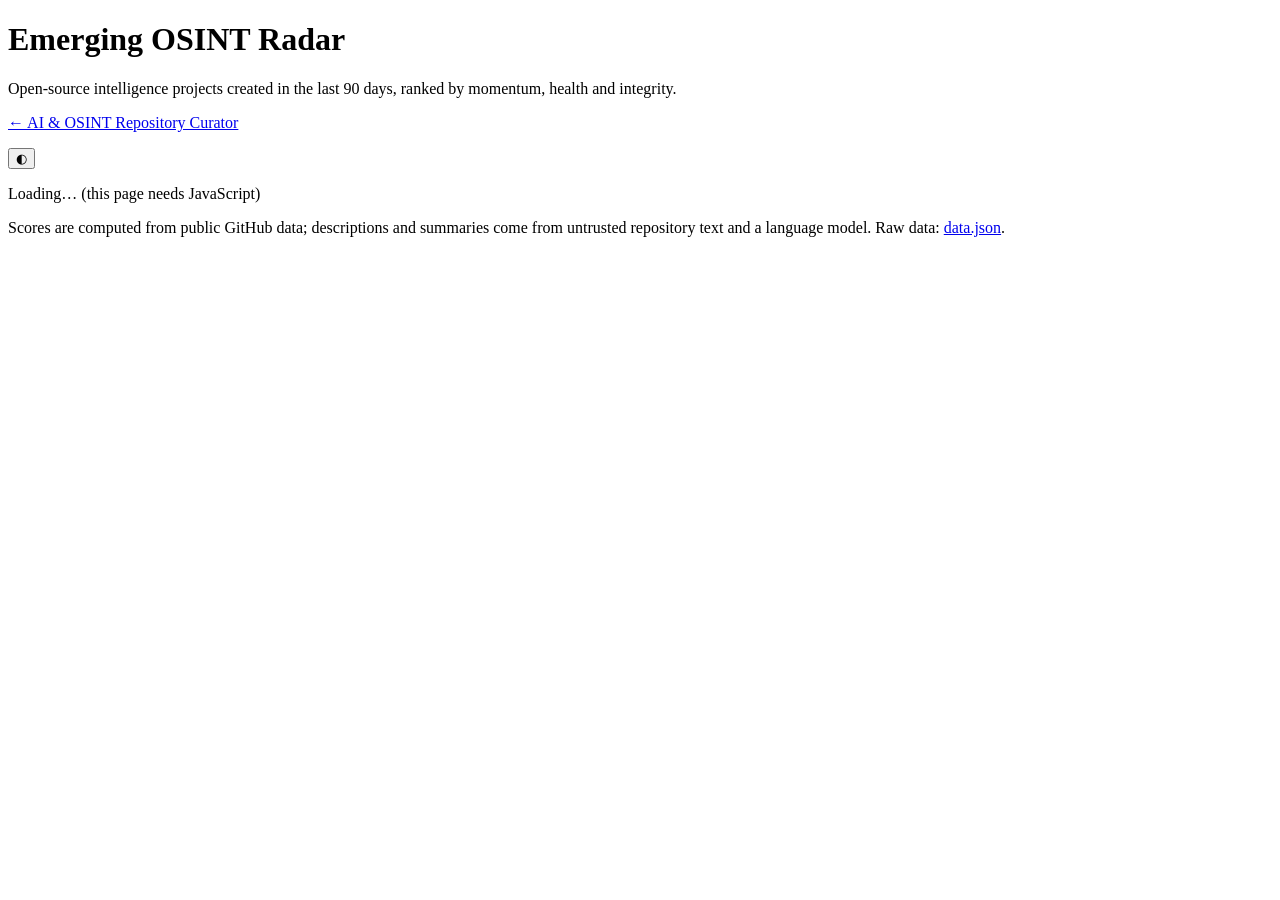
<file: osint_tracker/site_template/index.html>
<!DOCTYPE html>
<html lang="en">
<head>
<meta charset="UTF-8">
<meta name="viewport" content="width=device-width, initial-scale=1.0">
<!-- The page is self-contained: the browser itself refuses any request to another origin. -->
<meta http-equiv="Content-Security-Policy" content="default-src 'none'; style-src 'unsafe-inline'; script-src 'unsafe-inline'; base-uri 'none'; form-action 'none'">
<title>Emerging OSINT Radar</title>
<style>/*__STYLE__*/</style>
<script>
document.documentElement.classList.toggle('dark', (localStorage.getItem('theme') || (matchMedia('(prefers-color-scheme: dark)').matches ? 'dark' : 'light')) === 'dark');
</script>
</head>
<body>
<div class="container">
<header>
<h1>Emerging OSINT Radar</h1>
<p>Open-source intelligence projects created in the last <span id="window">90</span> days, ranked by momentum, health and integrity.</p>
<p class="muted small" id="stats"></p>
<p class="back"><a href="../">&larr; AI &amp; OSINT Repository Curator</a></p>
<button id="theme-toggle" type="button" aria-label="Toggle theme">&#9680;</button>
</header>
<main id="app"><p class="empty">Loading&hellip; (this page needs JavaScript)</p></main>
<footer>
<p>Scores are computed from public GitHub data; descriptions and summaries come from untrusted repository text and a language model. Raw data: <a href="data.json">data.json</a>.</p>
</footer>
</div>
<script type="application/json" id="osint-data">/*__DATA__*/</script>
<script>/*__LOGIC__*/</script>
<script>/*__UI__*/</script>
</body>
</html>
</file>
